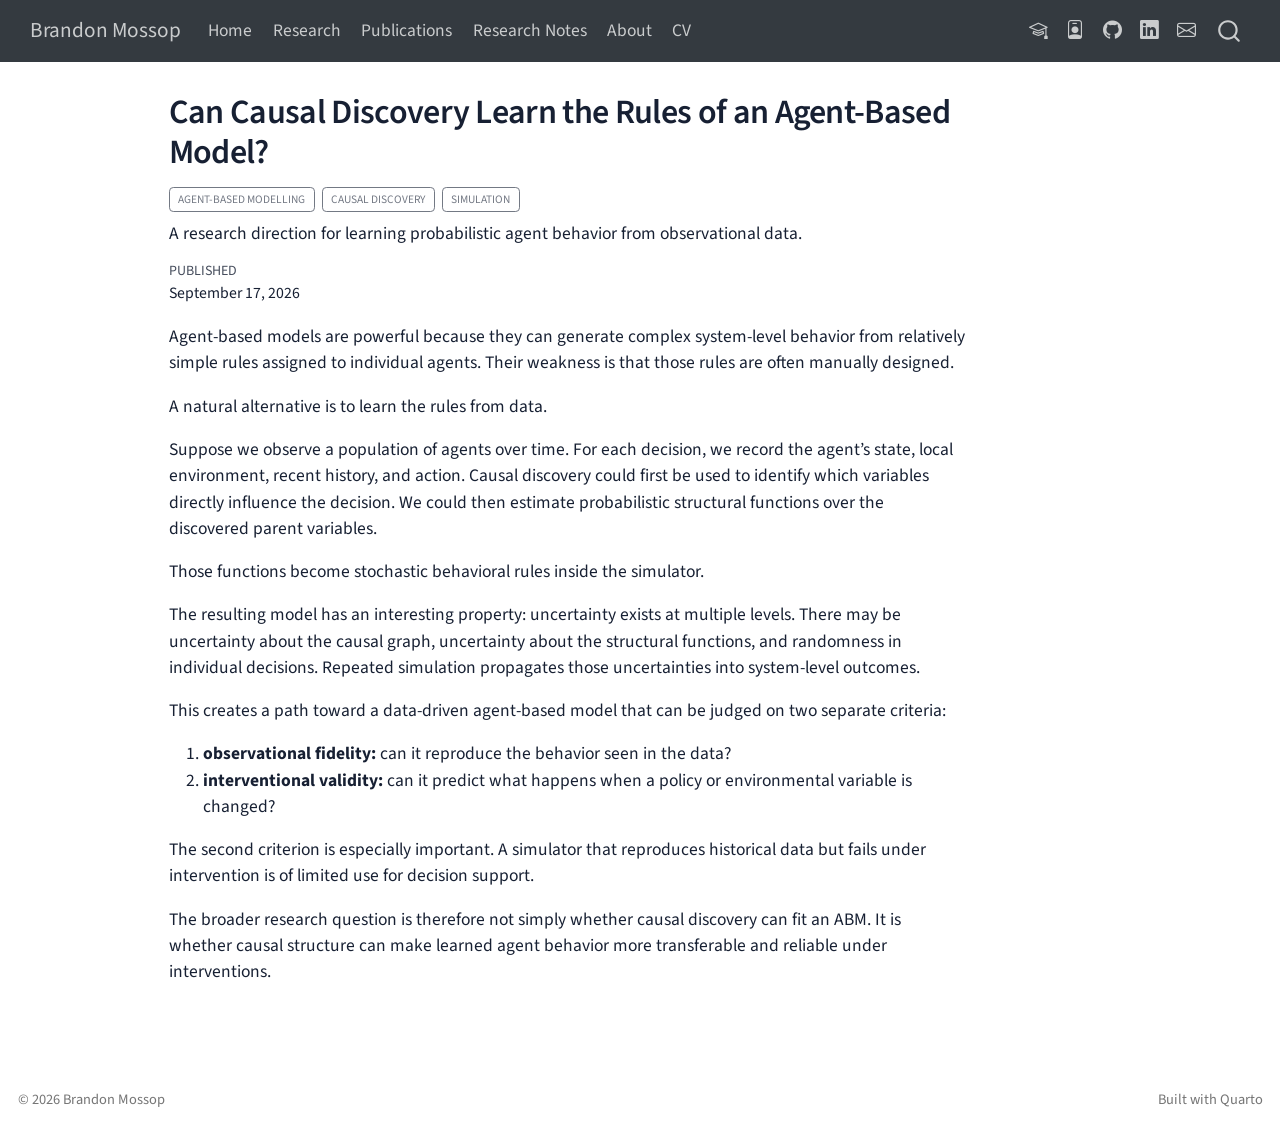
<file: posts/causal-abm/index.html>
<!DOCTYPE html>
<html xmlns="http://www.w3.org/1999/xhtml" lang="en" xml:lang="en"><head>

<meta charset="utf-8">
<meta name="generator" content="quarto-1.10.18">

<meta name="viewport" content="width=device-width, initial-scale=1.0, user-scalable=yes">

<meta name="dcterms.date" content="2026-09-17">
<meta name="description" content="A research direction for learning probabilistic agent behavior from observational data.">

<title>Can Causal Discovery Learn the Rules of an Agent-Based Model? – Brandon Mossop</title>
<style>
/* Default styles provided by pandoc.
** See https://pandoc.org/MANUAL.html#variables-for-html for config info.
*/
span.smallcaps{font-variant: small-caps;}
div.columns{display: flex; gap: 1.5em;}
div.column{flex: auto;}
@media screen {
div.columns{gap: min(4vw, 1.5em);}
div.column{overflow-x: auto;}
}
div.hanging-indent{margin-left: 1.5em; text-indent: -1.5em;}
ul.task-list{list-style: none;}
ul.task-list li input[type="checkbox"] {
  width: 0.8em;
  margin: 0 0.8em 0.2em -1em; /* quarto-specific, see https://github.com/quarto-dev/quarto-cli/issues/4556 */ 
  vertical-align: middle;
}
</style>


<script src="../../site_libs/quarto-nav/quarto-nav.js"></script>
<script src="../../site_libs/quarto-nav/headroom.min.js"></script>
<script src="../../site_libs/clipboard/clipboard.min.js"></script>
<script src="../../site_libs/quarto-search/autocomplete.umd.js"></script>
<script src="../../site_libs/quarto-search/fuse.min.js"></script>
<script src="../../site_libs/quarto-search/quarto-search.js"></script>
<meta name="quarto:offset" content="../../">
<link href="../../assets/personal-website-favicon.svg" rel="icon" type="image/svg+xml">
<script src="../../site_libs/quarto-html/quarto.js" type="module"></script>
<script src="../../site_libs/quarto-html/tabsets/tabsets.js" type="module"></script>
<script src="../../site_libs/quarto-html/popper.min.js"></script>
<script src="../../site_libs/quarto-html/tippy.umd.min.js"></script>
<script src="../../site_libs/quarto-html/anchor.min.js"></script>
<link href="../../site_libs/quarto-html/tippy.css" rel="stylesheet">
<link href="../../site_libs/quarto-html/quarto-syntax-highlighting-64a204ab8560d761af7679ceaba22944.css" rel="stylesheet" id="quarto-text-highlighting-styles">
<script src="../../site_libs/bootstrap/bootstrap.min.js"></script>
<link href="../../site_libs/bootstrap/bootstrap-icons.css" rel="stylesheet">
<link href="../../site_libs/bootstrap/bootstrap-1f8d4a1018e3d80cd5e6419dd02652f1.min.css" rel="stylesheet" append-hash="true" id="quarto-bootstrap" data-mode="light">
<script id="quarto-search-options" type="application/json">{
  "location": "navbar",
  "copy-button": false,
  "collapse-after": 3,
  "panel-placement": "end",
  "type": "overlay",
  "limit": 50,
  "keyboard-shortcut": [
    "f",
    "/",
    "s"
  ],
  "show-item-context": false,
  "language": {
    "search-no-results-text": "No results",
    "search-matching-documents-text": "matching documents",
    "search-copy-link-title": "Copy link to search",
    "search-hide-matches-text": "Hide additional matches",
    "search-more-match-text": "more match in this document",
    "search-more-matches-text": "more matches in this document",
    "search-clear-button-title": "Clear",
    "search-text-placeholder": "",
    "search-detached-cancel-button-title": "Cancel",
    "search-submit-button-title": "Submit",
    "search-label": "Search"
  }
}</script>
<style>html{ scroll-behavior: smooth; }</style>


<link rel="stylesheet" href="../../styles.css">
</head>

<body class="nav-fixed quarto-light">

<div id="quarto-search-results"></div>
  <header id="quarto-header" class="headroom fixed-top">
    <nav class="navbar navbar-expand-lg " data-bs-theme="dark">
      <div class="navbar-container container-fluid">
      <div class="navbar-brand-container mx-auto">
    <a class="navbar-brand" href="../../index.html">
    <span class="navbar-title">Brandon Mossop</span>
    </a>
  </div>
            <div id="quarto-search" class="" title="Search"></div>
          <button class="navbar-toggler" type="button" data-bs-toggle="collapse" data-bs-target="#navbarCollapse" aria-controls="navbarCollapse" role="menu" aria-expanded="false" aria-label="Toggle navigation" onclick="if (window.quartoToggleHeadroom) { window.quartoToggleHeadroom(); }">
  <span class="navbar-toggler-icon"></span>
</button>
          <div class="collapse navbar-collapse" id="navbarCollapse">
            <ul class="navbar-nav navbar-nav-scroll me-auto">
  <li class="nav-item">
    <a class="nav-link" href="../../index.html"> 
<span class="menu-text">Home</span></a>
  </li>  
  <li class="nav-item">
    <a class="nav-link" href="../../research.html"> 
<span class="menu-text">Research</span></a>
  </li>  
  <li class="nav-item">
    <a class="nav-link" href="../../publications.html"> 
<span class="menu-text">Publications</span></a>
  </li>  
  <li class="nav-item">
    <a class="nav-link" href="../../posts/index.html"> 
<span class="menu-text">Research Notes</span></a>
  </li>  
  <li class="nav-item">
    <a class="nav-link" href="../../about.html"> 
<span class="menu-text">About</span></a>
  </li>  
  <li class="nav-item">
    <a class="nav-link" href="../../cv.html"> 
<span class="menu-text">CV</span></a>
  </li>  
</ul>
            <ul class="navbar-nav navbar-nav-scroll ms-auto">
  <li class="nav-item compact">
    <a class="nav-link" href="https://scholar.google.com/citations?user=MAJ99A8AAAAJ&amp;hl=en&amp;oi=ao" target="_blank"> <i class="bi bi-mortarboard" role="img" aria-label="Google Scholar">
</i> 
<span class="menu-text"></span></a>
  </li>  
  <li class="nav-item compact">
    <a class="nav-link" href="https://orcid.org/0009-0000-6017-8079" target="_blank"> <i class="bi bi-person-badge" role="img" aria-label="ORCID">
</i> 
<span class="menu-text"></span></a>
  </li>  
  <li class="nav-item compact">
    <a class="nav-link" href="https://github.com/bdmossop" target="_blank"> <i class="bi bi-github" role="img" aria-label="GitHub">
</i> 
<span class="menu-text"></span></a>
  </li>  
  <li class="nav-item compact">
    <a class="nav-link" href="https://www.linkedin.com/in/brandon-mossop-1a27b799/" target="_blank"> <i class="bi bi-linkedin" role="img" aria-label="LinkedIn">
</i> 
<span class="menu-text"></span></a>
  </li>  
  <li class="nav-item compact">
    <a class="nav-link" href="mailto:brandon.mossop@queensu.ca"> <i class="bi bi-envelope" role="img" aria-label="Email Brandon Mossop">
</i> 
<span class="menu-text"></span></a>
  </li>  
</ul>
          </div> <!-- /navcollapse -->
            <div class="quarto-navbar-tools">
</div>
      </div> <!-- /container-fluid -->
    </nav>
</header>
<!-- content -->
<div id="quarto-content" class="quarto-container page-columns page-rows-contents page-layout-article page-navbar">
<!-- sidebar -->
<!-- margin-sidebar -->
    <div id="quarto-margin-sidebar" class="sidebar margin-sidebar zindex-bottom">
        
    </div>
<!-- main -->
<main class="content" id="quarto-document-content">

<header id="title-block-header" class="quarto-title-block default">
<div class="quarto-title">
<h1 class="title">Can Causal Discovery Learn the Rules of an Agent-Based Model?</h1>
  <div class="quarto-categories">
    <div class="quarto-category">Agent-Based Modelling</div>
    <div class="quarto-category">Causal Discovery</div>
    <div class="quarto-category">Simulation</div>
  </div>
  </div>

<div>
  <div class="description">
    A research direction for learning probabilistic agent behavior from observational data.
  </div>
</div>


<div class="quarto-title-meta">

    
    <div>
    <div class="quarto-title-meta-heading">Published</div>
    <div class="quarto-title-meta-contents">
      <p class="date">September 17, 2026</p>
    </div>
  </div>
  
    
  </div>
  


</header>


<p>Agent-based models are powerful because they can generate complex system-level behavior from relatively simple rules assigned to individual agents. Their weakness is that those rules are often manually designed.</p>
<p>A natural alternative is to learn the rules from data.</p>
<p>Suppose we observe a population of agents over time. For each decision, we record the agent’s state, local environment, recent history, and action. Causal discovery could first be used to identify which variables directly influence the decision. We could then estimate probabilistic structural functions over the discovered parent variables.</p>
<p>Those functions become stochastic behavioral rules inside the simulator.</p>
<p>The resulting model has an interesting property: uncertainty exists at multiple levels. There may be uncertainty about the causal graph, uncertainty about the structural functions, and randomness in individual decisions. Repeated simulation propagates those uncertainties into system-level outcomes.</p>
<p>This creates a path toward a data-driven agent-based model that can be judged on two separate criteria:</p>
<ol type="1">
<li><strong>observational fidelity:</strong> can it reproduce the behavior seen in the data?</li>
<li><strong>interventional validity:</strong> can it predict what happens when a policy or environmental variable is changed?</li>
</ol>
<p>The second criterion is especially important. A simulator that reproduces historical data but fails under intervention is of limited use for decision support.</p>
<p>The broader research question is therefore not simply whether causal discovery can fit an ABM. It is whether causal structure can make learned agent behavior more transferable and reliable under interventions.</p>



<a onclick="window.scrollTo(0, 0); return false;" role="button" id="quarto-back-to-top"><i class="bi bi-arrow-up"></i> Back to top</a></main> <!-- /main -->
<script id="quarto-html-after-body" type="application/javascript">
  window.document.addEventListener("DOMContentLoaded", function (event) {
    const icon = "";
    const anchorJS = new window.AnchorJS();
    anchorJS.options = {
      placement: 'right',
      icon: icon
    };
    anchorJS.add('.anchored');
    const isCodeAnnotation = (el) => {
      for (const clz of el.classList) {
        if (clz.startsWith('code-annotation-')) {                     
          return true;
        }
      }
      return false;
    }
    const onCopySuccess = function(e) {
      // button target
      const button = e.trigger;
      // don't keep focus
      button.blur();
      // flash "checked"
      button.classList.add('code-copy-button-checked');
      var currentTitle = button.getAttribute("title");
      button.setAttribute("title", "Copied!");
      let tooltip;
      if (window.bootstrap) {
        button.setAttribute("data-bs-toggle", "tooltip");
        button.setAttribute("data-bs-placement", "left");
        button.setAttribute("data-bs-title", "Copied!");
        tooltip = new bootstrap.Tooltip(button, 
          { trigger: "manual", 
            customClass: "code-copy-button-tooltip",
            offset: [0, -8]});
        tooltip.show();    
      }
      setTimeout(function() {
        if (tooltip) {
          tooltip.hide();
          button.removeAttribute("data-bs-title");
          button.removeAttribute("data-bs-toggle");
          button.removeAttribute("data-bs-placement");
        }
        button.setAttribute("title", currentTitle);
        button.classList.remove('code-copy-button-checked');
      }, 1000);
      // clear code selection
      e.clearSelection();
    }
    const getTextToCopy = function(trigger) {
      const outerScaffold = trigger.parentElement.cloneNode(true);
      const codeEl = outerScaffold.querySelector('code');
      for (const childEl of codeEl.children) {
        if (isCodeAnnotation(childEl)) {
          childEl.remove();
        }
      }
      return codeEl.innerText;
    }
    const clipboard = new window.ClipboardJS('.code-copy-button:not([data-in-quarto-modal])', {
      text: getTextToCopy
    });
    clipboard.on('success', onCopySuccess);
    if (window.document.getElementById('quarto-embedded-source-code-modal')) {
      const clipboardModal = new window.ClipboardJS('.code-copy-button[data-in-quarto-modal]', {
        text: getTextToCopy,
        container: window.document.getElementById('quarto-embedded-source-code-modal')
      });
      clipboardModal.on('success', onCopySuccess);
    }
      var localhostRegex = new RegExp(/^(?:http|https):\/\/localhost\:?[0-9]*\//);
      var mailtoRegex = new RegExp(/^mailto:/);
        var filterRegex = new RegExp("https:\/\/brandonmossop\.com");
      var isInternal = (href) => {
          return filterRegex.test(href) || localhostRegex.test(href) || mailtoRegex.test(href);
      }
      // Inspect non-navigation links and adorn them if external
     var links = window.document.querySelectorAll('a[href]:not(.nav-link):not(.navbar-brand):not(.toc-action):not(.sidebar-link):not(.sidebar-item-toggle):not(.pagination-link):not(.no-external):not([aria-hidden]):not(.dropdown-item):not(.quarto-navigation-tool):not(.about-link)');
      for (var i=0; i<links.length; i++) {
        const link = links[i];
        if (!isInternal(link.href)) {
          // undo the damage that might have been done by quarto-nav.js in the case of
          // links that we want to consider external
          if (link.dataset.originalHref !== undefined) {
            link.href = link.dataset.originalHref;
          }
            // target, if specified
            link.setAttribute("target", "_blank");
            if (link.getAttribute("rel") === null) {
              link.setAttribute("rel", "noopener");
            }
        }
      }
    function tippyHover(el, contentFn, onTriggerFn, onUntriggerFn) {
      const config = {
        allowHTML: true,
        maxWidth: 500,
        delay: 100,
        arrow: false,
        appendTo: function(el) {
            return el.parentElement;
        },
        interactive: true,
        interactiveBorder: 10,
        theme: 'quarto',
        placement: 'bottom-start',
      };
      if (contentFn) {
        config.content = contentFn;
      }
      if (onTriggerFn) {
        config.onTrigger = onTriggerFn;
      }
      if (onUntriggerFn) {
        config.onUntrigger = onUntriggerFn;
      }
      window.tippy(el, config); 
    }
    const noterefs = window.document.querySelectorAll('a[role="doc-noteref"]');
    for (var i=0; i<noterefs.length; i++) {
      const ref = noterefs[i];
      tippyHover(ref, function() {
        // use id or data attribute instead here
        let href = ref.getAttribute('data-footnote-href') || ref.getAttribute('href');
        try { href = new URL(href).hash; } catch {}
        const id = href.replace(/^#\/?/, "");
        const note = window.document.getElementById(id);
        if (note) {
          return note.innerHTML;
        } else {
          return "";
        }
      });
    }
    const xrefs = window.document.querySelectorAll('a.quarto-xref');
    const processXRef = (id, note) => {
      // Strip column container classes
      const stripColumnClz = (el) => {
        el.classList.remove("page-full", "page-columns");
        if (el.children) {
          for (const child of el.children) {
            stripColumnClz(child);
          }
        }
      }
      stripColumnClz(note)
      if (id === null || id.startsWith('sec-')) {
        // Special case sections, only their first couple elements
        const container = document.createElement("div");
        if (note.children && note.children.length > 2) {
          container.appendChild(note.children[0].cloneNode(true));
          for (let i = 1; i < note.children.length; i++) {
            const child = note.children[i];
            if (child.tagName === "P" && child.innerText === "") {
              continue;
            } else {
              container.appendChild(child.cloneNode(true));
              break;
            }
          }
          if (window.Quarto?.typesetMath) {
            window.Quarto.typesetMath(container);
          }
          return container.innerHTML
        } else {
          if (window.Quarto?.typesetMath) {
            window.Quarto.typesetMath(note);
          }
          return note.innerHTML;
        }
      } else {
        // Remove any anchor links if they are present
        const anchorLink = note.querySelector('a.anchorjs-link');
        if (anchorLink) {
          anchorLink.remove();
        }
        if (window.Quarto?.typesetMath) {
          window.Quarto.typesetMath(note);
        }
        if (note.classList.contains("callout")) {
          return note.outerHTML;
        } else {
          return note.innerHTML;
        }
      }
    }
    for (var i=0; i<xrefs.length; i++) {
      const xref = xrefs[i];
      tippyHover(xref, undefined, function(instance) {
        instance.disable();
        let url = xref.getAttribute('href');
        let hash = undefined; 
        if (url.startsWith('#')) {
          hash = url;
        } else {
          try { hash = new URL(url).hash; } catch {}
        }
        if (hash) {
          const id = hash.replace(/^#\/?/, "");
          const note = window.document.getElementById(id);
          if (note !== null) {
            try {
              const html = processXRef(id, note.cloneNode(true));
              instance.setContent(html);
            } finally {
              instance.enable();
              instance.show();
            }
          } else {
            // See if we can fetch this
            fetch(url.split('#')[0])
            .then(res => res.text())
            .then(html => {
              const parser = new DOMParser();
              const htmlDoc = parser.parseFromString(html, "text/html");
              const note = htmlDoc.getElementById(id);
              if (note !== null) {
                const html = processXRef(id, note);
                instance.setContent(html);
              } 
            }).finally(() => {
              instance.enable();
              instance.show();
            });
          }
        } else {
          // See if we can fetch a full url (with no hash to target)
          // This is a special case and we should probably do some content thinning / targeting
          fetch(url)
          .then(res => res.text())
          .then(html => {
            const parser = new DOMParser();
            const htmlDoc = parser.parseFromString(html, "text/html");
            const note = htmlDoc.querySelector('main.content');
            if (note !== null) {
              // This should only happen for chapter cross references
              // (since there is no id in the URL)
              // remove the first header
              if (note.children.length > 0 && note.children[0].tagName === "HEADER") {
                note.children[0].remove();
              }
              const html = processXRef(null, note);
              instance.setContent(html);
            } 
          }).finally(() => {
            instance.enable();
            instance.show();
          });
        }
      }, function(instance) {
      });
    }
        let selectedAnnoteEl;
        const selectorForAnnotation = ( cell, annotation) => {
          let cellAttr = 'data-code-cell="' + cell + '"';
          let lineAttr = 'data-code-annotation="' +  annotation + '"';
          const selector = 'span[' + cellAttr + '][' + lineAttr + ']';
          return selector;
        }
        const selectCodeLines = (annoteEl) => {
          const doc = window.document;
          const targetCell = annoteEl.getAttribute("data-target-cell");
          const targetAnnotation = annoteEl.getAttribute("data-target-annotation");
          const annoteSpan = window.document.querySelector(selectorForAnnotation(targetCell, targetAnnotation));
          const lines = annoteSpan.getAttribute("data-code-lines").split(",");
          const lineIds = lines.map((line) => {
            return targetCell + "-" + line;
          })
          let top = null;
          let height = null;
          let parent = null;
          if (lineIds.length > 0) {
              //compute the position of the single el (top and bottom and make a div)
              const el = window.document.getElementById(lineIds[0]);
              top = el.offsetTop;
              height = el.offsetHeight;
              parent = el.parentElement.parentElement;
            if (lineIds.length > 1) {
              const lastEl = window.document.getElementById(lineIds[lineIds.length - 1]);
              const bottom = lastEl.offsetTop + lastEl.offsetHeight;
              height = bottom - top;
            }
            if (top !== null && height !== null && parent !== null) {
              // cook up a div (if necessary) and position it 
              let div = window.document.getElementById("code-annotation-line-highlight");
              if (div === null) {
                div = window.document.createElement("div");
                div.setAttribute("id", "code-annotation-line-highlight");
                div.style.position = 'absolute';
                parent.appendChild(div);
              }
              div.style.top = top - 2 + "px";
              div.style.height = height + 4 + "px";
              div.style.left = 0;
              let gutterDiv = window.document.getElementById("code-annotation-line-highlight-gutter");
              if (gutterDiv === null) {
                gutterDiv = window.document.createElement("div");
                gutterDiv.setAttribute("id", "code-annotation-line-highlight-gutter");
                gutterDiv.style.position = 'absolute';
                const codeCell = window.document.getElementById(targetCell);
                const gutter = codeCell.querySelector('.code-annotation-gutter');
                gutter.appendChild(gutterDiv);
              }
              gutterDiv.style.top = top - 2 + "px";
              gutterDiv.style.height = height + 4 + "px";
            }
            selectedAnnoteEl = annoteEl;
          }
        };
        const unselectCodeLines = () => {
          const elementsIds = ["code-annotation-line-highlight", "code-annotation-line-highlight-gutter"];
          elementsIds.forEach((elId) => {
            const div = window.document.getElementById(elId);
            if (div) {
              div.remove();
            }
          });
          selectedAnnoteEl = undefined;
        };
          // Handle positioning of the toggle
      window.addEventListener(
        "resize",
        throttle(() => {
          elRect = undefined;
          if (selectedAnnoteEl) {
            selectCodeLines(selectedAnnoteEl);
          }
        }, 10)
      );
      function throttle(fn, ms) {
      let throttle = false;
      let timer;
        return (...args) => {
          if(!throttle) { // first call gets through
              fn.apply(this, args);
              throttle = true;
          } else { // all the others get throttled
              if(timer) clearTimeout(timer); // cancel #2
              timer = setTimeout(() => {
                fn.apply(this, args);
                timer = throttle = false;
              }, ms);
          }
        };
      }
        // Attach click handler to the DT
        const annoteDls = window.document.querySelectorAll('dt[data-target-cell]');
        for (const annoteDlNode of annoteDls) {
          annoteDlNode.addEventListener('click', (event) => {
            const clickedEl = event.target;
            if (clickedEl !== selectedAnnoteEl) {
              unselectCodeLines();
              const activeEl = window.document.querySelector('dt[data-target-cell].code-annotation-active');
              if (activeEl) {
                activeEl.classList.remove('code-annotation-active');
              }
              selectCodeLines(clickedEl);
              clickedEl.classList.add('code-annotation-active');
            } else {
              // Unselect the line
              unselectCodeLines();
              clickedEl.classList.remove('code-annotation-active');
            }
          });
        }
    const findCites = (el) => {
      const parentEl = el.parentElement;
      if (parentEl) {
        const cites = parentEl.dataset.cites;
        if (cites) {
          return {
            el,
            cites: cites.split(' ')
          };
        } else {
          return findCites(el.parentElement)
        }
      } else {
        return undefined;
      }
    };
    var bibliorefs = window.document.querySelectorAll('a[role="doc-biblioref"]');
    for (var i=0; i<bibliorefs.length; i++) {
      const ref = bibliorefs[i];
      const citeInfo = findCites(ref);
      if (citeInfo) {
        tippyHover(citeInfo.el, function() {
          var popup = window.document.createElement('div');
          citeInfo.cites.forEach(function(cite) {
            var citeDiv = window.document.createElement('div');
            citeDiv.classList.add('hanging-indent');
            citeDiv.classList.add('csl-entry');
            var biblioDiv = window.document.getElementById('ref-' + cite);
            if (biblioDiv) {
              citeDiv.innerHTML = biblioDiv.innerHTML;
            }
            popup.appendChild(citeDiv);
          });
          return popup.innerHTML;
        });
      }
    }
  });
  </script>
</div> <!-- /content -->
<footer class="footer">
  <div class="nav-footer">
    <div class="nav-footer-left">
<p>© 2026 Brandon Mossop</p>
</div>   
    <div class="nav-footer-center">
      &nbsp;
    </div>
    <div class="nav-footer-right">
<p>Built with Quarto</p>
</div>
  </div>
</footer>




<script src="../../site_libs/quarto-html/zenscroll-min.js"></script>
</body></html>
</file>
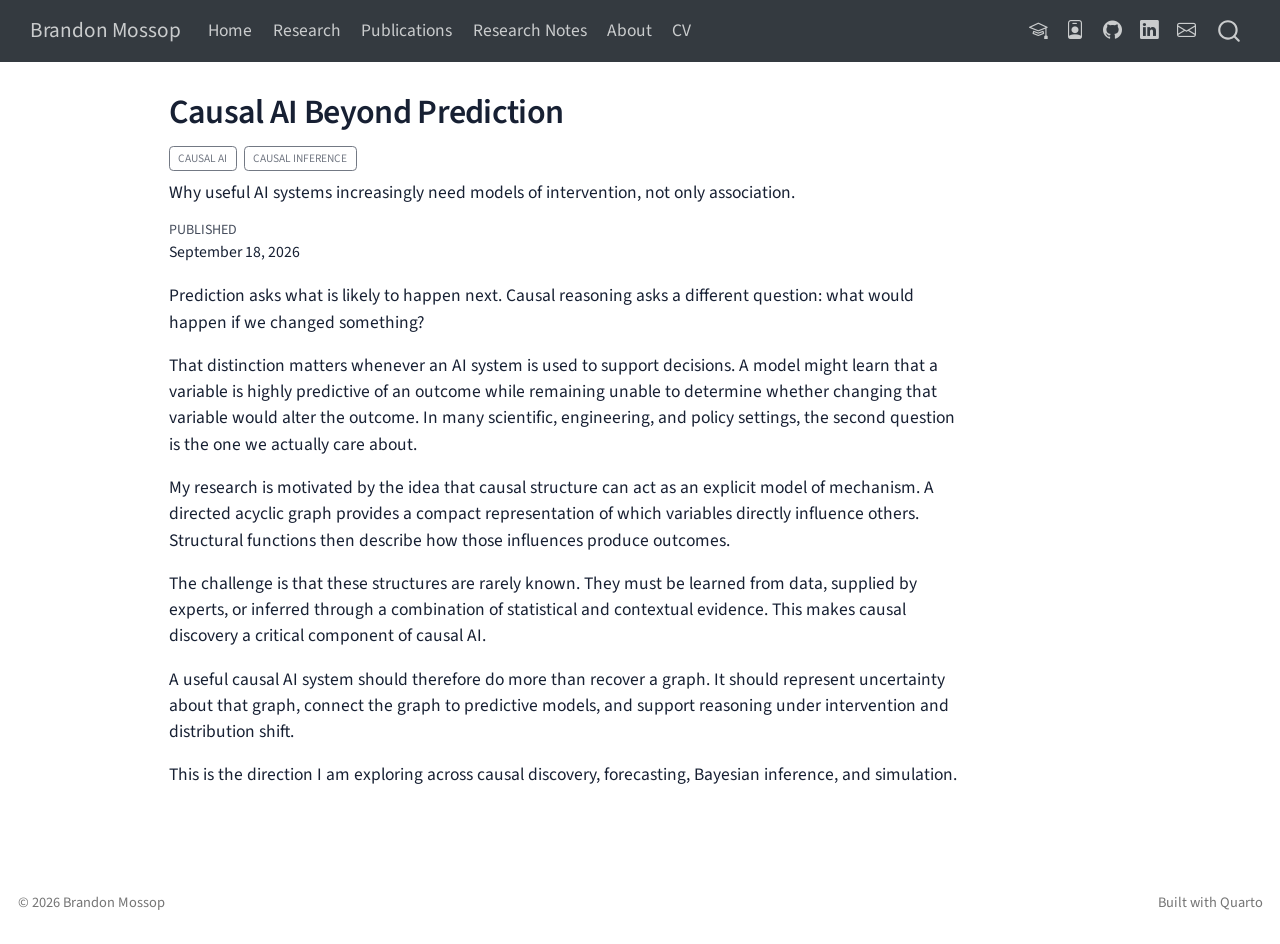
<file: posts/causal-ai-beyond-prediction/index.html>
<!DOCTYPE html>
<html xmlns="http://www.w3.org/1999/xhtml" lang="en" xml:lang="en"><head>

<meta charset="utf-8">
<meta name="generator" content="quarto-1.10.18">

<meta name="viewport" content="width=device-width, initial-scale=1.0, user-scalable=yes">

<meta name="dcterms.date" content="2026-09-18">
<meta name="description" content="Why useful AI systems increasingly need models of intervention, not only association.">

<title>Causal AI Beyond Prediction – Brandon Mossop</title>
<style>
/* Default styles provided by pandoc.
** See https://pandoc.org/MANUAL.html#variables-for-html for config info.
*/
span.smallcaps{font-variant: small-caps;}
div.columns{display: flex; gap: 1.5em;}
div.column{flex: auto;}
@media screen {
div.columns{gap: min(4vw, 1.5em);}
div.column{overflow-x: auto;}
}
div.hanging-indent{margin-left: 1.5em; text-indent: -1.5em;}
ul.task-list{list-style: none;}
ul.task-list li input[type="checkbox"] {
  width: 0.8em;
  margin: 0 0.8em 0.2em -1em; /* quarto-specific, see https://github.com/quarto-dev/quarto-cli/issues/4556 */ 
  vertical-align: middle;
}
</style>


<script src="../../site_libs/quarto-nav/quarto-nav.js"></script>
<script src="../../site_libs/quarto-nav/headroom.min.js"></script>
<script src="../../site_libs/clipboard/clipboard.min.js"></script>
<script src="../../site_libs/quarto-search/autocomplete.umd.js"></script>
<script src="../../site_libs/quarto-search/fuse.min.js"></script>
<script src="../../site_libs/quarto-search/quarto-search.js"></script>
<meta name="quarto:offset" content="../../">
<link href="../../assets/personal-website-favicon.svg" rel="icon" type="image/svg+xml">
<script src="../../site_libs/quarto-html/quarto.js" type="module"></script>
<script src="../../site_libs/quarto-html/tabsets/tabsets.js" type="module"></script>
<script src="../../site_libs/quarto-html/popper.min.js"></script>
<script src="../../site_libs/quarto-html/tippy.umd.min.js"></script>
<script src="../../site_libs/quarto-html/anchor.min.js"></script>
<link href="../../site_libs/quarto-html/tippy.css" rel="stylesheet">
<link href="../../site_libs/quarto-html/quarto-syntax-highlighting-64a204ab8560d761af7679ceaba22944.css" rel="stylesheet" id="quarto-text-highlighting-styles">
<script src="../../site_libs/bootstrap/bootstrap.min.js"></script>
<link href="../../site_libs/bootstrap/bootstrap-icons.css" rel="stylesheet">
<link href="../../site_libs/bootstrap/bootstrap-1f8d4a1018e3d80cd5e6419dd02652f1.min.css" rel="stylesheet" append-hash="true" id="quarto-bootstrap" data-mode="light">
<script id="quarto-search-options" type="application/json">{
  "location": "navbar",
  "copy-button": false,
  "collapse-after": 3,
  "panel-placement": "end",
  "type": "overlay",
  "limit": 50,
  "keyboard-shortcut": [
    "f",
    "/",
    "s"
  ],
  "show-item-context": false,
  "language": {
    "search-no-results-text": "No results",
    "search-matching-documents-text": "matching documents",
    "search-copy-link-title": "Copy link to search",
    "search-hide-matches-text": "Hide additional matches",
    "search-more-match-text": "more match in this document",
    "search-more-matches-text": "more matches in this document",
    "search-clear-button-title": "Clear",
    "search-text-placeholder": "",
    "search-detached-cancel-button-title": "Cancel",
    "search-submit-button-title": "Submit",
    "search-label": "Search"
  }
}</script>
<style>html{ scroll-behavior: smooth; }</style>


<link rel="stylesheet" href="../../styles.css">
</head>

<body class="nav-fixed quarto-light">

<div id="quarto-search-results"></div>
  <header id="quarto-header" class="headroom fixed-top">
    <nav class="navbar navbar-expand-lg " data-bs-theme="dark">
      <div class="navbar-container container-fluid">
      <div class="navbar-brand-container mx-auto">
    <a class="navbar-brand" href="../../index.html">
    <span class="navbar-title">Brandon Mossop</span>
    </a>
  </div>
            <div id="quarto-search" class="" title="Search"></div>
          <button class="navbar-toggler" type="button" data-bs-toggle="collapse" data-bs-target="#navbarCollapse" aria-controls="navbarCollapse" role="menu" aria-expanded="false" aria-label="Toggle navigation" onclick="if (window.quartoToggleHeadroom) { window.quartoToggleHeadroom(); }">
  <span class="navbar-toggler-icon"></span>
</button>
          <div class="collapse navbar-collapse" id="navbarCollapse">
            <ul class="navbar-nav navbar-nav-scroll me-auto">
  <li class="nav-item">
    <a class="nav-link" href="../../index.html"> 
<span class="menu-text">Home</span></a>
  </li>  
  <li class="nav-item">
    <a class="nav-link" href="../../research.html"> 
<span class="menu-text">Research</span></a>
  </li>  
  <li class="nav-item">
    <a class="nav-link" href="../../publications.html"> 
<span class="menu-text">Publications</span></a>
  </li>  
  <li class="nav-item">
    <a class="nav-link" href="../../posts/index.html"> 
<span class="menu-text">Research Notes</span></a>
  </li>  
  <li class="nav-item">
    <a class="nav-link" href="../../about.html"> 
<span class="menu-text">About</span></a>
  </li>  
  <li class="nav-item">
    <a class="nav-link" href="../../cv.html"> 
<span class="menu-text">CV</span></a>
  </li>  
</ul>
            <ul class="navbar-nav navbar-nav-scroll ms-auto">
  <li class="nav-item compact">
    <a class="nav-link" href="https://scholar.google.com/citations?user=MAJ99A8AAAAJ&amp;hl=en&amp;oi=ao" target="_blank"> <i class="bi bi-mortarboard" role="img" aria-label="Google Scholar">
</i> 
<span class="menu-text"></span></a>
  </li>  
  <li class="nav-item compact">
    <a class="nav-link" href="https://orcid.org/0009-0000-6017-8079" target="_blank"> <i class="bi bi-person-badge" role="img" aria-label="ORCID">
</i> 
<span class="menu-text"></span></a>
  </li>  
  <li class="nav-item compact">
    <a class="nav-link" href="https://github.com/bdmossop" target="_blank"> <i class="bi bi-github" role="img" aria-label="GitHub">
</i> 
<span class="menu-text"></span></a>
  </li>  
  <li class="nav-item compact">
    <a class="nav-link" href="https://www.linkedin.com/in/brandon-mossop-1a27b799/" target="_blank"> <i class="bi bi-linkedin" role="img" aria-label="LinkedIn">
</i> 
<span class="menu-text"></span></a>
  </li>  
  <li class="nav-item compact">
    <a class="nav-link" href="mailto:brandon.mossop@queensu.ca"> <i class="bi bi-envelope" role="img" aria-label="Email Brandon Mossop">
</i> 
<span class="menu-text"></span></a>
  </li>  
</ul>
          </div> <!-- /navcollapse -->
            <div class="quarto-navbar-tools">
</div>
      </div> <!-- /container-fluid -->
    </nav>
</header>
<!-- content -->
<div id="quarto-content" class="quarto-container page-columns page-rows-contents page-layout-article page-navbar">
<!-- sidebar -->
<!-- margin-sidebar -->
    <div id="quarto-margin-sidebar" class="sidebar margin-sidebar zindex-bottom">
        
    </div>
<!-- main -->
<main class="content" id="quarto-document-content">

<header id="title-block-header" class="quarto-title-block default">
<div class="quarto-title">
<h1 class="title">Causal AI Beyond Prediction</h1>
  <div class="quarto-categories">
    <div class="quarto-category">Causal AI</div>
    <div class="quarto-category">Causal Inference</div>
  </div>
  </div>

<div>
  <div class="description">
    Why useful AI systems increasingly need models of intervention, not only association.
  </div>
</div>


<div class="quarto-title-meta">

    
    <div>
    <div class="quarto-title-meta-heading">Published</div>
    <div class="quarto-title-meta-contents">
      <p class="date">September 18, 2026</p>
    </div>
  </div>
  
    
  </div>
  


</header>


<p>Prediction asks what is likely to happen next. Causal reasoning asks a different question: what would happen if we changed something?</p>
<p>That distinction matters whenever an AI system is used to support decisions. A model might learn that a variable is highly predictive of an outcome while remaining unable to determine whether changing that variable would alter the outcome. In many scientific, engineering, and policy settings, the second question is the one we actually care about.</p>
<p>My research is motivated by the idea that causal structure can act as an explicit model of mechanism. A directed acyclic graph provides a compact representation of which variables directly influence others. Structural functions then describe how those influences produce outcomes.</p>
<p>The challenge is that these structures are rarely known. They must be learned from data, supplied by experts, or inferred through a combination of statistical and contextual evidence. This makes causal discovery a critical component of causal AI.</p>
<p>A useful causal AI system should therefore do more than recover a graph. It should represent uncertainty about that graph, connect the graph to predictive models, and support reasoning under intervention and distribution shift.</p>
<p>This is the direction I am exploring across causal discovery, forecasting, Bayesian inference, and simulation.</p>



<a onclick="window.scrollTo(0, 0); return false;" role="button" id="quarto-back-to-top"><i class="bi bi-arrow-up"></i> Back to top</a></main> <!-- /main -->
<script id="quarto-html-after-body" type="application/javascript">
  window.document.addEventListener("DOMContentLoaded", function (event) {
    const icon = "";
    const anchorJS = new window.AnchorJS();
    anchorJS.options = {
      placement: 'right',
      icon: icon
    };
    anchorJS.add('.anchored');
    const isCodeAnnotation = (el) => {
      for (const clz of el.classList) {
        if (clz.startsWith('code-annotation-')) {                     
          return true;
        }
      }
      return false;
    }
    const onCopySuccess = function(e) {
      // button target
      const button = e.trigger;
      // don't keep focus
      button.blur();
      // flash "checked"
      button.classList.add('code-copy-button-checked');
      var currentTitle = button.getAttribute("title");
      button.setAttribute("title", "Copied!");
      let tooltip;
      if (window.bootstrap) {
        button.setAttribute("data-bs-toggle", "tooltip");
        button.setAttribute("data-bs-placement", "left");
        button.setAttribute("data-bs-title", "Copied!");
        tooltip = new bootstrap.Tooltip(button, 
          { trigger: "manual", 
            customClass: "code-copy-button-tooltip",
            offset: [0, -8]});
        tooltip.show();    
      }
      setTimeout(function() {
        if (tooltip) {
          tooltip.hide();
          button.removeAttribute("data-bs-title");
          button.removeAttribute("data-bs-toggle");
          button.removeAttribute("data-bs-placement");
        }
        button.setAttribute("title", currentTitle);
        button.classList.remove('code-copy-button-checked');
      }, 1000);
      // clear code selection
      e.clearSelection();
    }
    const getTextToCopy = function(trigger) {
      const outerScaffold = trigger.parentElement.cloneNode(true);
      const codeEl = outerScaffold.querySelector('code');
      for (const childEl of codeEl.children) {
        if (isCodeAnnotation(childEl)) {
          childEl.remove();
        }
      }
      return codeEl.innerText;
    }
    const clipboard = new window.ClipboardJS('.code-copy-button:not([data-in-quarto-modal])', {
      text: getTextToCopy
    });
    clipboard.on('success', onCopySuccess);
    if (window.document.getElementById('quarto-embedded-source-code-modal')) {
      const clipboardModal = new window.ClipboardJS('.code-copy-button[data-in-quarto-modal]', {
        text: getTextToCopy,
        container: window.document.getElementById('quarto-embedded-source-code-modal')
      });
      clipboardModal.on('success', onCopySuccess);
    }
      var localhostRegex = new RegExp(/^(?:http|https):\/\/localhost\:?[0-9]*\//);
      var mailtoRegex = new RegExp(/^mailto:/);
        var filterRegex = new RegExp("https:\/\/brandonmossop\.com");
      var isInternal = (href) => {
          return filterRegex.test(href) || localhostRegex.test(href) || mailtoRegex.test(href);
      }
      // Inspect non-navigation links and adorn them if external
     var links = window.document.querySelectorAll('a[href]:not(.nav-link):not(.navbar-brand):not(.toc-action):not(.sidebar-link):not(.sidebar-item-toggle):not(.pagination-link):not(.no-external):not([aria-hidden]):not(.dropdown-item):not(.quarto-navigation-tool):not(.about-link)');
      for (var i=0; i<links.length; i++) {
        const link = links[i];
        if (!isInternal(link.href)) {
          // undo the damage that might have been done by quarto-nav.js in the case of
          // links that we want to consider external
          if (link.dataset.originalHref !== undefined) {
            link.href = link.dataset.originalHref;
          }
            // target, if specified
            link.setAttribute("target", "_blank");
            if (link.getAttribute("rel") === null) {
              link.setAttribute("rel", "noopener");
            }
        }
      }
    function tippyHover(el, contentFn, onTriggerFn, onUntriggerFn) {
      const config = {
        allowHTML: true,
        maxWidth: 500,
        delay: 100,
        arrow: false,
        appendTo: function(el) {
            return el.parentElement;
        },
        interactive: true,
        interactiveBorder: 10,
        theme: 'quarto',
        placement: 'bottom-start',
      };
      if (contentFn) {
        config.content = contentFn;
      }
      if (onTriggerFn) {
        config.onTrigger = onTriggerFn;
      }
      if (onUntriggerFn) {
        config.onUntrigger = onUntriggerFn;
      }
      window.tippy(el, config); 
    }
    const noterefs = window.document.querySelectorAll('a[role="doc-noteref"]');
    for (var i=0; i<noterefs.length; i++) {
      const ref = noterefs[i];
      tippyHover(ref, function() {
        // use id or data attribute instead here
        let href = ref.getAttribute('data-footnote-href') || ref.getAttribute('href');
        try { href = new URL(href).hash; } catch {}
        const id = href.replace(/^#\/?/, "");
        const note = window.document.getElementById(id);
        if (note) {
          return note.innerHTML;
        } else {
          return "";
        }
      });
    }
    const xrefs = window.document.querySelectorAll('a.quarto-xref');
    const processXRef = (id, note) => {
      // Strip column container classes
      const stripColumnClz = (el) => {
        el.classList.remove("page-full", "page-columns");
        if (el.children) {
          for (const child of el.children) {
            stripColumnClz(child);
          }
        }
      }
      stripColumnClz(note)
      if (id === null || id.startsWith('sec-')) {
        // Special case sections, only their first couple elements
        const container = document.createElement("div");
        if (note.children && note.children.length > 2) {
          container.appendChild(note.children[0].cloneNode(true));
          for (let i = 1; i < note.children.length; i++) {
            const child = note.children[i];
            if (child.tagName === "P" && child.innerText === "") {
              continue;
            } else {
              container.appendChild(child.cloneNode(true));
              break;
            }
          }
          if (window.Quarto?.typesetMath) {
            window.Quarto.typesetMath(container);
          }
          return container.innerHTML
        } else {
          if (window.Quarto?.typesetMath) {
            window.Quarto.typesetMath(note);
          }
          return note.innerHTML;
        }
      } else {
        // Remove any anchor links if they are present
        const anchorLink = note.querySelector('a.anchorjs-link');
        if (anchorLink) {
          anchorLink.remove();
        }
        if (window.Quarto?.typesetMath) {
          window.Quarto.typesetMath(note);
        }
        if (note.classList.contains("callout")) {
          return note.outerHTML;
        } else {
          return note.innerHTML;
        }
      }
    }
    for (var i=0; i<xrefs.length; i++) {
      const xref = xrefs[i];
      tippyHover(xref, undefined, function(instance) {
        instance.disable();
        let url = xref.getAttribute('href');
        let hash = undefined; 
        if (url.startsWith('#')) {
          hash = url;
        } else {
          try { hash = new URL(url).hash; } catch {}
        }
        if (hash) {
          const id = hash.replace(/^#\/?/, "");
          const note = window.document.getElementById(id);
          if (note !== null) {
            try {
              const html = processXRef(id, note.cloneNode(true));
              instance.setContent(html);
            } finally {
              instance.enable();
              instance.show();
            }
          } else {
            // See if we can fetch this
            fetch(url.split('#')[0])
            .then(res => res.text())
            .then(html => {
              const parser = new DOMParser();
              const htmlDoc = parser.parseFromString(html, "text/html");
              const note = htmlDoc.getElementById(id);
              if (note !== null) {
                const html = processXRef(id, note);
                instance.setContent(html);
              } 
            }).finally(() => {
              instance.enable();
              instance.show();
            });
          }
        } else {
          // See if we can fetch a full url (with no hash to target)
          // This is a special case and we should probably do some content thinning / targeting
          fetch(url)
          .then(res => res.text())
          .then(html => {
            const parser = new DOMParser();
            const htmlDoc = parser.parseFromString(html, "text/html");
            const note = htmlDoc.querySelector('main.content');
            if (note !== null) {
              // This should only happen for chapter cross references
              // (since there is no id in the URL)
              // remove the first header
              if (note.children.length > 0 && note.children[0].tagName === "HEADER") {
                note.children[0].remove();
              }
              const html = processXRef(null, note);
              instance.setContent(html);
            } 
          }).finally(() => {
            instance.enable();
            instance.show();
          });
        }
      }, function(instance) {
      });
    }
        let selectedAnnoteEl;
        const selectorForAnnotation = ( cell, annotation) => {
          let cellAttr = 'data-code-cell="' + cell + '"';
          let lineAttr = 'data-code-annotation="' +  annotation + '"';
          const selector = 'span[' + cellAttr + '][' + lineAttr + ']';
          return selector;
        }
        const selectCodeLines = (annoteEl) => {
          const doc = window.document;
          const targetCell = annoteEl.getAttribute("data-target-cell");
          const targetAnnotation = annoteEl.getAttribute("data-target-annotation");
          const annoteSpan = window.document.querySelector(selectorForAnnotation(targetCell, targetAnnotation));
          const lines = annoteSpan.getAttribute("data-code-lines").split(",");
          const lineIds = lines.map((line) => {
            return targetCell + "-" + line;
          })
          let top = null;
          let height = null;
          let parent = null;
          if (lineIds.length > 0) {
              //compute the position of the single el (top and bottom and make a div)
              const el = window.document.getElementById(lineIds[0]);
              top = el.offsetTop;
              height = el.offsetHeight;
              parent = el.parentElement.parentElement;
            if (lineIds.length > 1) {
              const lastEl = window.document.getElementById(lineIds[lineIds.length - 1]);
              const bottom = lastEl.offsetTop + lastEl.offsetHeight;
              height = bottom - top;
            }
            if (top !== null && height !== null && parent !== null) {
              // cook up a div (if necessary) and position it 
              let div = window.document.getElementById("code-annotation-line-highlight");
              if (div === null) {
                div = window.document.createElement("div");
                div.setAttribute("id", "code-annotation-line-highlight");
                div.style.position = 'absolute';
                parent.appendChild(div);
              }
              div.style.top = top - 2 + "px";
              div.style.height = height + 4 + "px";
              div.style.left = 0;
              let gutterDiv = window.document.getElementById("code-annotation-line-highlight-gutter");
              if (gutterDiv === null) {
                gutterDiv = window.document.createElement("div");
                gutterDiv.setAttribute("id", "code-annotation-line-highlight-gutter");
                gutterDiv.style.position = 'absolute';
                const codeCell = window.document.getElementById(targetCell);
                const gutter = codeCell.querySelector('.code-annotation-gutter');
                gutter.appendChild(gutterDiv);
              }
              gutterDiv.style.top = top - 2 + "px";
              gutterDiv.style.height = height + 4 + "px";
            }
            selectedAnnoteEl = annoteEl;
          }
        };
        const unselectCodeLines = () => {
          const elementsIds = ["code-annotation-line-highlight", "code-annotation-line-highlight-gutter"];
          elementsIds.forEach((elId) => {
            const div = window.document.getElementById(elId);
            if (div) {
              div.remove();
            }
          });
          selectedAnnoteEl = undefined;
        };
          // Handle positioning of the toggle
      window.addEventListener(
        "resize",
        throttle(() => {
          elRect = undefined;
          if (selectedAnnoteEl) {
            selectCodeLines(selectedAnnoteEl);
          }
        }, 10)
      );
      function throttle(fn, ms) {
      let throttle = false;
      let timer;
        return (...args) => {
          if(!throttle) { // first call gets through
              fn.apply(this, args);
              throttle = true;
          } else { // all the others get throttled
              if(timer) clearTimeout(timer); // cancel #2
              timer = setTimeout(() => {
                fn.apply(this, args);
                timer = throttle = false;
              }, ms);
          }
        };
      }
        // Attach click handler to the DT
        const annoteDls = window.document.querySelectorAll('dt[data-target-cell]');
        for (const annoteDlNode of annoteDls) {
          annoteDlNode.addEventListener('click', (event) => {
            const clickedEl = event.target;
            if (clickedEl !== selectedAnnoteEl) {
              unselectCodeLines();
              const activeEl = window.document.querySelector('dt[data-target-cell].code-annotation-active');
              if (activeEl) {
                activeEl.classList.remove('code-annotation-active');
              }
              selectCodeLines(clickedEl);
              clickedEl.classList.add('code-annotation-active');
            } else {
              // Unselect the line
              unselectCodeLines();
              clickedEl.classList.remove('code-annotation-active');
            }
          });
        }
    const findCites = (el) => {
      const parentEl = el.parentElement;
      if (parentEl) {
        const cites = parentEl.dataset.cites;
        if (cites) {
          return {
            el,
            cites: cites.split(' ')
          };
        } else {
          return findCites(el.parentElement)
        }
      } else {
        return undefined;
      }
    };
    var bibliorefs = window.document.querySelectorAll('a[role="doc-biblioref"]');
    for (var i=0; i<bibliorefs.length; i++) {
      const ref = bibliorefs[i];
      const citeInfo = findCites(ref);
      if (citeInfo) {
        tippyHover(citeInfo.el, function() {
          var popup = window.document.createElement('div');
          citeInfo.cites.forEach(function(cite) {
            var citeDiv = window.document.createElement('div');
            citeDiv.classList.add('hanging-indent');
            citeDiv.classList.add('csl-entry');
            var biblioDiv = window.document.getElementById('ref-' + cite);
            if (biblioDiv) {
              citeDiv.innerHTML = biblioDiv.innerHTML;
            }
            popup.appendChild(citeDiv);
          });
          return popup.innerHTML;
        });
      }
    }
  });
  </script>
</div> <!-- /content -->
<footer class="footer">
  <div class="nav-footer">
    <div class="nav-footer-left">
<p>© 2026 Brandon Mossop</p>
</div>   
    <div class="nav-footer-center">
      &nbsp;
    </div>
    <div class="nav-footer-right">
<p>Built with Quarto</p>
</div>
  </div>
</footer>




<script src="../../site_libs/quarto-html/zenscroll-min.js"></script>
</body></html>
</file>
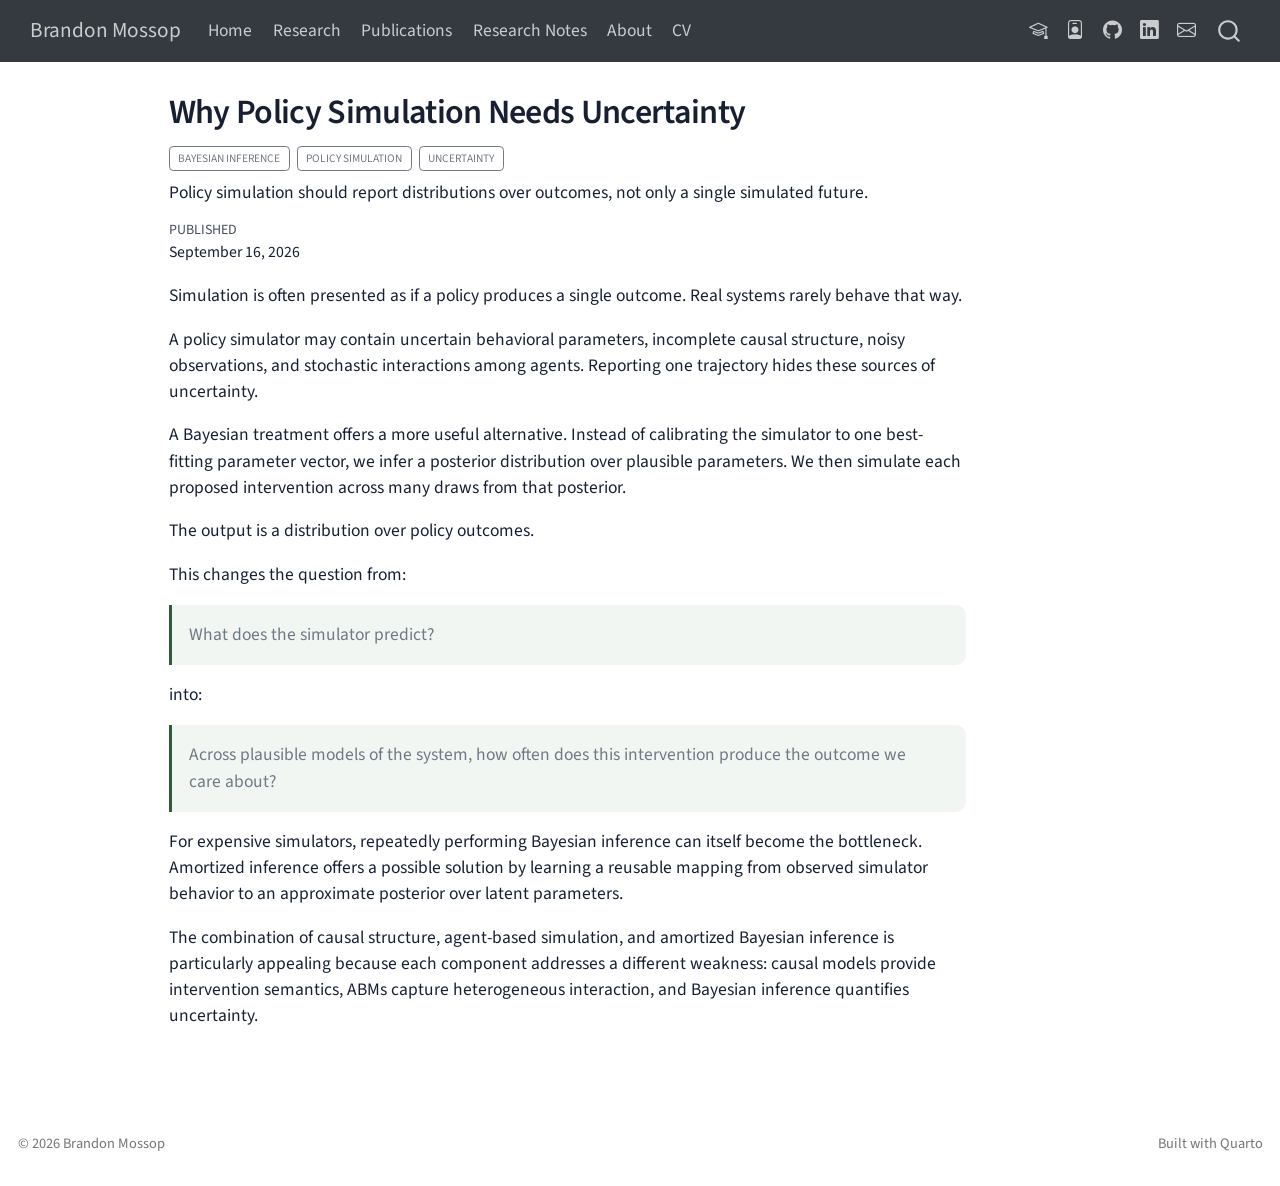
<file: posts/uncertainty-policy-simulation/index.html>
<!DOCTYPE html>
<html xmlns="http://www.w3.org/1999/xhtml" lang="en" xml:lang="en"><head>

<meta charset="utf-8">
<meta name="generator" content="quarto-1.10.18">

<meta name="viewport" content="width=device-width, initial-scale=1.0, user-scalable=yes">

<meta name="dcterms.date" content="2026-09-16">
<meta name="description" content="Policy simulation should report distributions over outcomes, not only a single simulated future.">

<title>Why Policy Simulation Needs Uncertainty – Brandon Mossop</title>
<style>
/* Default styles provided by pandoc.
** See https://pandoc.org/MANUAL.html#variables-for-html for config info.
*/
span.smallcaps{font-variant: small-caps;}
div.columns{display: flex; gap: 1.5em;}
div.column{flex: auto;}
@media screen {
div.columns{gap: min(4vw, 1.5em);}
div.column{overflow-x: auto;}
}
div.hanging-indent{margin-left: 1.5em; text-indent: -1.5em;}
ul.task-list{list-style: none;}
ul.task-list li input[type="checkbox"] {
  width: 0.8em;
  margin: 0 0.8em 0.2em -1em; /* quarto-specific, see https://github.com/quarto-dev/quarto-cli/issues/4556 */ 
  vertical-align: middle;
}
</style>


<script src="../../site_libs/quarto-nav/quarto-nav.js"></script>
<script src="../../site_libs/quarto-nav/headroom.min.js"></script>
<script src="../../site_libs/clipboard/clipboard.min.js"></script>
<script src="../../site_libs/quarto-search/autocomplete.umd.js"></script>
<script src="../../site_libs/quarto-search/fuse.min.js"></script>
<script src="../../site_libs/quarto-search/quarto-search.js"></script>
<meta name="quarto:offset" content="../../">
<link href="../../assets/personal-website-favicon.svg" rel="icon" type="image/svg+xml">
<script src="../../site_libs/quarto-html/quarto.js" type="module"></script>
<script src="../../site_libs/quarto-html/tabsets/tabsets.js" type="module"></script>
<script src="../../site_libs/quarto-html/popper.min.js"></script>
<script src="../../site_libs/quarto-html/tippy.umd.min.js"></script>
<script src="../../site_libs/quarto-html/anchor.min.js"></script>
<link href="../../site_libs/quarto-html/tippy.css" rel="stylesheet">
<link href="../../site_libs/quarto-html/quarto-syntax-highlighting-64a204ab8560d761af7679ceaba22944.css" rel="stylesheet" id="quarto-text-highlighting-styles">
<script src="../../site_libs/bootstrap/bootstrap.min.js"></script>
<link href="../../site_libs/bootstrap/bootstrap-icons.css" rel="stylesheet">
<link href="../../site_libs/bootstrap/bootstrap-1f8d4a1018e3d80cd5e6419dd02652f1.min.css" rel="stylesheet" append-hash="true" id="quarto-bootstrap" data-mode="light">
<script id="quarto-search-options" type="application/json">{
  "location": "navbar",
  "copy-button": false,
  "collapse-after": 3,
  "panel-placement": "end",
  "type": "overlay",
  "limit": 50,
  "keyboard-shortcut": [
    "f",
    "/",
    "s"
  ],
  "show-item-context": false,
  "language": {
    "search-no-results-text": "No results",
    "search-matching-documents-text": "matching documents",
    "search-copy-link-title": "Copy link to search",
    "search-hide-matches-text": "Hide additional matches",
    "search-more-match-text": "more match in this document",
    "search-more-matches-text": "more matches in this document",
    "search-clear-button-title": "Clear",
    "search-text-placeholder": "",
    "search-detached-cancel-button-title": "Cancel",
    "search-submit-button-title": "Submit",
    "search-label": "Search"
  }
}</script>
<style>html{ scroll-behavior: smooth; }</style>


<link rel="stylesheet" href="../../styles.css">
</head>

<body class="nav-fixed quarto-light">

<div id="quarto-search-results"></div>
  <header id="quarto-header" class="headroom fixed-top">
    <nav class="navbar navbar-expand-lg " data-bs-theme="dark">
      <div class="navbar-container container-fluid">
      <div class="navbar-brand-container mx-auto">
    <a class="navbar-brand" href="../../index.html">
    <span class="navbar-title">Brandon Mossop</span>
    </a>
  </div>
            <div id="quarto-search" class="" title="Search"></div>
          <button class="navbar-toggler" type="button" data-bs-toggle="collapse" data-bs-target="#navbarCollapse" aria-controls="navbarCollapse" role="menu" aria-expanded="false" aria-label="Toggle navigation" onclick="if (window.quartoToggleHeadroom) { window.quartoToggleHeadroom(); }">
  <span class="navbar-toggler-icon"></span>
</button>
          <div class="collapse navbar-collapse" id="navbarCollapse">
            <ul class="navbar-nav navbar-nav-scroll me-auto">
  <li class="nav-item">
    <a class="nav-link" href="../../index.html"> 
<span class="menu-text">Home</span></a>
  </li>  
  <li class="nav-item">
    <a class="nav-link" href="../../research.html"> 
<span class="menu-text">Research</span></a>
  </li>  
  <li class="nav-item">
    <a class="nav-link" href="../../publications.html"> 
<span class="menu-text">Publications</span></a>
  </li>  
  <li class="nav-item">
    <a class="nav-link" href="../../posts/index.html"> 
<span class="menu-text">Research Notes</span></a>
  </li>  
  <li class="nav-item">
    <a class="nav-link" href="../../about.html"> 
<span class="menu-text">About</span></a>
  </li>  
  <li class="nav-item">
    <a class="nav-link" href="../../cv.html"> 
<span class="menu-text">CV</span></a>
  </li>  
</ul>
            <ul class="navbar-nav navbar-nav-scroll ms-auto">
  <li class="nav-item compact">
    <a class="nav-link" href="https://scholar.google.com/citations?user=MAJ99A8AAAAJ&amp;hl=en&amp;oi=ao" target="_blank"> <i class="bi bi-mortarboard" role="img" aria-label="Google Scholar">
</i> 
<span class="menu-text"></span></a>
  </li>  
  <li class="nav-item compact">
    <a class="nav-link" href="https://orcid.org/0009-0000-6017-8079" target="_blank"> <i class="bi bi-person-badge" role="img" aria-label="ORCID">
</i> 
<span class="menu-text"></span></a>
  </li>  
  <li class="nav-item compact">
    <a class="nav-link" href="https://github.com/bdmossop" target="_blank"> <i class="bi bi-github" role="img" aria-label="GitHub">
</i> 
<span class="menu-text"></span></a>
  </li>  
  <li class="nav-item compact">
    <a class="nav-link" href="https://www.linkedin.com/in/brandon-mossop-1a27b799/" target="_blank"> <i class="bi bi-linkedin" role="img" aria-label="LinkedIn">
</i> 
<span class="menu-text"></span></a>
  </li>  
  <li class="nav-item compact">
    <a class="nav-link" href="mailto:brandon.mossop@queensu.ca"> <i class="bi bi-envelope" role="img" aria-label="Email Brandon Mossop">
</i> 
<span class="menu-text"></span></a>
  </li>  
</ul>
          </div> <!-- /navcollapse -->
            <div class="quarto-navbar-tools">
</div>
      </div> <!-- /container-fluid -->
    </nav>
</header>
<!-- content -->
<div id="quarto-content" class="quarto-container page-columns page-rows-contents page-layout-article page-navbar">
<!-- sidebar -->
<!-- margin-sidebar -->
    <div id="quarto-margin-sidebar" class="sidebar margin-sidebar zindex-bottom">
        
    </div>
<!-- main -->
<main class="content" id="quarto-document-content">

<header id="title-block-header" class="quarto-title-block default">
<div class="quarto-title">
<h1 class="title">Why Policy Simulation Needs Uncertainty</h1>
  <div class="quarto-categories">
    <div class="quarto-category">Bayesian Inference</div>
    <div class="quarto-category">Policy Simulation</div>
    <div class="quarto-category">Uncertainty</div>
  </div>
  </div>

<div>
  <div class="description">
    Policy simulation should report distributions over outcomes, not only a single simulated future.
  </div>
</div>


<div class="quarto-title-meta">

    
    <div>
    <div class="quarto-title-meta-heading">Published</div>
    <div class="quarto-title-meta-contents">
      <p class="date">September 16, 2026</p>
    </div>
  </div>
  
    
  </div>
  


</header>


<p>Simulation is often presented as if a policy produces a single outcome. Real systems rarely behave that way.</p>
<p>A policy simulator may contain uncertain behavioral parameters, incomplete causal structure, noisy observations, and stochastic interactions among agents. Reporting one trajectory hides these sources of uncertainty.</p>
<p>A Bayesian treatment offers a more useful alternative. Instead of calibrating the simulator to one best-fitting parameter vector, we infer a posterior distribution over plausible parameters. We then simulate each proposed intervention across many draws from that posterior.</p>
<p>The output is a distribution over policy outcomes.</p>
<p>This changes the question from:</p>
<blockquote class="blockquote">
<p>What does the simulator predict?</p>
</blockquote>
<p>into:</p>
<blockquote class="blockquote">
<p>Across plausible models of the system, how often does this intervention produce the outcome we care about?</p>
</blockquote>
<p>For expensive simulators, repeatedly performing Bayesian inference can itself become the bottleneck. Amortized inference offers a possible solution by learning a reusable mapping from observed simulator behavior to an approximate posterior over latent parameters.</p>
<p>The combination of causal structure, agent-based simulation, and amortized Bayesian inference is particularly appealing because each component addresses a different weakness: causal models provide intervention semantics, ABMs capture heterogeneous interaction, and Bayesian inference quantifies uncertainty.</p>



<a onclick="window.scrollTo(0, 0); return false;" role="button" id="quarto-back-to-top"><i class="bi bi-arrow-up"></i> Back to top</a></main> <!-- /main -->
<script id="quarto-html-after-body" type="application/javascript">
  window.document.addEventListener("DOMContentLoaded", function (event) {
    const icon = "";
    const anchorJS = new window.AnchorJS();
    anchorJS.options = {
      placement: 'right',
      icon: icon
    };
    anchorJS.add('.anchored');
    const isCodeAnnotation = (el) => {
      for (const clz of el.classList) {
        if (clz.startsWith('code-annotation-')) {                     
          return true;
        }
      }
      return false;
    }
    const onCopySuccess = function(e) {
      // button target
      const button = e.trigger;
      // don't keep focus
      button.blur();
      // flash "checked"
      button.classList.add('code-copy-button-checked');
      var currentTitle = button.getAttribute("title");
      button.setAttribute("title", "Copied!");
      let tooltip;
      if (window.bootstrap) {
        button.setAttribute("data-bs-toggle", "tooltip");
        button.setAttribute("data-bs-placement", "left");
        button.setAttribute("data-bs-title", "Copied!");
        tooltip = new bootstrap.Tooltip(button, 
          { trigger: "manual", 
            customClass: "code-copy-button-tooltip",
            offset: [0, -8]});
        tooltip.show();    
      }
      setTimeout(function() {
        if (tooltip) {
          tooltip.hide();
          button.removeAttribute("data-bs-title");
          button.removeAttribute("data-bs-toggle");
          button.removeAttribute("data-bs-placement");
        }
        button.setAttribute("title", currentTitle);
        button.classList.remove('code-copy-button-checked');
      }, 1000);
      // clear code selection
      e.clearSelection();
    }
    const getTextToCopy = function(trigger) {
      const outerScaffold = trigger.parentElement.cloneNode(true);
      const codeEl = outerScaffold.querySelector('code');
      for (const childEl of codeEl.children) {
        if (isCodeAnnotation(childEl)) {
          childEl.remove();
        }
      }
      return codeEl.innerText;
    }
    const clipboard = new window.ClipboardJS('.code-copy-button:not([data-in-quarto-modal])', {
      text: getTextToCopy
    });
    clipboard.on('success', onCopySuccess);
    if (window.document.getElementById('quarto-embedded-source-code-modal')) {
      const clipboardModal = new window.ClipboardJS('.code-copy-button[data-in-quarto-modal]', {
        text: getTextToCopy,
        container: window.document.getElementById('quarto-embedded-source-code-modal')
      });
      clipboardModal.on('success', onCopySuccess);
    }
      var localhostRegex = new RegExp(/^(?:http|https):\/\/localhost\:?[0-9]*\//);
      var mailtoRegex = new RegExp(/^mailto:/);
        var filterRegex = new RegExp("https:\/\/brandonmossop\.com");
      var isInternal = (href) => {
          return filterRegex.test(href) || localhostRegex.test(href) || mailtoRegex.test(href);
      }
      // Inspect non-navigation links and adorn them if external
     var links = window.document.querySelectorAll('a[href]:not(.nav-link):not(.navbar-brand):not(.toc-action):not(.sidebar-link):not(.sidebar-item-toggle):not(.pagination-link):not(.no-external):not([aria-hidden]):not(.dropdown-item):not(.quarto-navigation-tool):not(.about-link)');
      for (var i=0; i<links.length; i++) {
        const link = links[i];
        if (!isInternal(link.href)) {
          // undo the damage that might have been done by quarto-nav.js in the case of
          // links that we want to consider external
          if (link.dataset.originalHref !== undefined) {
            link.href = link.dataset.originalHref;
          }
            // target, if specified
            link.setAttribute("target", "_blank");
            if (link.getAttribute("rel") === null) {
              link.setAttribute("rel", "noopener");
            }
        }
      }
    function tippyHover(el, contentFn, onTriggerFn, onUntriggerFn) {
      const config = {
        allowHTML: true,
        maxWidth: 500,
        delay: 100,
        arrow: false,
        appendTo: function(el) {
            return el.parentElement;
        },
        interactive: true,
        interactiveBorder: 10,
        theme: 'quarto',
        placement: 'bottom-start',
      };
      if (contentFn) {
        config.content = contentFn;
      }
      if (onTriggerFn) {
        config.onTrigger = onTriggerFn;
      }
      if (onUntriggerFn) {
        config.onUntrigger = onUntriggerFn;
      }
      window.tippy(el, config); 
    }
    const noterefs = window.document.querySelectorAll('a[role="doc-noteref"]');
    for (var i=0; i<noterefs.length; i++) {
      const ref = noterefs[i];
      tippyHover(ref, function() {
        // use id or data attribute instead here
        let href = ref.getAttribute('data-footnote-href') || ref.getAttribute('href');
        try { href = new URL(href).hash; } catch {}
        const id = href.replace(/^#\/?/, "");
        const note = window.document.getElementById(id);
        if (note) {
          return note.innerHTML;
        } else {
          return "";
        }
      });
    }
    const xrefs = window.document.querySelectorAll('a.quarto-xref');
    const processXRef = (id, note) => {
      // Strip column container classes
      const stripColumnClz = (el) => {
        el.classList.remove("page-full", "page-columns");
        if (el.children) {
          for (const child of el.children) {
            stripColumnClz(child);
          }
        }
      }
      stripColumnClz(note)
      if (id === null || id.startsWith('sec-')) {
        // Special case sections, only their first couple elements
        const container = document.createElement("div");
        if (note.children && note.children.length > 2) {
          container.appendChild(note.children[0].cloneNode(true));
          for (let i = 1; i < note.children.length; i++) {
            const child = note.children[i];
            if (child.tagName === "P" && child.innerText === "") {
              continue;
            } else {
              container.appendChild(child.cloneNode(true));
              break;
            }
          }
          if (window.Quarto?.typesetMath) {
            window.Quarto.typesetMath(container);
          }
          return container.innerHTML
        } else {
          if (window.Quarto?.typesetMath) {
            window.Quarto.typesetMath(note);
          }
          return note.innerHTML;
        }
      } else {
        // Remove any anchor links if they are present
        const anchorLink = note.querySelector('a.anchorjs-link');
        if (anchorLink) {
          anchorLink.remove();
        }
        if (window.Quarto?.typesetMath) {
          window.Quarto.typesetMath(note);
        }
        if (note.classList.contains("callout")) {
          return note.outerHTML;
        } else {
          return note.innerHTML;
        }
      }
    }
    for (var i=0; i<xrefs.length; i++) {
      const xref = xrefs[i];
      tippyHover(xref, undefined, function(instance) {
        instance.disable();
        let url = xref.getAttribute('href');
        let hash = undefined; 
        if (url.startsWith('#')) {
          hash = url;
        } else {
          try { hash = new URL(url).hash; } catch {}
        }
        if (hash) {
          const id = hash.replace(/^#\/?/, "");
          const note = window.document.getElementById(id);
          if (note !== null) {
            try {
              const html = processXRef(id, note.cloneNode(true));
              instance.setContent(html);
            } finally {
              instance.enable();
              instance.show();
            }
          } else {
            // See if we can fetch this
            fetch(url.split('#')[0])
            .then(res => res.text())
            .then(html => {
              const parser = new DOMParser();
              const htmlDoc = parser.parseFromString(html, "text/html");
              const note = htmlDoc.getElementById(id);
              if (note !== null) {
                const html = processXRef(id, note);
                instance.setContent(html);
              } 
            }).finally(() => {
              instance.enable();
              instance.show();
            });
          }
        } else {
          // See if we can fetch a full url (with no hash to target)
          // This is a special case and we should probably do some content thinning / targeting
          fetch(url)
          .then(res => res.text())
          .then(html => {
            const parser = new DOMParser();
            const htmlDoc = parser.parseFromString(html, "text/html");
            const note = htmlDoc.querySelector('main.content');
            if (note !== null) {
              // This should only happen for chapter cross references
              // (since there is no id in the URL)
              // remove the first header
              if (note.children.length > 0 && note.children[0].tagName === "HEADER") {
                note.children[0].remove();
              }
              const html = processXRef(null, note);
              instance.setContent(html);
            } 
          }).finally(() => {
            instance.enable();
            instance.show();
          });
        }
      }, function(instance) {
      });
    }
        let selectedAnnoteEl;
        const selectorForAnnotation = ( cell, annotation) => {
          let cellAttr = 'data-code-cell="' + cell + '"';
          let lineAttr = 'data-code-annotation="' +  annotation + '"';
          const selector = 'span[' + cellAttr + '][' + lineAttr + ']';
          return selector;
        }
        const selectCodeLines = (annoteEl) => {
          const doc = window.document;
          const targetCell = annoteEl.getAttribute("data-target-cell");
          const targetAnnotation = annoteEl.getAttribute("data-target-annotation");
          const annoteSpan = window.document.querySelector(selectorForAnnotation(targetCell, targetAnnotation));
          const lines = annoteSpan.getAttribute("data-code-lines").split(",");
          const lineIds = lines.map((line) => {
            return targetCell + "-" + line;
          })
          let top = null;
          let height = null;
          let parent = null;
          if (lineIds.length > 0) {
              //compute the position of the single el (top and bottom and make a div)
              const el = window.document.getElementById(lineIds[0]);
              top = el.offsetTop;
              height = el.offsetHeight;
              parent = el.parentElement.parentElement;
            if (lineIds.length > 1) {
              const lastEl = window.document.getElementById(lineIds[lineIds.length - 1]);
              const bottom = lastEl.offsetTop + lastEl.offsetHeight;
              height = bottom - top;
            }
            if (top !== null && height !== null && parent !== null) {
              // cook up a div (if necessary) and position it 
              let div = window.document.getElementById("code-annotation-line-highlight");
              if (div === null) {
                div = window.document.createElement("div");
                div.setAttribute("id", "code-annotation-line-highlight");
                div.style.position = 'absolute';
                parent.appendChild(div);
              }
              div.style.top = top - 2 + "px";
              div.style.height = height + 4 + "px";
              div.style.left = 0;
              let gutterDiv = window.document.getElementById("code-annotation-line-highlight-gutter");
              if (gutterDiv === null) {
                gutterDiv = window.document.createElement("div");
                gutterDiv.setAttribute("id", "code-annotation-line-highlight-gutter");
                gutterDiv.style.position = 'absolute';
                const codeCell = window.document.getElementById(targetCell);
                const gutter = codeCell.querySelector('.code-annotation-gutter');
                gutter.appendChild(gutterDiv);
              }
              gutterDiv.style.top = top - 2 + "px";
              gutterDiv.style.height = height + 4 + "px";
            }
            selectedAnnoteEl = annoteEl;
          }
        };
        const unselectCodeLines = () => {
          const elementsIds = ["code-annotation-line-highlight", "code-annotation-line-highlight-gutter"];
          elementsIds.forEach((elId) => {
            const div = window.document.getElementById(elId);
            if (div) {
              div.remove();
            }
          });
          selectedAnnoteEl = undefined;
        };
          // Handle positioning of the toggle
      window.addEventListener(
        "resize",
        throttle(() => {
          elRect = undefined;
          if (selectedAnnoteEl) {
            selectCodeLines(selectedAnnoteEl);
          }
        }, 10)
      );
      function throttle(fn, ms) {
      let throttle = false;
      let timer;
        return (...args) => {
          if(!throttle) { // first call gets through
              fn.apply(this, args);
              throttle = true;
          } else { // all the others get throttled
              if(timer) clearTimeout(timer); // cancel #2
              timer = setTimeout(() => {
                fn.apply(this, args);
                timer = throttle = false;
              }, ms);
          }
        };
      }
        // Attach click handler to the DT
        const annoteDls = window.document.querySelectorAll('dt[data-target-cell]');
        for (const annoteDlNode of annoteDls) {
          annoteDlNode.addEventListener('click', (event) => {
            const clickedEl = event.target;
            if (clickedEl !== selectedAnnoteEl) {
              unselectCodeLines();
              const activeEl = window.document.querySelector('dt[data-target-cell].code-annotation-active');
              if (activeEl) {
                activeEl.classList.remove('code-annotation-active');
              }
              selectCodeLines(clickedEl);
              clickedEl.classList.add('code-annotation-active');
            } else {
              // Unselect the line
              unselectCodeLines();
              clickedEl.classList.remove('code-annotation-active');
            }
          });
        }
    const findCites = (el) => {
      const parentEl = el.parentElement;
      if (parentEl) {
        const cites = parentEl.dataset.cites;
        if (cites) {
          return {
            el,
            cites: cites.split(' ')
          };
        } else {
          return findCites(el.parentElement)
        }
      } else {
        return undefined;
      }
    };
    var bibliorefs = window.document.querySelectorAll('a[role="doc-biblioref"]');
    for (var i=0; i<bibliorefs.length; i++) {
      const ref = bibliorefs[i];
      const citeInfo = findCites(ref);
      if (citeInfo) {
        tippyHover(citeInfo.el, function() {
          var popup = window.document.createElement('div');
          citeInfo.cites.forEach(function(cite) {
            var citeDiv = window.document.createElement('div');
            citeDiv.classList.add('hanging-indent');
            citeDiv.classList.add('csl-entry');
            var biblioDiv = window.document.getElementById('ref-' + cite);
            if (biblioDiv) {
              citeDiv.innerHTML = biblioDiv.innerHTML;
            }
            popup.appendChild(citeDiv);
          });
          return popup.innerHTML;
        });
      }
    }
  });
  </script>
</div> <!-- /content -->
<footer class="footer">
  <div class="nav-footer">
    <div class="nav-footer-left">
<p>© 2026 Brandon Mossop</p>
</div>   
    <div class="nav-footer-center">
      &nbsp;
    </div>
    <div class="nav-footer-right">
<p>Built with Quarto</p>
</div>
  </div>
</footer>




<script src="../../site_libs/quarto-html/zenscroll-min.js"></script>
</body></html>
</file>
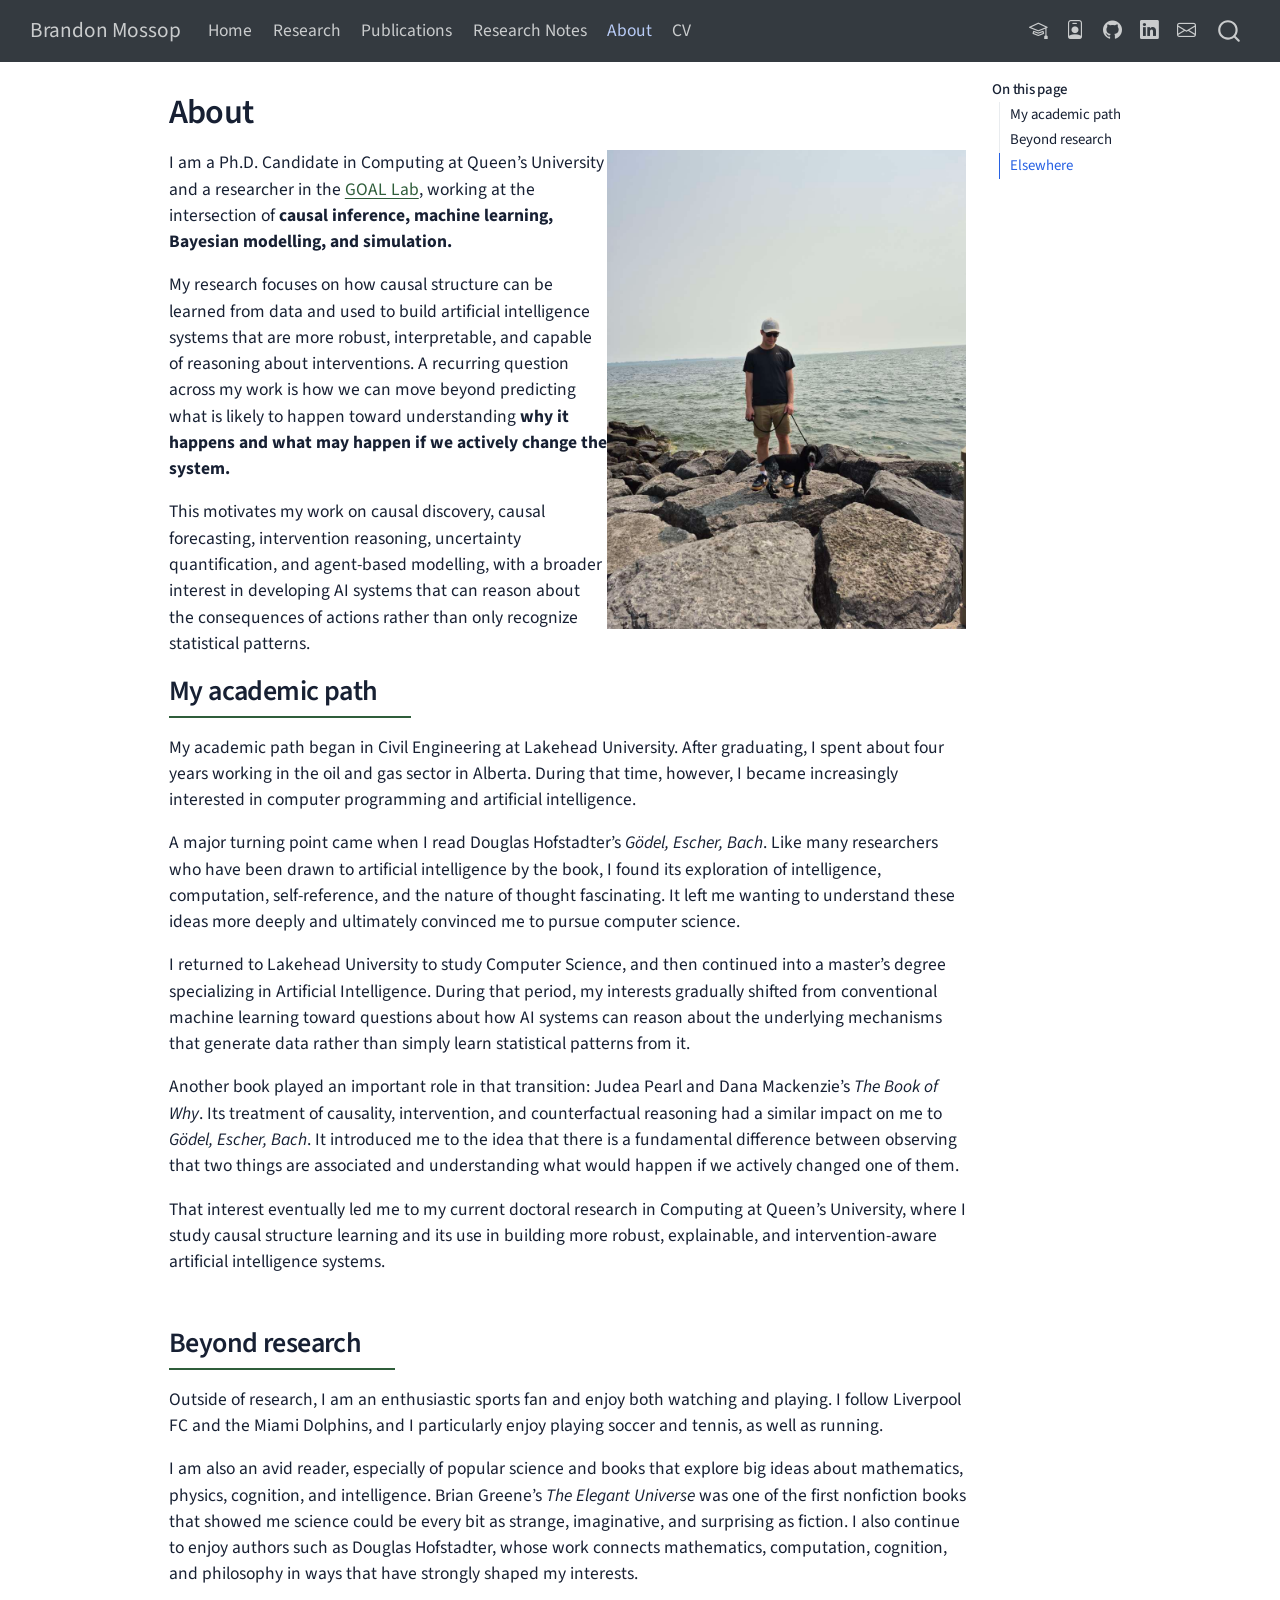
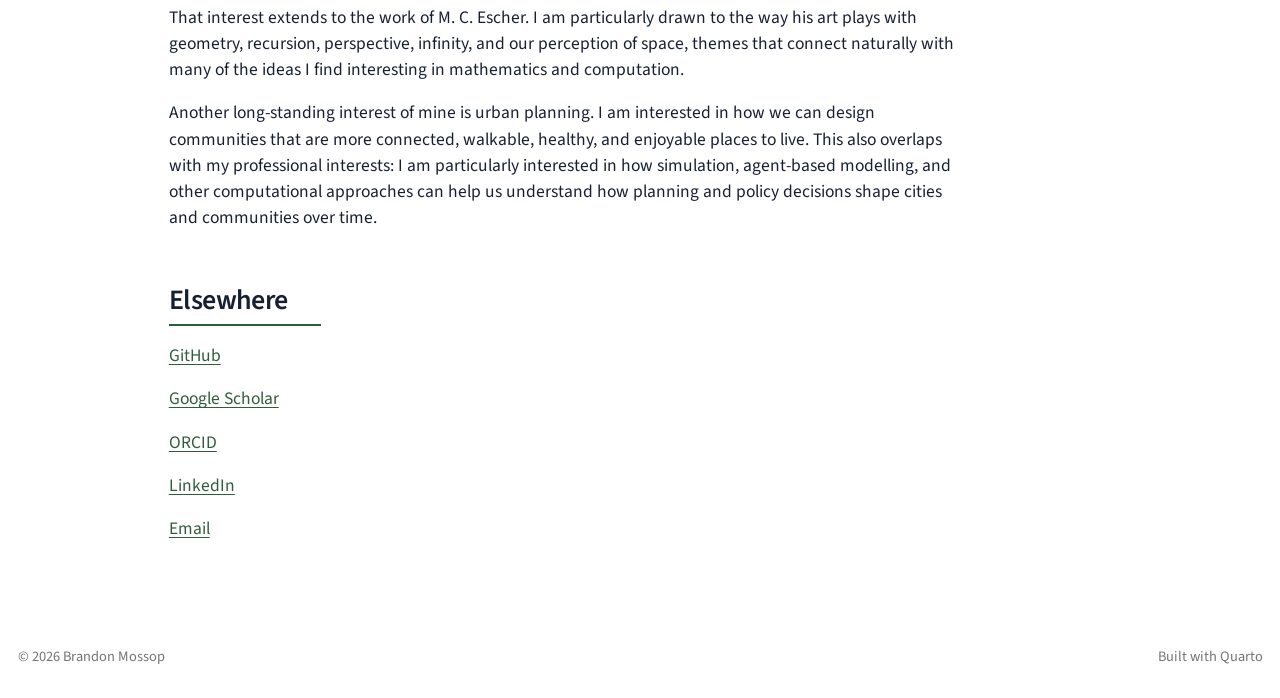
<file: about.html>
<!DOCTYPE html>
<html xmlns="http://www.w3.org/1999/xhtml" lang="en" xml:lang="en"><head>

<meta charset="utf-8">
<meta name="generator" content="quarto-1.10.18">

<meta name="viewport" content="width=device-width, initial-scale=1.0, user-scalable=yes">


<title>About – Brandon Mossop</title>
<style>
/* Default styles provided by pandoc.
** See https://pandoc.org/MANUAL.html#variables-for-html for config info.
*/
span.smallcaps{font-variant: small-caps;}
div.columns{display: flex; gap: 1.5em;}
div.column{flex: auto;}
@media screen {
div.columns{gap: min(4vw, 1.5em);}
div.column{overflow-x: auto;}
}
div.hanging-indent{margin-left: 1.5em; text-indent: -1.5em;}
ul.task-list{list-style: none;}
ul.task-list li input[type="checkbox"] {
  width: 0.8em;
  margin: 0 0.8em 0.2em -1em; /* quarto-specific, see https://github.com/quarto-dev/quarto-cli/issues/4556 */ 
  vertical-align: middle;
}
</style>


<script src="site_libs/quarto-nav/quarto-nav.js"></script>
<script src="site_libs/quarto-nav/headroom.min.js"></script>
<script src="site_libs/clipboard/clipboard.min.js"></script>
<script src="site_libs/quarto-search/autocomplete.umd.js"></script>
<script src="site_libs/quarto-search/fuse.min.js"></script>
<script src="site_libs/quarto-search/quarto-search.js"></script>
<meta name="quarto:offset" content="./">
<link href="./assets/personal-website-favicon.svg" rel="icon" type="image/svg+xml">
<script src="site_libs/quarto-html/quarto.js" type="module"></script>
<script src="site_libs/quarto-html/tabsets/tabsets.js" type="module"></script>
<script src="site_libs/quarto-html/popper.min.js"></script>
<script src="site_libs/quarto-html/tippy.umd.min.js"></script>
<script src="site_libs/quarto-html/anchor.min.js"></script>
<link href="site_libs/quarto-html/tippy.css" rel="stylesheet">
<link href="site_libs/quarto-html/quarto-syntax-highlighting-64a204ab8560d761af7679ceaba22944.css" rel="stylesheet" id="quarto-text-highlighting-styles">
<script src="site_libs/bootstrap/bootstrap.min.js"></script>
<link href="site_libs/bootstrap/bootstrap-icons.css" rel="stylesheet">
<link href="site_libs/bootstrap/bootstrap-1f8d4a1018e3d80cd5e6419dd02652f1.min.css" rel="stylesheet" append-hash="true" id="quarto-bootstrap" data-mode="light">
<script id="quarto-search-options" type="application/json">{
  "location": "navbar",
  "copy-button": false,
  "collapse-after": 3,
  "panel-placement": "end",
  "type": "overlay",
  "limit": 50,
  "keyboard-shortcut": [
    "f",
    "/",
    "s"
  ],
  "show-item-context": false,
  "language": {
    "search-no-results-text": "No results",
    "search-matching-documents-text": "matching documents",
    "search-copy-link-title": "Copy link to search",
    "search-hide-matches-text": "Hide additional matches",
    "search-more-match-text": "more match in this document",
    "search-more-matches-text": "more matches in this document",
    "search-clear-button-title": "Clear",
    "search-text-placeholder": "",
    "search-detached-cancel-button-title": "Cancel",
    "search-submit-button-title": "Submit",
    "search-label": "Search"
  }
}</script>
<style>html{ scroll-behavior: smooth; }</style>


<link rel="stylesheet" href="styles.css">
</head>

<body class="nav-fixed quarto-light">

<div id="quarto-search-results"></div>
  <header id="quarto-header" class="headroom fixed-top">
    <nav class="navbar navbar-expand-lg " data-bs-theme="dark">
      <div class="navbar-container container-fluid">
      <div class="navbar-brand-container mx-auto">
    <a class="navbar-brand" href="./index.html">
    <span class="navbar-title">Brandon Mossop</span>
    </a>
  </div>
            <div id="quarto-search" class="" title="Search"></div>
          <button class="navbar-toggler" type="button" data-bs-toggle="collapse" data-bs-target="#navbarCollapse" aria-controls="navbarCollapse" role="menu" aria-expanded="false" aria-label="Toggle navigation" onclick="if (window.quartoToggleHeadroom) { window.quartoToggleHeadroom(); }">
  <span class="navbar-toggler-icon"></span>
</button>
          <div class="collapse navbar-collapse" id="navbarCollapse">
            <ul class="navbar-nav navbar-nav-scroll me-auto">
  <li class="nav-item">
    <a class="nav-link" href="./index.html"> 
<span class="menu-text">Home</span></a>
  </li>  
  <li class="nav-item">
    <a class="nav-link" href="./research.html"> 
<span class="menu-text">Research</span></a>
  </li>  
  <li class="nav-item">
    <a class="nav-link" href="./publications.html"> 
<span class="menu-text">Publications</span></a>
  </li>  
  <li class="nav-item">
    <a class="nav-link" href="./posts/index.html"> 
<span class="menu-text">Research Notes</span></a>
  </li>  
  <li class="nav-item">
    <a class="nav-link active" href="./about.html" aria-current="page"> 
<span class="menu-text">About</span></a>
  </li>  
  <li class="nav-item">
    <a class="nav-link" href="./cv.html"> 
<span class="menu-text">CV</span></a>
  </li>  
</ul>
            <ul class="navbar-nav navbar-nav-scroll ms-auto">
  <li class="nav-item compact">
    <a class="nav-link" href="https://scholar.google.com/citations?user=MAJ99A8AAAAJ&amp;hl=en&amp;oi=ao" target="_blank"> <i class="bi bi-mortarboard" role="img" aria-label="Google Scholar">
</i> 
<span class="menu-text"></span></a>
  </li>  
  <li class="nav-item compact">
    <a class="nav-link" href="https://orcid.org/0009-0000-6017-8079" target="_blank"> <i class="bi bi-person-badge" role="img" aria-label="ORCID">
</i> 
<span class="menu-text"></span></a>
  </li>  
  <li class="nav-item compact">
    <a class="nav-link" href="https://github.com/bdmossop" target="_blank"> <i class="bi bi-github" role="img" aria-label="GitHub">
</i> 
<span class="menu-text"></span></a>
  </li>  
  <li class="nav-item compact">
    <a class="nav-link" href="https://www.linkedin.com/in/brandon-mossop-1a27b799/" target="_blank"> <i class="bi bi-linkedin" role="img" aria-label="LinkedIn">
</i> 
<span class="menu-text"></span></a>
  </li>  
  <li class="nav-item compact">
    <a class="nav-link" href="mailto:brandon.mossop@queensu.ca"> <i class="bi bi-envelope" role="img" aria-label="Email Brandon Mossop">
</i> 
<span class="menu-text"></span></a>
  </li>  
</ul>
          </div> <!-- /navcollapse -->
            <div class="quarto-navbar-tools">
</div>
      </div> <!-- /container-fluid -->
    </nav>
</header>
<!-- content -->
<div id="quarto-content" class="quarto-container page-columns page-rows-contents page-layout-article page-navbar">
<!-- sidebar -->
<!-- margin-sidebar -->
    <div id="quarto-margin-sidebar" class="sidebar margin-sidebar">
        <nav id="TOC" role="doc-toc" class="toc-active">
    <h2 id="toc-title">On this page</h2>
   
  <ul>
  <li><a href="#my-academic-path" id="toc-my-academic-path" class="nav-link active" data-scroll-target="#my-academic-path">My academic path</a></li>
  <li><a href="#beyond-research" id="toc-beyond-research" class="nav-link" data-scroll-target="#beyond-research">Beyond research</a></li>
  <li><a href="#elsewhere" id="toc-elsewhere" class="nav-link" data-scroll-target="#elsewhere">Elsewhere</a></li>
  </ul>
</nav>
    </div>
<!-- main -->
<main class="content" id="quarto-document-content">

<header id="title-block-header" class="quarto-title-block default">
<div class="quarto-title">
<h1 class="title">About</h1>
</div>



<div class="quarto-title-meta">

    
  
    
  </div>
  


</header>


<div class="columns">
<div class="column" style="width:55%;">
<p>I am a Ph.D.&nbsp;Candidate in Computing at Queen’s University and a researcher in the <a href="https://goal-soc-queensu.github.io/">GOAL Lab</a>, working at the intersection of <strong>causal inference, machine learning, Bayesian modelling, and simulation.</strong></p>
<p>My research focuses on how causal structure can be learned from data and used to build artificial intelligence systems that are more robust, interpretable, and capable of reasoning about interventions. A recurring question across my work is how we can move beyond predicting what is likely to happen toward understanding <strong>why it happens and what may happen if we actively change the system.</strong></p>
<p>This motivates my work on causal discovery, causal forecasting, intervention reasoning, uncertainty quantification, and agent-based modelling, with a broader interest in developing AI systems that can reason about the consequences of actions rather than only recognize statistical patterns.</p>
</div><div class="column" style="width:45%;">
<p><img src="assets/profile.jpg" class="img-fluid" style="width:100.0%" alt="Brandon Mossop"></p>
</div>
</div>
<section id="my-academic-path" class="level2">
<h2 class="anchored" data-anchor-id="my-academic-path">My academic path</h2>
<p>My academic path began in Civil Engineering at Lakehead University. After graduating, I spent about four years working in the oil and gas sector in Alberta. During that time, however, I became increasingly interested in computer programming and artificial intelligence.</p>
<p>A major turning point came when I read Douglas Hofstadter’s <em>Gödel, Escher, Bach</em>. Like many researchers who have been drawn to artificial intelligence by the book, I found its exploration of intelligence, computation, self-reference, and the nature of thought fascinating. It left me wanting to understand these ideas more deeply and ultimately convinced me to pursue computer science.</p>
<p>I returned to Lakehead University to study Computer Science, and then continued into a master’s degree specializing in Artificial Intelligence. During that period, my interests gradually shifted from conventional machine learning toward questions about how AI systems can reason about the underlying mechanisms that generate data rather than simply learn statistical patterns from it.</p>
<p>Another book played an important role in that transition: Judea Pearl and Dana Mackenzie’s <em>The Book of Why</em>. Its treatment of causality, intervention, and counterfactual reasoning had a similar impact on me to <em>Gödel, Escher, Bach</em>. It introduced me to the idea that there is a fundamental difference between observing that two things are associated and understanding what would happen if we actively changed one of them.</p>
<p>That interest eventually led me to my current doctoral research in Computing at Queen’s University, where I study causal structure learning and its use in building more robust, explainable, and intervention-aware artificial intelligence systems.</p>
</section>
<section id="beyond-research" class="level2">
<h2 class="anchored" data-anchor-id="beyond-research">Beyond research</h2>
<p>Outside of research, I am an enthusiastic sports fan and enjoy both watching and playing. I follow Liverpool FC and the Miami Dolphins, and I particularly enjoy playing soccer and tennis, as well as running.</p>
<p>I am also an avid reader, especially of popular science and books that explore big ideas about mathematics, physics, cognition, and intelligence. Brian Greene’s <em>The Elegant Universe</em> was one of the first nonfiction books that showed me science could be every bit as strange, imaginative, and surprising as fiction. I also continue to enjoy authors such as Douglas Hofstadter, whose work connects mathematics, computation, cognition, and philosophy in ways that have strongly shaped my interests.</p>
<p>That interest extends to the work of M. C. Escher. I am particularly drawn to the way his art plays with geometry, recursion, perspective, infinity, and our perception of space, themes that connect naturally with many of the ideas I find interesting in mathematics and computation.</p>
<p>Another long-standing interest of mine is urban planning. I am interested in how we can design communities that are more connected, walkable, healthy, and enjoyable places to live. This also overlaps with my professional interests: I am particularly interested in how simulation, agent-based modelling, and other computational approaches can help us understand how planning and policy decisions shape cities and communities over time.</p>
</section>
<section id="elsewhere" class="level2">
<h2 class="anchored" data-anchor-id="elsewhere">Elsewhere</h2>
<p><a href="https://github.com/bdmossop" target="_blank">GitHub</a></p>
<p><a href="https://scholar.google.com/citations?user=MAJ99A8AAAAJ&amp;hl=en&amp;oi=ao" target="_blank">Google Scholar</a></p>
<p><a href="https://orcid.org/0009-0000-6017-8079" target="_blank">ORCID</a></p>
<p><a href="https://www.linkedin.com/in/brandon-mossop-1a27b799/" target="_blank">LinkedIn</a></p>
<p><a href="mailto:brandon.mossop@queensu.ca">Email</a></p>


</section>

<a onclick="window.scrollTo(0, 0); return false;" role="button" id="quarto-back-to-top"><i class="bi bi-arrow-up"></i> Back to top</a></main> <!-- /main -->
<script id="quarto-html-after-body" type="application/javascript">
  window.document.addEventListener("DOMContentLoaded", function (event) {
    const icon = "";
    const anchorJS = new window.AnchorJS();
    anchorJS.options = {
      placement: 'right',
      icon: icon
    };
    anchorJS.add('.anchored');
    const isCodeAnnotation = (el) => {
      for (const clz of el.classList) {
        if (clz.startsWith('code-annotation-')) {                     
          return true;
        }
      }
      return false;
    }
    const onCopySuccess = function(e) {
      // button target
      const button = e.trigger;
      // don't keep focus
      button.blur();
      // flash "checked"
      button.classList.add('code-copy-button-checked');
      var currentTitle = button.getAttribute("title");
      button.setAttribute("title", "Copied!");
      let tooltip;
      if (window.bootstrap) {
        button.setAttribute("data-bs-toggle", "tooltip");
        button.setAttribute("data-bs-placement", "left");
        button.setAttribute("data-bs-title", "Copied!");
        tooltip = new bootstrap.Tooltip(button, 
          { trigger: "manual", 
            customClass: "code-copy-button-tooltip",
            offset: [0, -8]});
        tooltip.show();    
      }
      setTimeout(function() {
        if (tooltip) {
          tooltip.hide();
          button.removeAttribute("data-bs-title");
          button.removeAttribute("data-bs-toggle");
          button.removeAttribute("data-bs-placement");
        }
        button.setAttribute("title", currentTitle);
        button.classList.remove('code-copy-button-checked');
      }, 1000);
      // clear code selection
      e.clearSelection();
    }
    const getTextToCopy = function(trigger) {
      const outerScaffold = trigger.parentElement.cloneNode(true);
      const codeEl = outerScaffold.querySelector('code');
      for (const childEl of codeEl.children) {
        if (isCodeAnnotation(childEl)) {
          childEl.remove();
        }
      }
      return codeEl.innerText;
    }
    const clipboard = new window.ClipboardJS('.code-copy-button:not([data-in-quarto-modal])', {
      text: getTextToCopy
    });
    clipboard.on('success', onCopySuccess);
    if (window.document.getElementById('quarto-embedded-source-code-modal')) {
      const clipboardModal = new window.ClipboardJS('.code-copy-button[data-in-quarto-modal]', {
        text: getTextToCopy,
        container: window.document.getElementById('quarto-embedded-source-code-modal')
      });
      clipboardModal.on('success', onCopySuccess);
    }
      var localhostRegex = new RegExp(/^(?:http|https):\/\/localhost\:?[0-9]*\//);
      var mailtoRegex = new RegExp(/^mailto:/);
        var filterRegex = new RegExp("https:\/\/brandonmossop\.com");
      var isInternal = (href) => {
          return filterRegex.test(href) || localhostRegex.test(href) || mailtoRegex.test(href);
      }
      // Inspect non-navigation links and adorn them if external
     var links = window.document.querySelectorAll('a[href]:not(.nav-link):not(.navbar-brand):not(.toc-action):not(.sidebar-link):not(.sidebar-item-toggle):not(.pagination-link):not(.no-external):not([aria-hidden]):not(.dropdown-item):not(.quarto-navigation-tool):not(.about-link)');
      for (var i=0; i<links.length; i++) {
        const link = links[i];
        if (!isInternal(link.href)) {
          // undo the damage that might have been done by quarto-nav.js in the case of
          // links that we want to consider external
          if (link.dataset.originalHref !== undefined) {
            link.href = link.dataset.originalHref;
          }
            // target, if specified
            link.setAttribute("target", "_blank");
            if (link.getAttribute("rel") === null) {
              link.setAttribute("rel", "noopener");
            }
        }
      }
    function tippyHover(el, contentFn, onTriggerFn, onUntriggerFn) {
      const config = {
        allowHTML: true,
        maxWidth: 500,
        delay: 100,
        arrow: false,
        appendTo: function(el) {
            return el.parentElement;
        },
        interactive: true,
        interactiveBorder: 10,
        theme: 'quarto',
        placement: 'bottom-start',
      };
      if (contentFn) {
        config.content = contentFn;
      }
      if (onTriggerFn) {
        config.onTrigger = onTriggerFn;
      }
      if (onUntriggerFn) {
        config.onUntrigger = onUntriggerFn;
      }
      window.tippy(el, config); 
    }
    const noterefs = window.document.querySelectorAll('a[role="doc-noteref"]');
    for (var i=0; i<noterefs.length; i++) {
      const ref = noterefs[i];
      tippyHover(ref, function() {
        // use id or data attribute instead here
        let href = ref.getAttribute('data-footnote-href') || ref.getAttribute('href');
        try { href = new URL(href).hash; } catch {}
        const id = href.replace(/^#\/?/, "");
        const note = window.document.getElementById(id);
        if (note) {
          return note.innerHTML;
        } else {
          return "";
        }
      });
    }
    const xrefs = window.document.querySelectorAll('a.quarto-xref');
    const processXRef = (id, note) => {
      // Strip column container classes
      const stripColumnClz = (el) => {
        el.classList.remove("page-full", "page-columns");
        if (el.children) {
          for (const child of el.children) {
            stripColumnClz(child);
          }
        }
      }
      stripColumnClz(note)
      if (id === null || id.startsWith('sec-')) {
        // Special case sections, only their first couple elements
        const container = document.createElement("div");
        if (note.children && note.children.length > 2) {
          container.appendChild(note.children[0].cloneNode(true));
          for (let i = 1; i < note.children.length; i++) {
            const child = note.children[i];
            if (child.tagName === "P" && child.innerText === "") {
              continue;
            } else {
              container.appendChild(child.cloneNode(true));
              break;
            }
          }
          if (window.Quarto?.typesetMath) {
            window.Quarto.typesetMath(container);
          }
          return container.innerHTML
        } else {
          if (window.Quarto?.typesetMath) {
            window.Quarto.typesetMath(note);
          }
          return note.innerHTML;
        }
      } else {
        // Remove any anchor links if they are present
        const anchorLink = note.querySelector('a.anchorjs-link');
        if (anchorLink) {
          anchorLink.remove();
        }
        if (window.Quarto?.typesetMath) {
          window.Quarto.typesetMath(note);
        }
        if (note.classList.contains("callout")) {
          return note.outerHTML;
        } else {
          return note.innerHTML;
        }
      }
    }
    for (var i=0; i<xrefs.length; i++) {
      const xref = xrefs[i];
      tippyHover(xref, undefined, function(instance) {
        instance.disable();
        let url = xref.getAttribute('href');
        let hash = undefined; 
        if (url.startsWith('#')) {
          hash = url;
        } else {
          try { hash = new URL(url).hash; } catch {}
        }
        if (hash) {
          const id = hash.replace(/^#\/?/, "");
          const note = window.document.getElementById(id);
          if (note !== null) {
            try {
              const html = processXRef(id, note.cloneNode(true));
              instance.setContent(html);
            } finally {
              instance.enable();
              instance.show();
            }
          } else {
            // See if we can fetch this
            fetch(url.split('#')[0])
            .then(res => res.text())
            .then(html => {
              const parser = new DOMParser();
              const htmlDoc = parser.parseFromString(html, "text/html");
              const note = htmlDoc.getElementById(id);
              if (note !== null) {
                const html = processXRef(id, note);
                instance.setContent(html);
              } 
            }).finally(() => {
              instance.enable();
              instance.show();
            });
          }
        } else {
          // See if we can fetch a full url (with no hash to target)
          // This is a special case and we should probably do some content thinning / targeting
          fetch(url)
          .then(res => res.text())
          .then(html => {
            const parser = new DOMParser();
            const htmlDoc = parser.parseFromString(html, "text/html");
            const note = htmlDoc.querySelector('main.content');
            if (note !== null) {
              // This should only happen for chapter cross references
              // (since there is no id in the URL)
              // remove the first header
              if (note.children.length > 0 && note.children[0].tagName === "HEADER") {
                note.children[0].remove();
              }
              const html = processXRef(null, note);
              instance.setContent(html);
            } 
          }).finally(() => {
            instance.enable();
            instance.show();
          });
        }
      }, function(instance) {
      });
    }
        let selectedAnnoteEl;
        const selectorForAnnotation = ( cell, annotation) => {
          let cellAttr = 'data-code-cell="' + cell + '"';
          let lineAttr = 'data-code-annotation="' +  annotation + '"';
          const selector = 'span[' + cellAttr + '][' + lineAttr + ']';
          return selector;
        }
        const selectCodeLines = (annoteEl) => {
          const doc = window.document;
          const targetCell = annoteEl.getAttribute("data-target-cell");
          const targetAnnotation = annoteEl.getAttribute("data-target-annotation");
          const annoteSpan = window.document.querySelector(selectorForAnnotation(targetCell, targetAnnotation));
          const lines = annoteSpan.getAttribute("data-code-lines").split(",");
          const lineIds = lines.map((line) => {
            return targetCell + "-" + line;
          })
          let top = null;
          let height = null;
          let parent = null;
          if (lineIds.length > 0) {
              //compute the position of the single el (top and bottom and make a div)
              const el = window.document.getElementById(lineIds[0]);
              top = el.offsetTop;
              height = el.offsetHeight;
              parent = el.parentElement.parentElement;
            if (lineIds.length > 1) {
              const lastEl = window.document.getElementById(lineIds[lineIds.length - 1]);
              const bottom = lastEl.offsetTop + lastEl.offsetHeight;
              height = bottom - top;
            }
            if (top !== null && height !== null && parent !== null) {
              // cook up a div (if necessary) and position it 
              let div = window.document.getElementById("code-annotation-line-highlight");
              if (div === null) {
                div = window.document.createElement("div");
                div.setAttribute("id", "code-annotation-line-highlight");
                div.style.position = 'absolute';
                parent.appendChild(div);
              }
              div.style.top = top - 2 + "px";
              div.style.height = height + 4 + "px";
              div.style.left = 0;
              let gutterDiv = window.document.getElementById("code-annotation-line-highlight-gutter");
              if (gutterDiv === null) {
                gutterDiv = window.document.createElement("div");
                gutterDiv.setAttribute("id", "code-annotation-line-highlight-gutter");
                gutterDiv.style.position = 'absolute';
                const codeCell = window.document.getElementById(targetCell);
                const gutter = codeCell.querySelector('.code-annotation-gutter');
                gutter.appendChild(gutterDiv);
              }
              gutterDiv.style.top = top - 2 + "px";
              gutterDiv.style.height = height + 4 + "px";
            }
            selectedAnnoteEl = annoteEl;
          }
        };
        const unselectCodeLines = () => {
          const elementsIds = ["code-annotation-line-highlight", "code-annotation-line-highlight-gutter"];
          elementsIds.forEach((elId) => {
            const div = window.document.getElementById(elId);
            if (div) {
              div.remove();
            }
          });
          selectedAnnoteEl = undefined;
        };
          // Handle positioning of the toggle
      window.addEventListener(
        "resize",
        throttle(() => {
          elRect = undefined;
          if (selectedAnnoteEl) {
            selectCodeLines(selectedAnnoteEl);
          }
        }, 10)
      );
      function throttle(fn, ms) {
      let throttle = false;
      let timer;
        return (...args) => {
          if(!throttle) { // first call gets through
              fn.apply(this, args);
              throttle = true;
          } else { // all the others get throttled
              if(timer) clearTimeout(timer); // cancel #2
              timer = setTimeout(() => {
                fn.apply(this, args);
                timer = throttle = false;
              }, ms);
          }
        };
      }
        // Attach click handler to the DT
        const annoteDls = window.document.querySelectorAll('dt[data-target-cell]');
        for (const annoteDlNode of annoteDls) {
          annoteDlNode.addEventListener('click', (event) => {
            const clickedEl = event.target;
            if (clickedEl !== selectedAnnoteEl) {
              unselectCodeLines();
              const activeEl = window.document.querySelector('dt[data-target-cell].code-annotation-active');
              if (activeEl) {
                activeEl.classList.remove('code-annotation-active');
              }
              selectCodeLines(clickedEl);
              clickedEl.classList.add('code-annotation-active');
            } else {
              // Unselect the line
              unselectCodeLines();
              clickedEl.classList.remove('code-annotation-active');
            }
          });
        }
    const findCites = (el) => {
      const parentEl = el.parentElement;
      if (parentEl) {
        const cites = parentEl.dataset.cites;
        if (cites) {
          return {
            el,
            cites: cites.split(' ')
          };
        } else {
          return findCites(el.parentElement)
        }
      } else {
        return undefined;
      }
    };
    var bibliorefs = window.document.querySelectorAll('a[role="doc-biblioref"]');
    for (var i=0; i<bibliorefs.length; i++) {
      const ref = bibliorefs[i];
      const citeInfo = findCites(ref);
      if (citeInfo) {
        tippyHover(citeInfo.el, function() {
          var popup = window.document.createElement('div');
          citeInfo.cites.forEach(function(cite) {
            var citeDiv = window.document.createElement('div');
            citeDiv.classList.add('hanging-indent');
            citeDiv.classList.add('csl-entry');
            var biblioDiv = window.document.getElementById('ref-' + cite);
            if (biblioDiv) {
              citeDiv.innerHTML = biblioDiv.innerHTML;
            }
            popup.appendChild(citeDiv);
          });
          return popup.innerHTML;
        });
      }
    }
  });
  </script>
</div> <!-- /content -->
<footer class="footer">
  <div class="nav-footer">
    <div class="nav-footer-left">
<p>© 2026 Brandon Mossop</p>
</div>   
    <div class="nav-footer-center">
      &nbsp;
    </div>
    <div class="nav-footer-right">
<p>Built with Quarto</p>
</div>
  </div>
</footer>




<script src="site_libs/quarto-html/zenscroll-min.js"></script>
</body></html>
</file>
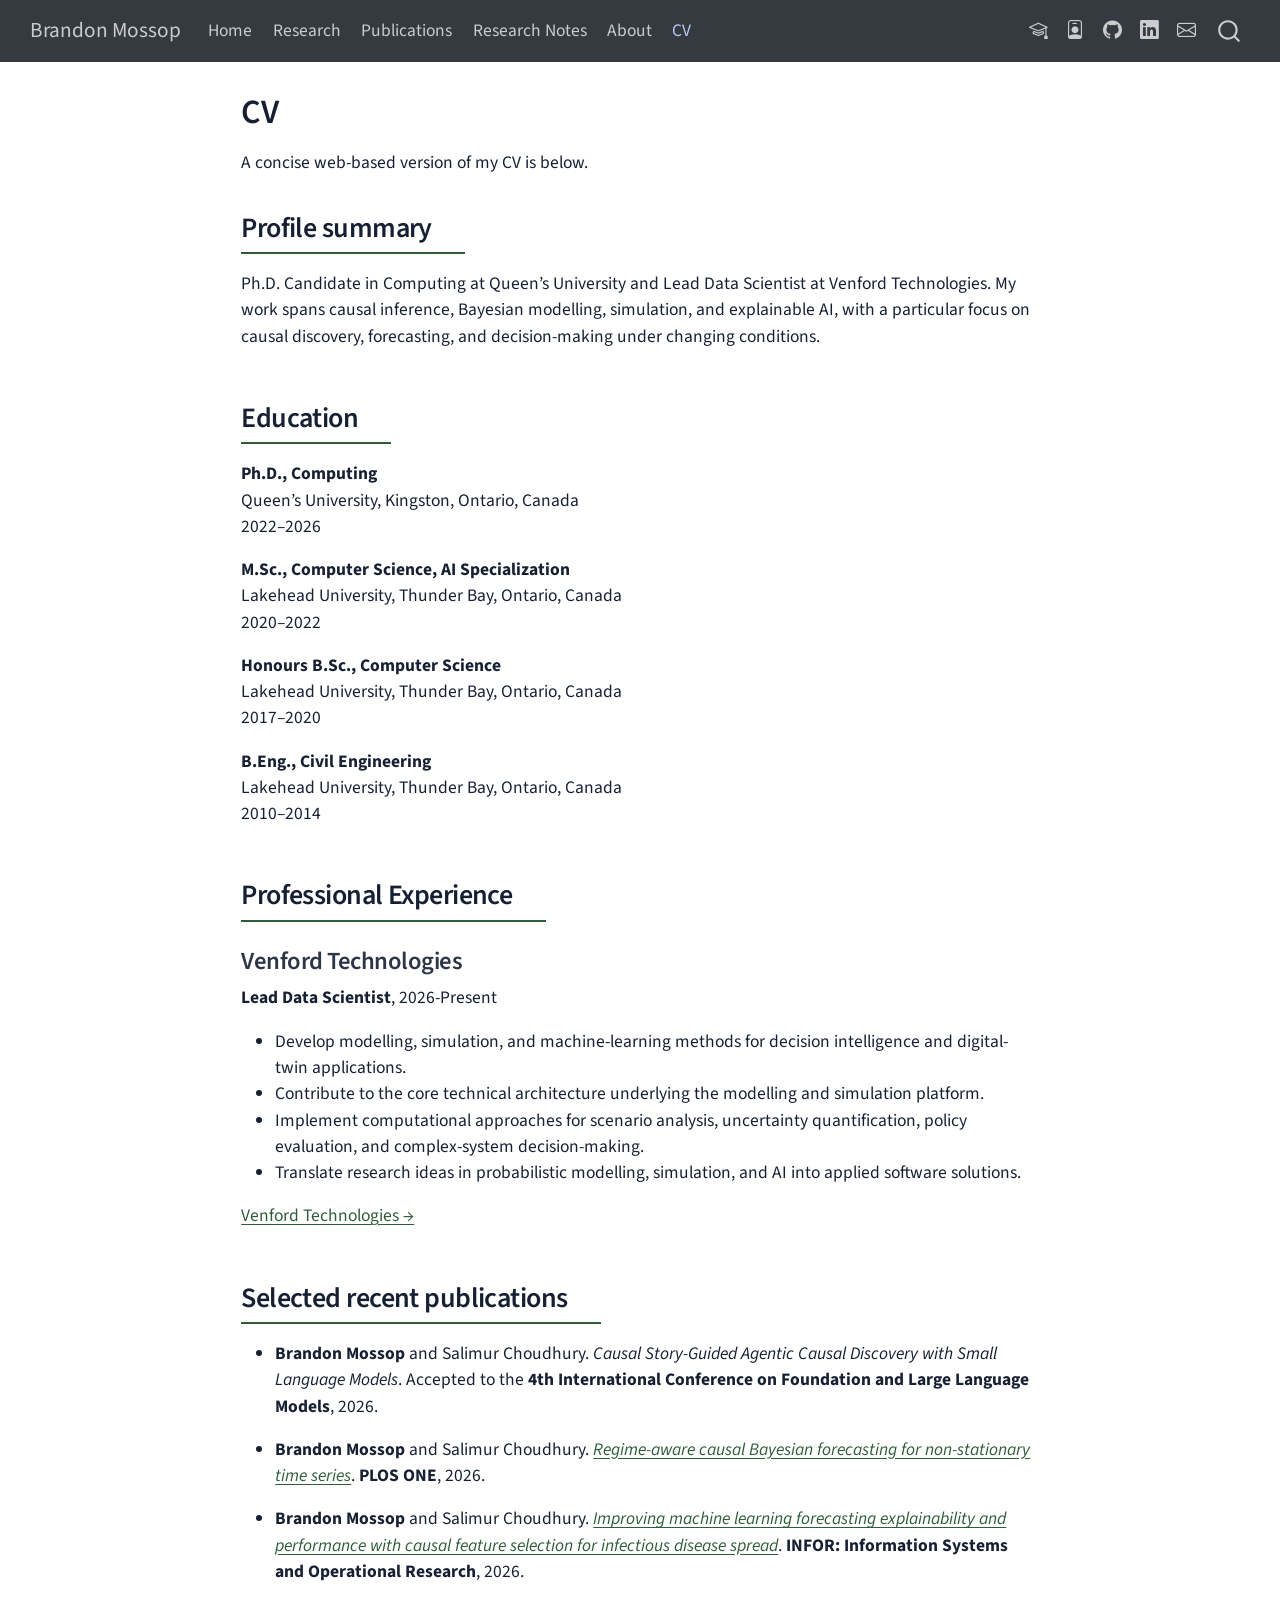
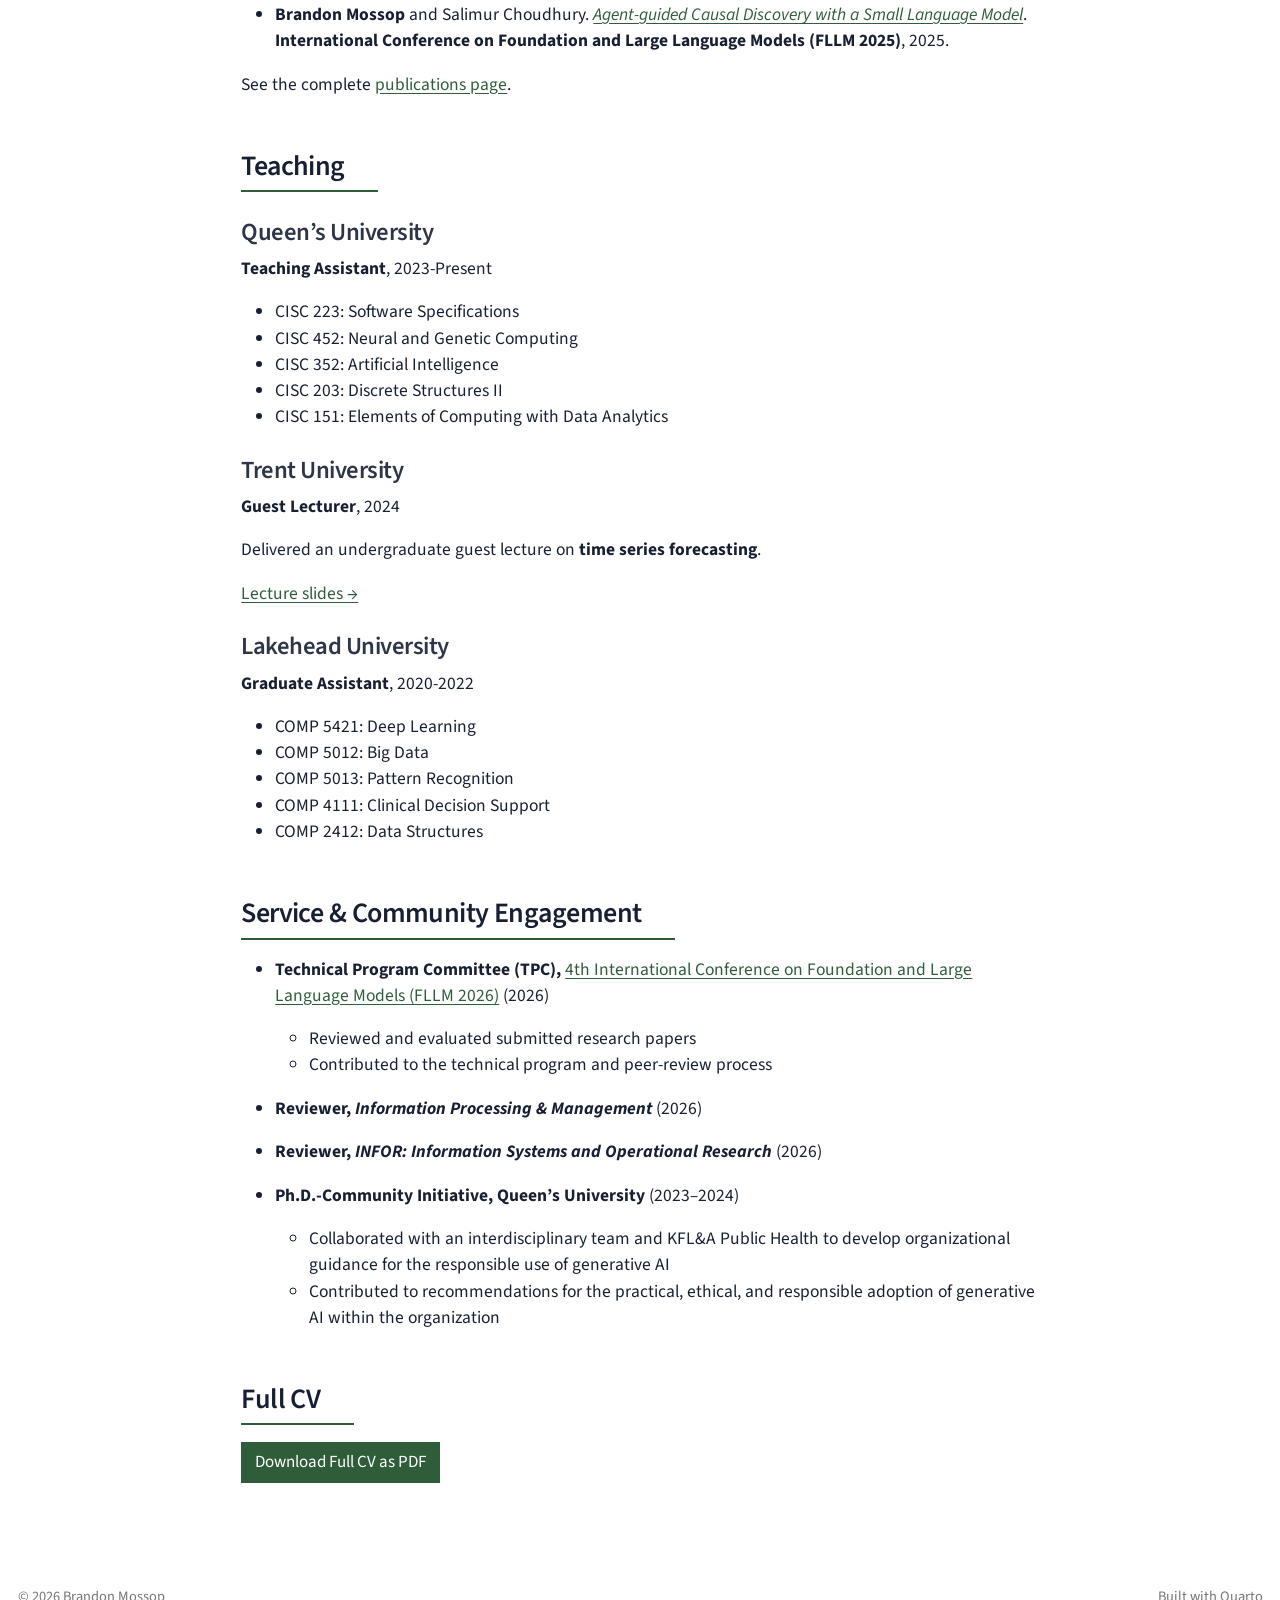
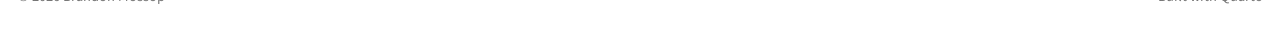
<file: cv.html>
<!DOCTYPE html>
<html xmlns="http://www.w3.org/1999/xhtml" lang="en" xml:lang="en"><head>

<meta charset="utf-8">
<meta name="generator" content="quarto-1.10.18">

<meta name="viewport" content="width=device-width, initial-scale=1.0, user-scalable=yes">


<title>CV – Brandon Mossop</title>
<style>
/* Default styles provided by pandoc.
** See https://pandoc.org/MANUAL.html#variables-for-html for config info.
*/
span.smallcaps{font-variant: small-caps;}
div.columns{display: flex; gap: 1.5em;}
div.column{flex: auto;}
@media screen {
div.columns{gap: min(4vw, 1.5em);}
div.column{overflow-x: auto;}
}
div.hanging-indent{margin-left: 1.5em; text-indent: -1.5em;}
ul.task-list{list-style: none;}
ul.task-list li input[type="checkbox"] {
  width: 0.8em;
  margin: 0 0.8em 0.2em -1em; /* quarto-specific, see https://github.com/quarto-dev/quarto-cli/issues/4556 */ 
  vertical-align: middle;
}
</style>


<script src="site_libs/quarto-nav/quarto-nav.js"></script>
<script src="site_libs/quarto-nav/headroom.min.js"></script>
<script src="site_libs/clipboard/clipboard.min.js"></script>
<script src="site_libs/quarto-search/autocomplete.umd.js"></script>
<script src="site_libs/quarto-search/fuse.min.js"></script>
<script src="site_libs/quarto-search/quarto-search.js"></script>
<meta name="quarto:offset" content="./">
<link href="./assets/personal-website-favicon.svg" rel="icon" type="image/svg+xml">
<script src="site_libs/quarto-html/quarto.js" type="module"></script>
<script src="site_libs/quarto-html/tabsets/tabsets.js" type="module"></script>
<script src="site_libs/quarto-html/popper.min.js"></script>
<script src="site_libs/quarto-html/tippy.umd.min.js"></script>
<script src="site_libs/quarto-html/anchor.min.js"></script>
<link href="site_libs/quarto-html/tippy.css" rel="stylesheet">
<link href="site_libs/quarto-html/quarto-syntax-highlighting-64a204ab8560d761af7679ceaba22944.css" rel="stylesheet" id="quarto-text-highlighting-styles">
<script src="site_libs/bootstrap/bootstrap.min.js"></script>
<link href="site_libs/bootstrap/bootstrap-icons.css" rel="stylesheet">
<link href="site_libs/bootstrap/bootstrap-1f8d4a1018e3d80cd5e6419dd02652f1.min.css" rel="stylesheet" append-hash="true" id="quarto-bootstrap" data-mode="light">
<script id="quarto-search-options" type="application/json">{
  "location": "navbar",
  "copy-button": false,
  "collapse-after": 3,
  "panel-placement": "end",
  "type": "overlay",
  "limit": 50,
  "keyboard-shortcut": [
    "f",
    "/",
    "s"
  ],
  "show-item-context": false,
  "language": {
    "search-no-results-text": "No results",
    "search-matching-documents-text": "matching documents",
    "search-copy-link-title": "Copy link to search",
    "search-hide-matches-text": "Hide additional matches",
    "search-more-match-text": "more match in this document",
    "search-more-matches-text": "more matches in this document",
    "search-clear-button-title": "Clear",
    "search-text-placeholder": "",
    "search-detached-cancel-button-title": "Cancel",
    "search-submit-button-title": "Submit",
    "search-label": "Search"
  }
}</script>
<style>html{ scroll-behavior: smooth; }</style>


<link rel="stylesheet" href="styles.css">
</head>

<body class="nav-fixed fullcontent quarto-light">

<div id="quarto-search-results"></div>
  <header id="quarto-header" class="headroom fixed-top">
    <nav class="navbar navbar-expand-lg " data-bs-theme="dark">
      <div class="navbar-container container-fluid">
      <div class="navbar-brand-container mx-auto">
    <a class="navbar-brand" href="./index.html">
    <span class="navbar-title">Brandon Mossop</span>
    </a>
  </div>
            <div id="quarto-search" class="" title="Search"></div>
          <button class="navbar-toggler" type="button" data-bs-toggle="collapse" data-bs-target="#navbarCollapse" aria-controls="navbarCollapse" role="menu" aria-expanded="false" aria-label="Toggle navigation" onclick="if (window.quartoToggleHeadroom) { window.quartoToggleHeadroom(); }">
  <span class="navbar-toggler-icon"></span>
</button>
          <div class="collapse navbar-collapse" id="navbarCollapse">
            <ul class="navbar-nav navbar-nav-scroll me-auto">
  <li class="nav-item">
    <a class="nav-link" href="./index.html"> 
<span class="menu-text">Home</span></a>
  </li>  
  <li class="nav-item">
    <a class="nav-link" href="./research.html"> 
<span class="menu-text">Research</span></a>
  </li>  
  <li class="nav-item">
    <a class="nav-link" href="./publications.html"> 
<span class="menu-text">Publications</span></a>
  </li>  
  <li class="nav-item">
    <a class="nav-link" href="./posts/index.html"> 
<span class="menu-text">Research Notes</span></a>
  </li>  
  <li class="nav-item">
    <a class="nav-link" href="./about.html"> 
<span class="menu-text">About</span></a>
  </li>  
  <li class="nav-item">
    <a class="nav-link active" href="./cv.html" aria-current="page"> 
<span class="menu-text">CV</span></a>
  </li>  
</ul>
            <ul class="navbar-nav navbar-nav-scroll ms-auto">
  <li class="nav-item compact">
    <a class="nav-link" href="https://scholar.google.com/citations?user=MAJ99A8AAAAJ&amp;hl=en&amp;oi=ao" target="_blank"> <i class="bi bi-mortarboard" role="img" aria-label="Google Scholar">
</i> 
<span class="menu-text"></span></a>
  </li>  
  <li class="nav-item compact">
    <a class="nav-link" href="https://orcid.org/0009-0000-6017-8079" target="_blank"> <i class="bi bi-person-badge" role="img" aria-label="ORCID">
</i> 
<span class="menu-text"></span></a>
  </li>  
  <li class="nav-item compact">
    <a class="nav-link" href="https://github.com/bdmossop" target="_blank"> <i class="bi bi-github" role="img" aria-label="GitHub">
</i> 
<span class="menu-text"></span></a>
  </li>  
  <li class="nav-item compact">
    <a class="nav-link" href="https://www.linkedin.com/in/brandon-mossop-1a27b799/" target="_blank"> <i class="bi bi-linkedin" role="img" aria-label="LinkedIn">
</i> 
<span class="menu-text"></span></a>
  </li>  
  <li class="nav-item compact">
    <a class="nav-link" href="mailto:brandon.mossop@queensu.ca"> <i class="bi bi-envelope" role="img" aria-label="Email Brandon Mossop">
</i> 
<span class="menu-text"></span></a>
  </li>  
</ul>
          </div> <!-- /navcollapse -->
            <div class="quarto-navbar-tools">
</div>
      </div> <!-- /container-fluid -->
    </nav>
</header>
<!-- content -->
<div id="quarto-content" class="quarto-container page-columns page-rows-contents page-layout-article page-navbar">
<!-- sidebar -->
<!-- margin-sidebar -->
    
<!-- main -->
<main class="content" id="quarto-document-content">

<header id="title-block-header" class="quarto-title-block default">
<div class="quarto-title">
<h1 class="title">CV</h1>
</div>



<div class="quarto-title-meta">

    
  
    
  </div>
  


</header>


<p>A concise web-based version of my CV is below.</p>
<section id="profile-summary" class="level2">
<h2 class="anchored" data-anchor-id="profile-summary">Profile summary</h2>
<p>Ph.D.&nbsp;Candidate in Computing at Queen’s University and Lead Data Scientist at Venford Technologies. My work spans causal inference, Bayesian modelling, simulation, and explainable AI, with a particular focus on causal discovery, forecasting, and decision-making under changing conditions.</p>
</section>
<section id="education" class="level2">
<h2 class="anchored" data-anchor-id="education">Education</h2>
<p><strong>Ph.D., Computing</strong><br>
Queen’s University, Kingston, Ontario, Canada<br>
2022–2026</p>
<p><strong>M.Sc., Computer Science, AI Specialization</strong><br>
Lakehead University, Thunder Bay, Ontario, Canada<br>
2020–2022</p>
<p><strong>Honours B.Sc., Computer Science</strong><br>
Lakehead University, Thunder Bay, Ontario, Canada<br>
2017–2020</p>
<p><strong>B.Eng., Civil Engineering</strong><br>
Lakehead University, Thunder Bay, Ontario, Canada<br>
2010–2014</p>
</section>
<section id="professional-experience" class="level2">
<h2 class="anchored" data-anchor-id="professional-experience">Professional Experience</h2>
<section id="venford-technologies" class="level3">
<h3 class="anchored" data-anchor-id="venford-technologies">Venford Technologies</h3>
<p><strong>Lead Data Scientist</strong>, 2026-Present</p>
<ul>
<li>Develop modelling, simulation, and machine-learning methods for decision intelligence and digital-twin applications.</li>
<li>Contribute to the core technical architecture underlying the modelling and simulation platform.</li>
<li>Implement computational approaches for scenario analysis, uncertainty quantification, policy evaluation, and complex-system decision-making.</li>
<li>Translate research ideas in probabilistic modelling, simulation, and AI into applied software solutions.</li>
</ul>
<p><a href="https://venford.com/" target="_blank">Venford Technologies →</a></p>
</section>
</section>
<section id="selected-recent-publications" class="level2">
<h2 class="anchored" data-anchor-id="selected-recent-publications">Selected recent publications</h2>
<ul>
<li><p><strong>Brandon Mossop</strong> and Salimur Choudhury. <em>Causal Story-Guided Agentic Causal Discovery with Small Language Models</em>. Accepted to the <strong>4th International Conference on Foundation and Large Language Models</strong>, 2026.</p></li>
<li><p><strong>Brandon Mossop</strong> and Salimur Choudhury. <a href="https://journals.plos.org/plosone/article?id=10.1371/journal.pone.0356474" target="_blank"><em>Regime-aware causal Bayesian forecasting for non-stationary time series</em></a>. <strong>PLOS ONE</strong>, 2026.</p></li>
<li><p><strong>Brandon Mossop</strong> and Salimur Choudhury. <a href="https://www.tandfonline.com/doi/full/10.1080/03155986.2026.2719323" target="_blank"><em>Improving machine learning forecasting explainability and performance with causal feature selection for infectious disease spread</em></a>. <strong>INFOR: Information Systems and Operational Research</strong>, 2026.</p></li>
<li><p><strong>Brandon Mossop</strong> and Salimur Choudhury. <a href="https://ieeexplore.ieee.org/abstract/document/11391103" target="_blank"><em>Agent-guided Causal Discovery with a Small Language Model</em></a>. <strong>International Conference on Foundation and Large Language Models (FLLM 2025)</strong>, 2025.</p></li>
</ul>
<p>See the complete <a href="./publications.html">publications page</a>.</p>
</section>
<section id="teaching" class="level2">
<h2 class="anchored" data-anchor-id="teaching">Teaching</h2>
<section id="queens-university" class="level3">
<h3 class="anchored" data-anchor-id="queens-university">Queen’s University</h3>
<p><strong>Teaching Assistant</strong>, 2023-Present</p>
<ul>
<li>CISC 223: Software Specifications</li>
<li>CISC 452: Neural and Genetic Computing</li>
<li>CISC 352: Artificial Intelligence</li>
<li>CISC 203: Discrete Structures II</li>
<li>CISC 151: Elements of Computing with Data Analytics</li>
</ul>
</section>
<section id="trent-university" class="level3">
<h3 class="anchored" data-anchor-id="trent-university">Trent University</h3>
<p><strong>Guest Lecturer</strong>, 2024</p>
<p>Delivered an undergraduate guest lecture on <strong>time series forecasting</strong>.</p>
<p><a href="assets/time-series-forecasting-lecture.pdf" target="_blank">Lecture slides →</a></p>
</section>
<section id="lakehead-university" class="level3">
<h3 class="anchored" data-anchor-id="lakehead-university">Lakehead University</h3>
<p><strong>Graduate Assistant</strong>, 2020-2022</p>
<ul>
<li>COMP 5421: Deep Learning</li>
<li>COMP 5012: Big Data</li>
<li>COMP 5013: Pattern Recognition</li>
<li>COMP 4111: Clinical Decision Support</li>
<li>COMP 2412: Data Structures</li>
</ul>
</section>
</section>
<section id="service-community-engagement" class="level2">
<h2 class="anchored" data-anchor-id="service-community-engagement">Service &amp; Community Engagement</h2>
<ul>
<li><p><strong>Technical Program Committee (TPC), <a href="https://fllm-conference.org/2026/index.php" target="_blank">4th International Conference on Foundation and Large Language Models (FLLM 2026)</a></strong> (2026)</p>
<ul>
<li>Reviewed and evaluated submitted research papers</li>
<li>Contributed to the technical program and peer-review process</li>
</ul></li>
<li><p><strong>Reviewer, <em>Information Processing &amp; Management</em></strong> (2026)</p></li>
<li><p><strong>Reviewer, <em>INFOR: Information Systems and Operational Research</em></strong> (2026)</p></li>
<li><p><strong>Ph.D.-Community Initiative, Queen’s University</strong> (2023–2024)</p>
<ul>
<li>Collaborated with an interdisciplinary team and KFL&amp;A Public Health to develop organizational guidance for the responsible use of generative AI</li>
<li>Contributed to recommendations for the practical, ethical, and responsible adoption of generative AI within the organization</li>
</ul></li>
</ul>
</section>
<section id="full-cv" class="level2">
<h2 class="anchored" data-anchor-id="full-cv">Full CV</h2>
<p><a href="assets/Brandon_Mossop_CV.pdf" class="btn btn-primary" target="_blank">Download Full CV as PDF</a></p>


</section>

<a onclick="window.scrollTo(0, 0); return false;" role="button" id="quarto-back-to-top"><i class="bi bi-arrow-up"></i> Back to top</a></main> <!-- /main -->
<script id="quarto-html-after-body" type="application/javascript">
  window.document.addEventListener("DOMContentLoaded", function (event) {
    const icon = "";
    const anchorJS = new window.AnchorJS();
    anchorJS.options = {
      placement: 'right',
      icon: icon
    };
    anchorJS.add('.anchored');
    const isCodeAnnotation = (el) => {
      for (const clz of el.classList) {
        if (clz.startsWith('code-annotation-')) {                     
          return true;
        }
      }
      return false;
    }
    const onCopySuccess = function(e) {
      // button target
      const button = e.trigger;
      // don't keep focus
      button.blur();
      // flash "checked"
      button.classList.add('code-copy-button-checked');
      var currentTitle = button.getAttribute("title");
      button.setAttribute("title", "Copied!");
      let tooltip;
      if (window.bootstrap) {
        button.setAttribute("data-bs-toggle", "tooltip");
        button.setAttribute("data-bs-placement", "left");
        button.setAttribute("data-bs-title", "Copied!");
        tooltip = new bootstrap.Tooltip(button, 
          { trigger: "manual", 
            customClass: "code-copy-button-tooltip",
            offset: [0, -8]});
        tooltip.show();    
      }
      setTimeout(function() {
        if (tooltip) {
          tooltip.hide();
          button.removeAttribute("data-bs-title");
          button.removeAttribute("data-bs-toggle");
          button.removeAttribute("data-bs-placement");
        }
        button.setAttribute("title", currentTitle);
        button.classList.remove('code-copy-button-checked');
      }, 1000);
      // clear code selection
      e.clearSelection();
    }
    const getTextToCopy = function(trigger) {
      const outerScaffold = trigger.parentElement.cloneNode(true);
      const codeEl = outerScaffold.querySelector('code');
      for (const childEl of codeEl.children) {
        if (isCodeAnnotation(childEl)) {
          childEl.remove();
        }
      }
      return codeEl.innerText;
    }
    const clipboard = new window.ClipboardJS('.code-copy-button:not([data-in-quarto-modal])', {
      text: getTextToCopy
    });
    clipboard.on('success', onCopySuccess);
    if (window.document.getElementById('quarto-embedded-source-code-modal')) {
      const clipboardModal = new window.ClipboardJS('.code-copy-button[data-in-quarto-modal]', {
        text: getTextToCopy,
        container: window.document.getElementById('quarto-embedded-source-code-modal')
      });
      clipboardModal.on('success', onCopySuccess);
    }
      var localhostRegex = new RegExp(/^(?:http|https):\/\/localhost\:?[0-9]*\//);
      var mailtoRegex = new RegExp(/^mailto:/);
        var filterRegex = new RegExp("https:\/\/brandonmossop\.com");
      var isInternal = (href) => {
          return filterRegex.test(href) || localhostRegex.test(href) || mailtoRegex.test(href);
      }
      // Inspect non-navigation links and adorn them if external
     var links = window.document.querySelectorAll('a[href]:not(.nav-link):not(.navbar-brand):not(.toc-action):not(.sidebar-link):not(.sidebar-item-toggle):not(.pagination-link):not(.no-external):not([aria-hidden]):not(.dropdown-item):not(.quarto-navigation-tool):not(.about-link)');
      for (var i=0; i<links.length; i++) {
        const link = links[i];
        if (!isInternal(link.href)) {
          // undo the damage that might have been done by quarto-nav.js in the case of
          // links that we want to consider external
          if (link.dataset.originalHref !== undefined) {
            link.href = link.dataset.originalHref;
          }
            // target, if specified
            link.setAttribute("target", "_blank");
            if (link.getAttribute("rel") === null) {
              link.setAttribute("rel", "noopener");
            }
        }
      }
    function tippyHover(el, contentFn, onTriggerFn, onUntriggerFn) {
      const config = {
        allowHTML: true,
        maxWidth: 500,
        delay: 100,
        arrow: false,
        appendTo: function(el) {
            return el.parentElement;
        },
        interactive: true,
        interactiveBorder: 10,
        theme: 'quarto',
        placement: 'bottom-start',
      };
      if (contentFn) {
        config.content = contentFn;
      }
      if (onTriggerFn) {
        config.onTrigger = onTriggerFn;
      }
      if (onUntriggerFn) {
        config.onUntrigger = onUntriggerFn;
      }
      window.tippy(el, config); 
    }
    const noterefs = window.document.querySelectorAll('a[role="doc-noteref"]');
    for (var i=0; i<noterefs.length; i++) {
      const ref = noterefs[i];
      tippyHover(ref, function() {
        // use id or data attribute instead here
        let href = ref.getAttribute('data-footnote-href') || ref.getAttribute('href');
        try { href = new URL(href).hash; } catch {}
        const id = href.replace(/^#\/?/, "");
        const note = window.document.getElementById(id);
        if (note) {
          return note.innerHTML;
        } else {
          return "";
        }
      });
    }
    const xrefs = window.document.querySelectorAll('a.quarto-xref');
    const processXRef = (id, note) => {
      // Strip column container classes
      const stripColumnClz = (el) => {
        el.classList.remove("page-full", "page-columns");
        if (el.children) {
          for (const child of el.children) {
            stripColumnClz(child);
          }
        }
      }
      stripColumnClz(note)
      if (id === null || id.startsWith('sec-')) {
        // Special case sections, only their first couple elements
        const container = document.createElement("div");
        if (note.children && note.children.length > 2) {
          container.appendChild(note.children[0].cloneNode(true));
          for (let i = 1; i < note.children.length; i++) {
            const child = note.children[i];
            if (child.tagName === "P" && child.innerText === "") {
              continue;
            } else {
              container.appendChild(child.cloneNode(true));
              break;
            }
          }
          if (window.Quarto?.typesetMath) {
            window.Quarto.typesetMath(container);
          }
          return container.innerHTML
        } else {
          if (window.Quarto?.typesetMath) {
            window.Quarto.typesetMath(note);
          }
          return note.innerHTML;
        }
      } else {
        // Remove any anchor links if they are present
        const anchorLink = note.querySelector('a.anchorjs-link');
        if (anchorLink) {
          anchorLink.remove();
        }
        if (window.Quarto?.typesetMath) {
          window.Quarto.typesetMath(note);
        }
        if (note.classList.contains("callout")) {
          return note.outerHTML;
        } else {
          return note.innerHTML;
        }
      }
    }
    for (var i=0; i<xrefs.length; i++) {
      const xref = xrefs[i];
      tippyHover(xref, undefined, function(instance) {
        instance.disable();
        let url = xref.getAttribute('href');
        let hash = undefined; 
        if (url.startsWith('#')) {
          hash = url;
        } else {
          try { hash = new URL(url).hash; } catch {}
        }
        if (hash) {
          const id = hash.replace(/^#\/?/, "");
          const note = window.document.getElementById(id);
          if (note !== null) {
            try {
              const html = processXRef(id, note.cloneNode(true));
              instance.setContent(html);
            } finally {
              instance.enable();
              instance.show();
            }
          } else {
            // See if we can fetch this
            fetch(url.split('#')[0])
            .then(res => res.text())
            .then(html => {
              const parser = new DOMParser();
              const htmlDoc = parser.parseFromString(html, "text/html");
              const note = htmlDoc.getElementById(id);
              if (note !== null) {
                const html = processXRef(id, note);
                instance.setContent(html);
              } 
            }).finally(() => {
              instance.enable();
              instance.show();
            });
          }
        } else {
          // See if we can fetch a full url (with no hash to target)
          // This is a special case and we should probably do some content thinning / targeting
          fetch(url)
          .then(res => res.text())
          .then(html => {
            const parser = new DOMParser();
            const htmlDoc = parser.parseFromString(html, "text/html");
            const note = htmlDoc.querySelector('main.content');
            if (note !== null) {
              // This should only happen for chapter cross references
              // (since there is no id in the URL)
              // remove the first header
              if (note.children.length > 0 && note.children[0].tagName === "HEADER") {
                note.children[0].remove();
              }
              const html = processXRef(null, note);
              instance.setContent(html);
            } 
          }).finally(() => {
            instance.enable();
            instance.show();
          });
        }
      }, function(instance) {
      });
    }
        let selectedAnnoteEl;
        const selectorForAnnotation = ( cell, annotation) => {
          let cellAttr = 'data-code-cell="' + cell + '"';
          let lineAttr = 'data-code-annotation="' +  annotation + '"';
          const selector = 'span[' + cellAttr + '][' + lineAttr + ']';
          return selector;
        }
        const selectCodeLines = (annoteEl) => {
          const doc = window.document;
          const targetCell = annoteEl.getAttribute("data-target-cell");
          const targetAnnotation = annoteEl.getAttribute("data-target-annotation");
          const annoteSpan = window.document.querySelector(selectorForAnnotation(targetCell, targetAnnotation));
          const lines = annoteSpan.getAttribute("data-code-lines").split(",");
          const lineIds = lines.map((line) => {
            return targetCell + "-" + line;
          })
          let top = null;
          let height = null;
          let parent = null;
          if (lineIds.length > 0) {
              //compute the position of the single el (top and bottom and make a div)
              const el = window.document.getElementById(lineIds[0]);
              top = el.offsetTop;
              height = el.offsetHeight;
              parent = el.parentElement.parentElement;
            if (lineIds.length > 1) {
              const lastEl = window.document.getElementById(lineIds[lineIds.length - 1]);
              const bottom = lastEl.offsetTop + lastEl.offsetHeight;
              height = bottom - top;
            }
            if (top !== null && height !== null && parent !== null) {
              // cook up a div (if necessary) and position it 
              let div = window.document.getElementById("code-annotation-line-highlight");
              if (div === null) {
                div = window.document.createElement("div");
                div.setAttribute("id", "code-annotation-line-highlight");
                div.style.position = 'absolute';
                parent.appendChild(div);
              }
              div.style.top = top - 2 + "px";
              div.style.height = height + 4 + "px";
              div.style.left = 0;
              let gutterDiv = window.document.getElementById("code-annotation-line-highlight-gutter");
              if (gutterDiv === null) {
                gutterDiv = window.document.createElement("div");
                gutterDiv.setAttribute("id", "code-annotation-line-highlight-gutter");
                gutterDiv.style.position = 'absolute';
                const codeCell = window.document.getElementById(targetCell);
                const gutter = codeCell.querySelector('.code-annotation-gutter');
                gutter.appendChild(gutterDiv);
              }
              gutterDiv.style.top = top - 2 + "px";
              gutterDiv.style.height = height + 4 + "px";
            }
            selectedAnnoteEl = annoteEl;
          }
        };
        const unselectCodeLines = () => {
          const elementsIds = ["code-annotation-line-highlight", "code-annotation-line-highlight-gutter"];
          elementsIds.forEach((elId) => {
            const div = window.document.getElementById(elId);
            if (div) {
              div.remove();
            }
          });
          selectedAnnoteEl = undefined;
        };
          // Handle positioning of the toggle
      window.addEventListener(
        "resize",
        throttle(() => {
          elRect = undefined;
          if (selectedAnnoteEl) {
            selectCodeLines(selectedAnnoteEl);
          }
        }, 10)
      );
      function throttle(fn, ms) {
      let throttle = false;
      let timer;
        return (...args) => {
          if(!throttle) { // first call gets through
              fn.apply(this, args);
              throttle = true;
          } else { // all the others get throttled
              if(timer) clearTimeout(timer); // cancel #2
              timer = setTimeout(() => {
                fn.apply(this, args);
                timer = throttle = false;
              }, ms);
          }
        };
      }
        // Attach click handler to the DT
        const annoteDls = window.document.querySelectorAll('dt[data-target-cell]');
        for (const annoteDlNode of annoteDls) {
          annoteDlNode.addEventListener('click', (event) => {
            const clickedEl = event.target;
            if (clickedEl !== selectedAnnoteEl) {
              unselectCodeLines();
              const activeEl = window.document.querySelector('dt[data-target-cell].code-annotation-active');
              if (activeEl) {
                activeEl.classList.remove('code-annotation-active');
              }
              selectCodeLines(clickedEl);
              clickedEl.classList.add('code-annotation-active');
            } else {
              // Unselect the line
              unselectCodeLines();
              clickedEl.classList.remove('code-annotation-active');
            }
          });
        }
    const findCites = (el) => {
      const parentEl = el.parentElement;
      if (parentEl) {
        const cites = parentEl.dataset.cites;
        if (cites) {
          return {
            el,
            cites: cites.split(' ')
          };
        } else {
          return findCites(el.parentElement)
        }
      } else {
        return undefined;
      }
    };
    var bibliorefs = window.document.querySelectorAll('a[role="doc-biblioref"]');
    for (var i=0; i<bibliorefs.length; i++) {
      const ref = bibliorefs[i];
      const citeInfo = findCites(ref);
      if (citeInfo) {
        tippyHover(citeInfo.el, function() {
          var popup = window.document.createElement('div');
          citeInfo.cites.forEach(function(cite) {
            var citeDiv = window.document.createElement('div');
            citeDiv.classList.add('hanging-indent');
            citeDiv.classList.add('csl-entry');
            var biblioDiv = window.document.getElementById('ref-' + cite);
            if (biblioDiv) {
              citeDiv.innerHTML = biblioDiv.innerHTML;
            }
            popup.appendChild(citeDiv);
          });
          return popup.innerHTML;
        });
      }
    }
  });
  </script>
</div> <!-- /content -->
<footer class="footer">
  <div class="nav-footer">
    <div class="nav-footer-left">
<p>© 2026 Brandon Mossop</p>
</div>   
    <div class="nav-footer-center">
      &nbsp;
    </div>
    <div class="nav-footer-right">
<p>Built with Quarto</p>
</div>
  </div>
</footer>




<script src="site_libs/quarto-html/zenscroll-min.js"></script>
</body></html>
</file>
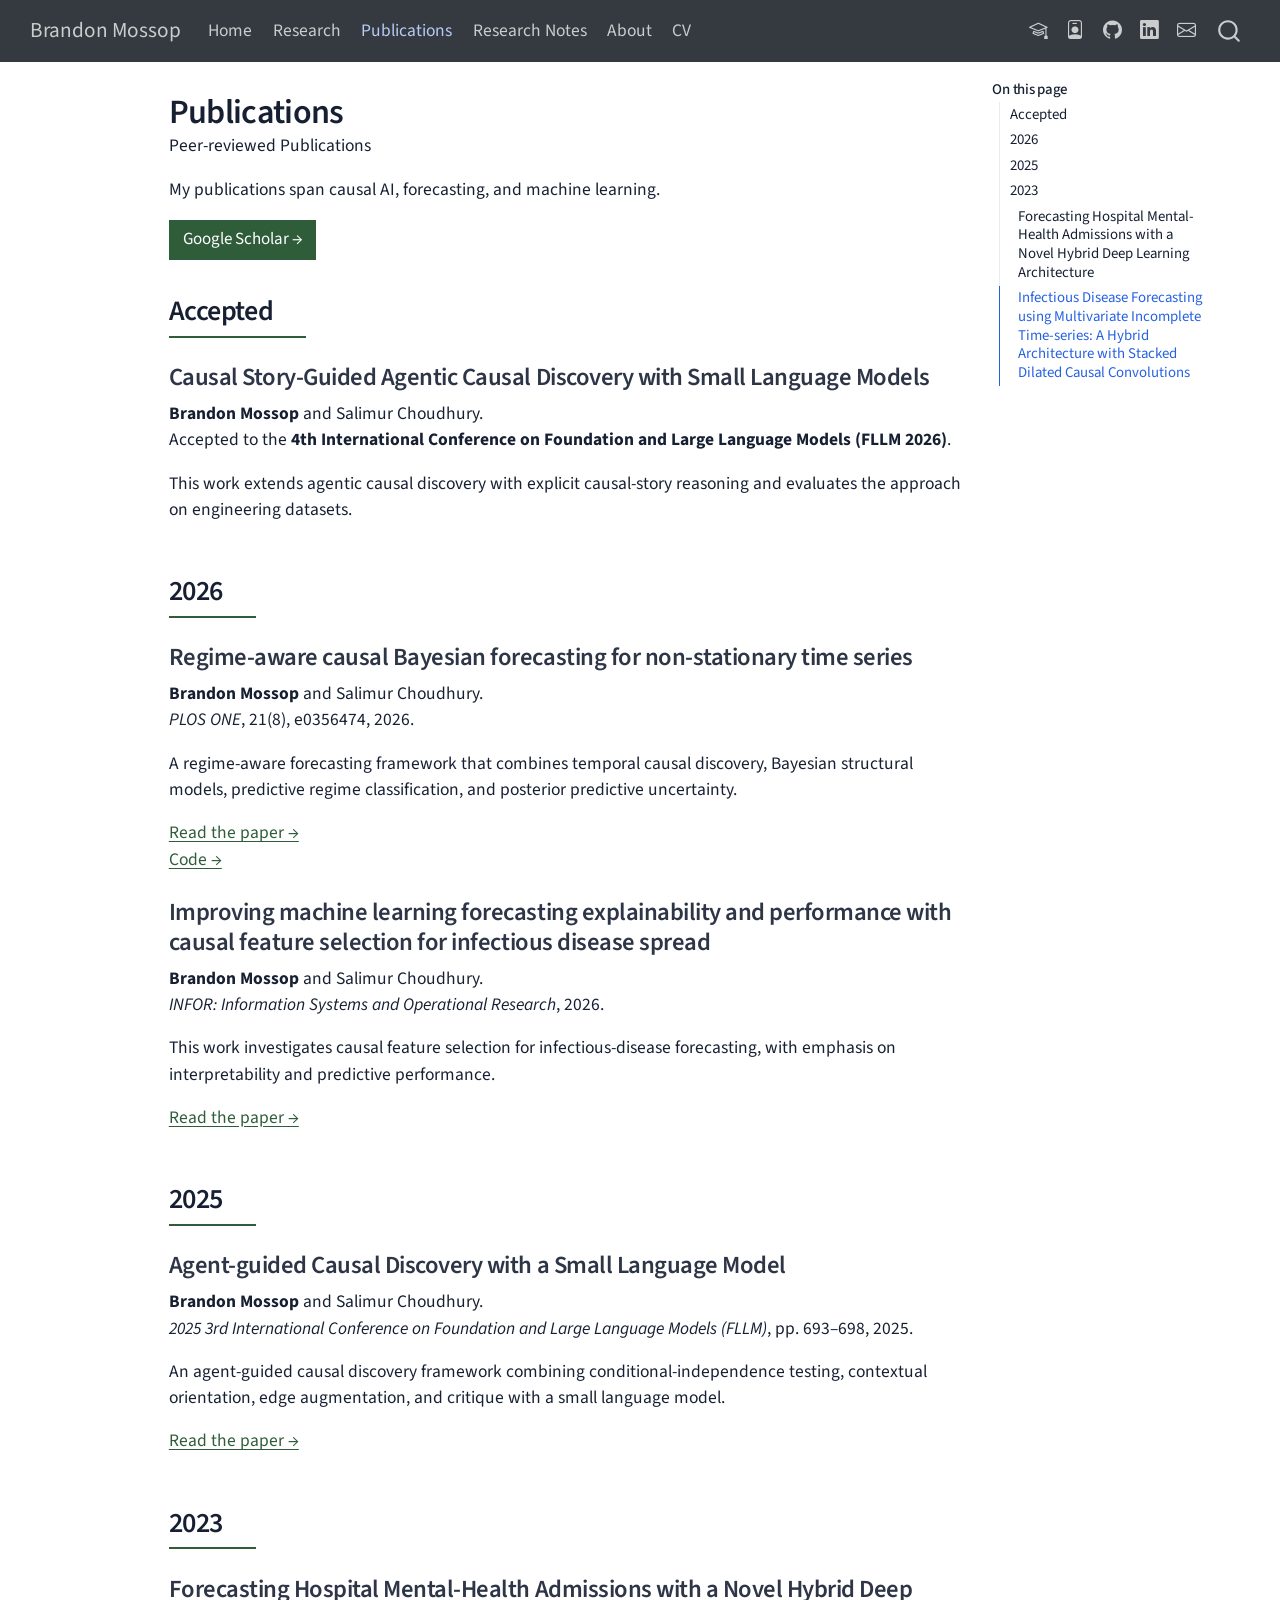
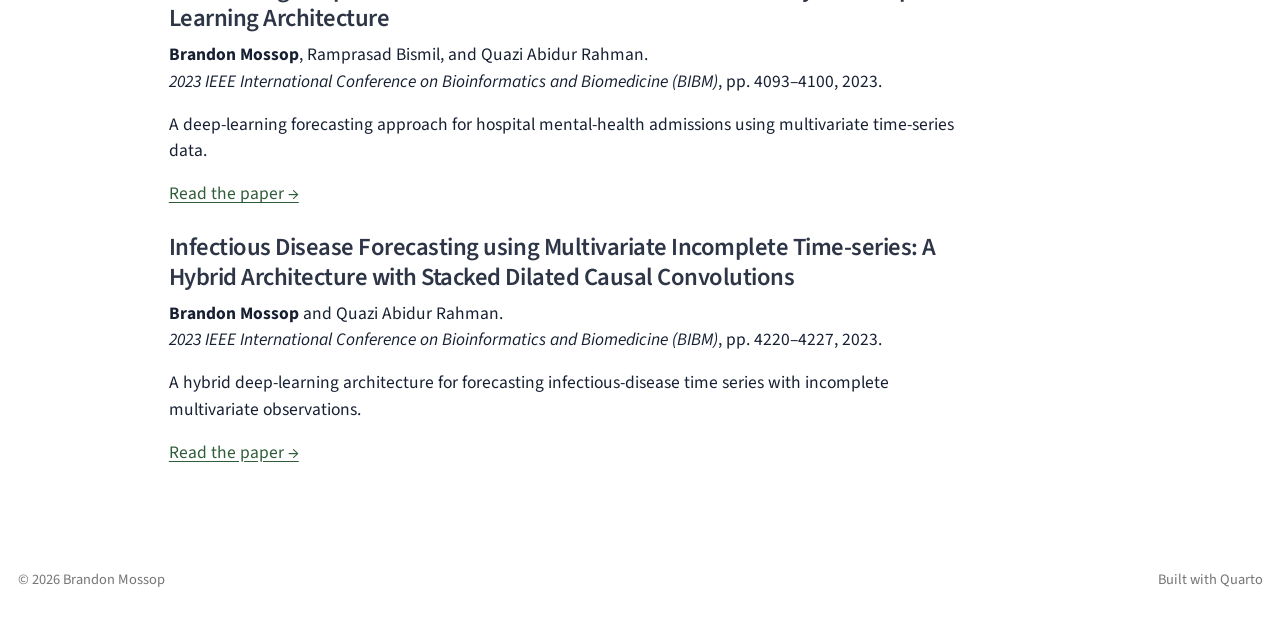
<file: publications.html>
<!DOCTYPE html>
<html xmlns="http://www.w3.org/1999/xhtml" lang="en" xml:lang="en"><head>

<meta charset="utf-8">
<meta name="generator" content="quarto-1.10.18">

<meta name="viewport" content="width=device-width, initial-scale=1.0, user-scalable=yes">

<meta name="description" content="Peer-reviewed Publications">

<title>Publications – Brandon Mossop</title>
<style>
/* Default styles provided by pandoc.
** See https://pandoc.org/MANUAL.html#variables-for-html for config info.
*/
span.smallcaps{font-variant: small-caps;}
div.columns{display: flex; gap: 1.5em;}
div.column{flex: auto;}
@media screen {
div.columns{gap: min(4vw, 1.5em);}
div.column{overflow-x: auto;}
}
div.hanging-indent{margin-left: 1.5em; text-indent: -1.5em;}
ul.task-list{list-style: none;}
ul.task-list li input[type="checkbox"] {
  width: 0.8em;
  margin: 0 0.8em 0.2em -1em; /* quarto-specific, see https://github.com/quarto-dev/quarto-cli/issues/4556 */ 
  vertical-align: middle;
}
</style>


<script src="site_libs/quarto-nav/quarto-nav.js"></script>
<script src="site_libs/quarto-nav/headroom.min.js"></script>
<script src="site_libs/clipboard/clipboard.min.js"></script>
<script src="site_libs/quarto-search/autocomplete.umd.js"></script>
<script src="site_libs/quarto-search/fuse.min.js"></script>
<script src="site_libs/quarto-search/quarto-search.js"></script>
<meta name="quarto:offset" content="./">
<link href="./assets/personal-website-favicon.svg" rel="icon" type="image/svg+xml">
<script src="site_libs/quarto-html/quarto.js" type="module"></script>
<script src="site_libs/quarto-html/tabsets/tabsets.js" type="module"></script>
<script src="site_libs/quarto-html/popper.min.js"></script>
<script src="site_libs/quarto-html/tippy.umd.min.js"></script>
<script src="site_libs/quarto-html/anchor.min.js"></script>
<link href="site_libs/quarto-html/tippy.css" rel="stylesheet">
<link href="site_libs/quarto-html/quarto-syntax-highlighting-64a204ab8560d761af7679ceaba22944.css" rel="stylesheet" id="quarto-text-highlighting-styles">
<script src="site_libs/bootstrap/bootstrap.min.js"></script>
<link href="site_libs/bootstrap/bootstrap-icons.css" rel="stylesheet">
<link href="site_libs/bootstrap/bootstrap-1f8d4a1018e3d80cd5e6419dd02652f1.min.css" rel="stylesheet" append-hash="true" id="quarto-bootstrap" data-mode="light">
<script id="quarto-search-options" type="application/json">{
  "location": "navbar",
  "copy-button": false,
  "collapse-after": 3,
  "panel-placement": "end",
  "type": "overlay",
  "limit": 50,
  "keyboard-shortcut": [
    "f",
    "/",
    "s"
  ],
  "show-item-context": false,
  "language": {
    "search-no-results-text": "No results",
    "search-matching-documents-text": "matching documents",
    "search-copy-link-title": "Copy link to search",
    "search-hide-matches-text": "Hide additional matches",
    "search-more-match-text": "more match in this document",
    "search-more-matches-text": "more matches in this document",
    "search-clear-button-title": "Clear",
    "search-text-placeholder": "",
    "search-detached-cancel-button-title": "Cancel",
    "search-submit-button-title": "Submit",
    "search-label": "Search"
  }
}</script>
<style>html{ scroll-behavior: smooth; }</style>


<link rel="stylesheet" href="styles.css">
</head>

<body class="nav-fixed quarto-light">

<div id="quarto-search-results"></div>
  <header id="quarto-header" class="headroom fixed-top">
    <nav class="navbar navbar-expand-lg " data-bs-theme="dark">
      <div class="navbar-container container-fluid">
      <div class="navbar-brand-container mx-auto">
    <a class="navbar-brand" href="./index.html">
    <span class="navbar-title">Brandon Mossop</span>
    </a>
  </div>
            <div id="quarto-search" class="" title="Search"></div>
          <button class="navbar-toggler" type="button" data-bs-toggle="collapse" data-bs-target="#navbarCollapse" aria-controls="navbarCollapse" role="menu" aria-expanded="false" aria-label="Toggle navigation" onclick="if (window.quartoToggleHeadroom) { window.quartoToggleHeadroom(); }">
  <span class="navbar-toggler-icon"></span>
</button>
          <div class="collapse navbar-collapse" id="navbarCollapse">
            <ul class="navbar-nav navbar-nav-scroll me-auto">
  <li class="nav-item">
    <a class="nav-link" href="./index.html"> 
<span class="menu-text">Home</span></a>
  </li>  
  <li class="nav-item">
    <a class="nav-link" href="./research.html"> 
<span class="menu-text">Research</span></a>
  </li>  
  <li class="nav-item">
    <a class="nav-link active" href="./publications.html" aria-current="page"> 
<span class="menu-text">Publications</span></a>
  </li>  
  <li class="nav-item">
    <a class="nav-link" href="./posts/index.html"> 
<span class="menu-text">Research Notes</span></a>
  </li>  
  <li class="nav-item">
    <a class="nav-link" href="./about.html"> 
<span class="menu-text">About</span></a>
  </li>  
  <li class="nav-item">
    <a class="nav-link" href="./cv.html"> 
<span class="menu-text">CV</span></a>
  </li>  
</ul>
            <ul class="navbar-nav navbar-nav-scroll ms-auto">
  <li class="nav-item compact">
    <a class="nav-link" href="https://scholar.google.com/citations?user=MAJ99A8AAAAJ&amp;hl=en&amp;oi=ao" target="_blank"> <i class="bi bi-mortarboard" role="img" aria-label="Google Scholar">
</i> 
<span class="menu-text"></span></a>
  </li>  
  <li class="nav-item compact">
    <a class="nav-link" href="https://orcid.org/0009-0000-6017-8079" target="_blank"> <i class="bi bi-person-badge" role="img" aria-label="ORCID">
</i> 
<span class="menu-text"></span></a>
  </li>  
  <li class="nav-item compact">
    <a class="nav-link" href="https://github.com/bdmossop" target="_blank"> <i class="bi bi-github" role="img" aria-label="GitHub">
</i> 
<span class="menu-text"></span></a>
  </li>  
  <li class="nav-item compact">
    <a class="nav-link" href="https://www.linkedin.com/in/brandon-mossop-1a27b799/" target="_blank"> <i class="bi bi-linkedin" role="img" aria-label="LinkedIn">
</i> 
<span class="menu-text"></span></a>
  </li>  
  <li class="nav-item compact">
    <a class="nav-link" href="mailto:brandon.mossop@queensu.ca"> <i class="bi bi-envelope" role="img" aria-label="Email Brandon Mossop">
</i> 
<span class="menu-text"></span></a>
  </li>  
</ul>
          </div> <!-- /navcollapse -->
            <div class="quarto-navbar-tools">
</div>
      </div> <!-- /container-fluid -->
    </nav>
</header>
<!-- content -->
<div id="quarto-content" class="quarto-container page-columns page-rows-contents page-layout-article page-navbar">
<!-- sidebar -->
<!-- margin-sidebar -->
    <div id="quarto-margin-sidebar" class="sidebar margin-sidebar">
        <nav id="TOC" role="doc-toc" class="toc-active">
    <h2 id="toc-title">On this page</h2>
   
  <ul>
  <li><a href="#accepted" id="toc-accepted" class="nav-link active" data-scroll-target="#accepted">Accepted</a>
  <ul class="collapse">
  <li><a href="#causal-story-guided-agentic-causal-discovery-with-small-language-models" id="toc-causal-story-guided-agentic-causal-discovery-with-small-language-models" class="nav-link" data-scroll-target="#causal-story-guided-agentic-causal-discovery-with-small-language-models">Causal Story-Guided Agentic Causal Discovery with Small Language Models</a></li>
  </ul></li>
  <li><a href="#section" id="toc-section" class="nav-link" data-scroll-target="#section">2026</a>
  <ul class="collapse">
  <li><a href="#regime-aware-causal-bayesian-forecasting-for-non-stationary-time-series" id="toc-regime-aware-causal-bayesian-forecasting-for-non-stationary-time-series" class="nav-link" data-scroll-target="#regime-aware-causal-bayesian-forecasting-for-non-stationary-time-series">Regime-aware causal Bayesian forecasting for non-stationary time series</a></li>
  <li><a href="#improving-machine-learning-forecasting-explainability-and-performance-with-causal-feature-selection-for-infectious-disease-spread" id="toc-improving-machine-learning-forecasting-explainability-and-performance-with-causal-feature-selection-for-infectious-disease-spread" class="nav-link" data-scroll-target="#improving-machine-learning-forecasting-explainability-and-performance-with-causal-feature-selection-for-infectious-disease-spread">Improving machine learning forecasting explainability and performance with causal feature selection for infectious disease spread</a></li>
  </ul></li>
  <li><a href="#section-1" id="toc-section-1" class="nav-link" data-scroll-target="#section-1">2025</a>
  <ul class="collapse">
  <li><a href="#agent-guided-causal-discovery-with-a-small-language-model" id="toc-agent-guided-causal-discovery-with-a-small-language-model" class="nav-link" data-scroll-target="#agent-guided-causal-discovery-with-a-small-language-model">Agent-guided Causal Discovery with a Small Language Model</a></li>
  </ul></li>
  <li><a href="#section-2" id="toc-section-2" class="nav-link" data-scroll-target="#section-2">2023</a>
  <ul class="collapse">
  <li><a href="#forecasting-hospital-mental-health-admissions-with-a-novel-hybrid-deep-learning-architecture" id="toc-forecasting-hospital-mental-health-admissions-with-a-novel-hybrid-deep-learning-architecture" class="nav-link" data-scroll-target="#forecasting-hospital-mental-health-admissions-with-a-novel-hybrid-deep-learning-architecture">Forecasting Hospital Mental-Health Admissions with a Novel Hybrid Deep Learning Architecture</a></li>
  <li><a href="#infectious-disease-forecasting-using-multivariate-incomplete-time-series-a-hybrid-architecture-with-stacked-dilated-causal-convolutions" id="toc-infectious-disease-forecasting-using-multivariate-incomplete-time-series-a-hybrid-architecture-with-stacked-dilated-causal-convolutions" class="nav-link" data-scroll-target="#infectious-disease-forecasting-using-multivariate-incomplete-time-series-a-hybrid-architecture-with-stacked-dilated-causal-convolutions">Infectious Disease Forecasting using Multivariate Incomplete Time-series: A Hybrid Architecture with Stacked Dilated Causal Convolutions</a></li>
  </ul></li>
  </ul>
</nav>
    </div>
<!-- main -->
<main class="content" id="quarto-document-content">

<header id="title-block-header" class="quarto-title-block default">
<div class="quarto-title">
<h1 class="title">Publications</h1>
</div>

<div>
  <div class="description">
    Peer-reviewed Publications
  </div>
</div>


<div class="quarto-title-meta">

    
  
    
  </div>
  


</header>


<p>My publications span causal AI, forecasting, and machine learning.</p>
<p><a href="https://scholar.google.com/citations?user=MAJ99A8AAAAJ&amp;hl=en&amp;oi=ao" class="btn btn-primary" target="_blank">Google Scholar →</a></p>
<section id="accepted" class="level2">
<h2 class="anchored" data-anchor-id="accepted">Accepted</h2>
<section id="causal-story-guided-agentic-causal-discovery-with-small-language-models" class="level3">
<h3 class="anchored" data-anchor-id="causal-story-guided-agentic-causal-discovery-with-small-language-models">Causal Story-Guided Agentic Causal Discovery with Small Language Models</h3>
<p><strong>Brandon Mossop</strong> and Salimur Choudhury.<br>
Accepted to the <strong>4th International Conference on Foundation and Large Language Models (FLLM 2026)</strong>.</p>
<p>This work extends agentic causal discovery with explicit causal-story reasoning and evaluates the approach on engineering datasets.</p>
</section>
</section>
<section id="section" class="level2">
<h2 class="anchored" data-anchor-id="section">2026</h2>
<section id="regime-aware-causal-bayesian-forecasting-for-non-stationary-time-series" class="level3">
<h3 class="anchored" data-anchor-id="regime-aware-causal-bayesian-forecasting-for-non-stationary-time-series">Regime-aware causal Bayesian forecasting for non-stationary time series</h3>
<p><strong>Brandon Mossop</strong> and Salimur Choudhury.<br>
<em>PLOS ONE</em>, 21(8), e0356474, 2026.</p>
<p>A regime-aware forecasting framework that combines temporal causal discovery, Bayesian structural models, predictive regime classification, and posterior predictive uncertainty.</p>
<p><a href="https://doi.org/10.1371/journal.pone.0356474" class="pub-link" target="_blank">Read the paper →</a><br>
<a href="https://github.com/bdmossop/CaReBayes" class="pub-link" target="_blank">Code →</a></p>
</section>
<section id="improving-machine-learning-forecasting-explainability-and-performance-with-causal-feature-selection-for-infectious-disease-spread" class="level3">
<h3 class="anchored" data-anchor-id="improving-machine-learning-forecasting-explainability-and-performance-with-causal-feature-selection-for-infectious-disease-spread">Improving machine learning forecasting explainability and performance with causal feature selection for infectious disease spread</h3>
<p><strong>Brandon Mossop</strong> and Salimur Choudhury.<br>
<em>INFOR: Information Systems and Operational Research</em>, 2026.</p>
<p>This work investigates causal feature selection for infectious-disease forecasting, with emphasis on interpretability and predictive performance.</p>
<p><a href="https://doi.org/10.1080/03155986.2026.2719323" class="pub-link" target="_blank">Read the paper →</a></p>
</section>
</section>
<section id="section-1" class="level2">
<h2 class="anchored" data-anchor-id="section-1">2025</h2>
<section id="agent-guided-causal-discovery-with-a-small-language-model" class="level3">
<h3 class="anchored" data-anchor-id="agent-guided-causal-discovery-with-a-small-language-model">Agent-guided Causal Discovery with a Small Language Model</h3>
<p><strong>Brandon Mossop</strong> and Salimur Choudhury.<br>
<em>2025 3rd International Conference on Foundation and Large Language Models (FLLM)</em>, pp.&nbsp;693–698, 2025.</p>
<p>An agent-guided causal discovery framework combining conditional-independence testing, contextual orientation, edge augmentation, and critique with a small language model.</p>
<p><a href="https://doi.org/10.1109/FLLM67465.2025.11391103" class="pub-link" target="_blank">Read the paper →</a></p>
</section>
</section>
<section id="section-2" class="level2">
<h2 class="anchored" data-anchor-id="section-2">2023</h2>
<section id="forecasting-hospital-mental-health-admissions-with-a-novel-hybrid-deep-learning-architecture" class="level3">
<h3 class="anchored" data-anchor-id="forecasting-hospital-mental-health-admissions-with-a-novel-hybrid-deep-learning-architecture">Forecasting Hospital Mental-Health Admissions with a Novel Hybrid Deep Learning Architecture</h3>
<p><strong>Brandon Mossop</strong>, Ramprasad Bismil, and Quazi Abidur Rahman.<br>
<em>2023 IEEE International Conference on Bioinformatics and Biomedicine (BIBM)</em>, pp.&nbsp;4093–4100, 2023.</p>
<p>A deep-learning forecasting approach for hospital mental-health admissions using multivariate time-series data.</p>
<p><a href="https://doi.org/10.1109/BIBM58861.2023.10385786" class="pub-link" target="_blank">Read the paper →</a></p>
</section>
<section id="infectious-disease-forecasting-using-multivariate-incomplete-time-series-a-hybrid-architecture-with-stacked-dilated-causal-convolutions" class="level3">
<h3 class="anchored" data-anchor-id="infectious-disease-forecasting-using-multivariate-incomplete-time-series-a-hybrid-architecture-with-stacked-dilated-causal-convolutions">Infectious Disease Forecasting using Multivariate Incomplete Time-series: A Hybrid Architecture with Stacked Dilated Causal Convolutions</h3>
<p><strong>Brandon Mossop</strong> and Quazi Abidur Rahman.<br>
<em>2023 IEEE International Conference on Bioinformatics and Biomedicine (BIBM)</em>, pp.&nbsp;4220–4227, 2023.</p>
<p>A hybrid deep-learning architecture for forecasting infectious-disease time series with incomplete multivariate observations.</p>
<p><a href="https://doi.org/10.1109/BIBM58861.2023.10385253" class="pub-link" target="_blank">Read the paper →</a></p>


</section>
</section>

<a onclick="window.scrollTo(0, 0); return false;" role="button" id="quarto-back-to-top"><i class="bi bi-arrow-up"></i> Back to top</a></main> <!-- /main -->
<script id="quarto-html-after-body" type="application/javascript">
  window.document.addEventListener("DOMContentLoaded", function (event) {
    const icon = "";
    const anchorJS = new window.AnchorJS();
    anchorJS.options = {
      placement: 'right',
      icon: icon
    };
    anchorJS.add('.anchored');
    const isCodeAnnotation = (el) => {
      for (const clz of el.classList) {
        if (clz.startsWith('code-annotation-')) {                     
          return true;
        }
      }
      return false;
    }
    const onCopySuccess = function(e) {
      // button target
      const button = e.trigger;
      // don't keep focus
      button.blur();
      // flash "checked"
      button.classList.add('code-copy-button-checked');
      var currentTitle = button.getAttribute("title");
      button.setAttribute("title", "Copied!");
      let tooltip;
      if (window.bootstrap) {
        button.setAttribute("data-bs-toggle", "tooltip");
        button.setAttribute("data-bs-placement", "left");
        button.setAttribute("data-bs-title", "Copied!");
        tooltip = new bootstrap.Tooltip(button, 
          { trigger: "manual", 
            customClass: "code-copy-button-tooltip",
            offset: [0, -8]});
        tooltip.show();    
      }
      setTimeout(function() {
        if (tooltip) {
          tooltip.hide();
          button.removeAttribute("data-bs-title");
          button.removeAttribute("data-bs-toggle");
          button.removeAttribute("data-bs-placement");
        }
        button.setAttribute("title", currentTitle);
        button.classList.remove('code-copy-button-checked');
      }, 1000);
      // clear code selection
      e.clearSelection();
    }
    const getTextToCopy = function(trigger) {
      const outerScaffold = trigger.parentElement.cloneNode(true);
      const codeEl = outerScaffold.querySelector('code');
      for (const childEl of codeEl.children) {
        if (isCodeAnnotation(childEl)) {
          childEl.remove();
        }
      }
      return codeEl.innerText;
    }
    const clipboard = new window.ClipboardJS('.code-copy-button:not([data-in-quarto-modal])', {
      text: getTextToCopy
    });
    clipboard.on('success', onCopySuccess);
    if (window.document.getElementById('quarto-embedded-source-code-modal')) {
      const clipboardModal = new window.ClipboardJS('.code-copy-button[data-in-quarto-modal]', {
        text: getTextToCopy,
        container: window.document.getElementById('quarto-embedded-source-code-modal')
      });
      clipboardModal.on('success', onCopySuccess);
    }
      var localhostRegex = new RegExp(/^(?:http|https):\/\/localhost\:?[0-9]*\//);
      var mailtoRegex = new RegExp(/^mailto:/);
        var filterRegex = new RegExp("https:\/\/brandonmossop\.com");
      var isInternal = (href) => {
          return filterRegex.test(href) || localhostRegex.test(href) || mailtoRegex.test(href);
      }
      // Inspect non-navigation links and adorn them if external
     var links = window.document.querySelectorAll('a[href]:not(.nav-link):not(.navbar-brand):not(.toc-action):not(.sidebar-link):not(.sidebar-item-toggle):not(.pagination-link):not(.no-external):not([aria-hidden]):not(.dropdown-item):not(.quarto-navigation-tool):not(.about-link)');
      for (var i=0; i<links.length; i++) {
        const link = links[i];
        if (!isInternal(link.href)) {
          // undo the damage that might have been done by quarto-nav.js in the case of
          // links that we want to consider external
          if (link.dataset.originalHref !== undefined) {
            link.href = link.dataset.originalHref;
          }
            // target, if specified
            link.setAttribute("target", "_blank");
            if (link.getAttribute("rel") === null) {
              link.setAttribute("rel", "noopener");
            }
        }
      }
    function tippyHover(el, contentFn, onTriggerFn, onUntriggerFn) {
      const config = {
        allowHTML: true,
        maxWidth: 500,
        delay: 100,
        arrow: false,
        appendTo: function(el) {
            return el.parentElement;
        },
        interactive: true,
        interactiveBorder: 10,
        theme: 'quarto',
        placement: 'bottom-start',
      };
      if (contentFn) {
        config.content = contentFn;
      }
      if (onTriggerFn) {
        config.onTrigger = onTriggerFn;
      }
      if (onUntriggerFn) {
        config.onUntrigger = onUntriggerFn;
      }
      window.tippy(el, config); 
    }
    const noterefs = window.document.querySelectorAll('a[role="doc-noteref"]');
    for (var i=0; i<noterefs.length; i++) {
      const ref = noterefs[i];
      tippyHover(ref, function() {
        // use id or data attribute instead here
        let href = ref.getAttribute('data-footnote-href') || ref.getAttribute('href');
        try { href = new URL(href).hash; } catch {}
        const id = href.replace(/^#\/?/, "");
        const note = window.document.getElementById(id);
        if (note) {
          return note.innerHTML;
        } else {
          return "";
        }
      });
    }
    const xrefs = window.document.querySelectorAll('a.quarto-xref');
    const processXRef = (id, note) => {
      // Strip column container classes
      const stripColumnClz = (el) => {
        el.classList.remove("page-full", "page-columns");
        if (el.children) {
          for (const child of el.children) {
            stripColumnClz(child);
          }
        }
      }
      stripColumnClz(note)
      if (id === null || id.startsWith('sec-')) {
        // Special case sections, only their first couple elements
        const container = document.createElement("div");
        if (note.children && note.children.length > 2) {
          container.appendChild(note.children[0].cloneNode(true));
          for (let i = 1; i < note.children.length; i++) {
            const child = note.children[i];
            if (child.tagName === "P" && child.innerText === "") {
              continue;
            } else {
              container.appendChild(child.cloneNode(true));
              break;
            }
          }
          if (window.Quarto?.typesetMath) {
            window.Quarto.typesetMath(container);
          }
          return container.innerHTML
        } else {
          if (window.Quarto?.typesetMath) {
            window.Quarto.typesetMath(note);
          }
          return note.innerHTML;
        }
      } else {
        // Remove any anchor links if they are present
        const anchorLink = note.querySelector('a.anchorjs-link');
        if (anchorLink) {
          anchorLink.remove();
        }
        if (window.Quarto?.typesetMath) {
          window.Quarto.typesetMath(note);
        }
        if (note.classList.contains("callout")) {
          return note.outerHTML;
        } else {
          return note.innerHTML;
        }
      }
    }
    for (var i=0; i<xrefs.length; i++) {
      const xref = xrefs[i];
      tippyHover(xref, undefined, function(instance) {
        instance.disable();
        let url = xref.getAttribute('href');
        let hash = undefined; 
        if (url.startsWith('#')) {
          hash = url;
        } else {
          try { hash = new URL(url).hash; } catch {}
        }
        if (hash) {
          const id = hash.replace(/^#\/?/, "");
          const note = window.document.getElementById(id);
          if (note !== null) {
            try {
              const html = processXRef(id, note.cloneNode(true));
              instance.setContent(html);
            } finally {
              instance.enable();
              instance.show();
            }
          } else {
            // See if we can fetch this
            fetch(url.split('#')[0])
            .then(res => res.text())
            .then(html => {
              const parser = new DOMParser();
              const htmlDoc = parser.parseFromString(html, "text/html");
              const note = htmlDoc.getElementById(id);
              if (note !== null) {
                const html = processXRef(id, note);
                instance.setContent(html);
              } 
            }).finally(() => {
              instance.enable();
              instance.show();
            });
          }
        } else {
          // See if we can fetch a full url (with no hash to target)
          // This is a special case and we should probably do some content thinning / targeting
          fetch(url)
          .then(res => res.text())
          .then(html => {
            const parser = new DOMParser();
            const htmlDoc = parser.parseFromString(html, "text/html");
            const note = htmlDoc.querySelector('main.content');
            if (note !== null) {
              // This should only happen for chapter cross references
              // (since there is no id in the URL)
              // remove the first header
              if (note.children.length > 0 && note.children[0].tagName === "HEADER") {
                note.children[0].remove();
              }
              const html = processXRef(null, note);
              instance.setContent(html);
            } 
          }).finally(() => {
            instance.enable();
            instance.show();
          });
        }
      }, function(instance) {
      });
    }
        let selectedAnnoteEl;
        const selectorForAnnotation = ( cell, annotation) => {
          let cellAttr = 'data-code-cell="' + cell + '"';
          let lineAttr = 'data-code-annotation="' +  annotation + '"';
          const selector = 'span[' + cellAttr + '][' + lineAttr + ']';
          return selector;
        }
        const selectCodeLines = (annoteEl) => {
          const doc = window.document;
          const targetCell = annoteEl.getAttribute("data-target-cell");
          const targetAnnotation = annoteEl.getAttribute("data-target-annotation");
          const annoteSpan = window.document.querySelector(selectorForAnnotation(targetCell, targetAnnotation));
          const lines = annoteSpan.getAttribute("data-code-lines").split(",");
          const lineIds = lines.map((line) => {
            return targetCell + "-" + line;
          })
          let top = null;
          let height = null;
          let parent = null;
          if (lineIds.length > 0) {
              //compute the position of the single el (top and bottom and make a div)
              const el = window.document.getElementById(lineIds[0]);
              top = el.offsetTop;
              height = el.offsetHeight;
              parent = el.parentElement.parentElement;
            if (lineIds.length > 1) {
              const lastEl = window.document.getElementById(lineIds[lineIds.length - 1]);
              const bottom = lastEl.offsetTop + lastEl.offsetHeight;
              height = bottom - top;
            }
            if (top !== null && height !== null && parent !== null) {
              // cook up a div (if necessary) and position it 
              let div = window.document.getElementById("code-annotation-line-highlight");
              if (div === null) {
                div = window.document.createElement("div");
                div.setAttribute("id", "code-annotation-line-highlight");
                div.style.position = 'absolute';
                parent.appendChild(div);
              }
              div.style.top = top - 2 + "px";
              div.style.height = height + 4 + "px";
              div.style.left = 0;
              let gutterDiv = window.document.getElementById("code-annotation-line-highlight-gutter");
              if (gutterDiv === null) {
                gutterDiv = window.document.createElement("div");
                gutterDiv.setAttribute("id", "code-annotation-line-highlight-gutter");
                gutterDiv.style.position = 'absolute';
                const codeCell = window.document.getElementById(targetCell);
                const gutter = codeCell.querySelector('.code-annotation-gutter');
                gutter.appendChild(gutterDiv);
              }
              gutterDiv.style.top = top - 2 + "px";
              gutterDiv.style.height = height + 4 + "px";
            }
            selectedAnnoteEl = annoteEl;
          }
        };
        const unselectCodeLines = () => {
          const elementsIds = ["code-annotation-line-highlight", "code-annotation-line-highlight-gutter"];
          elementsIds.forEach((elId) => {
            const div = window.document.getElementById(elId);
            if (div) {
              div.remove();
            }
          });
          selectedAnnoteEl = undefined;
        };
          // Handle positioning of the toggle
      window.addEventListener(
        "resize",
        throttle(() => {
          elRect = undefined;
          if (selectedAnnoteEl) {
            selectCodeLines(selectedAnnoteEl);
          }
        }, 10)
      );
      function throttle(fn, ms) {
      let throttle = false;
      let timer;
        return (...args) => {
          if(!throttle) { // first call gets through
              fn.apply(this, args);
              throttle = true;
          } else { // all the others get throttled
              if(timer) clearTimeout(timer); // cancel #2
              timer = setTimeout(() => {
                fn.apply(this, args);
                timer = throttle = false;
              }, ms);
          }
        };
      }
        // Attach click handler to the DT
        const annoteDls = window.document.querySelectorAll('dt[data-target-cell]');
        for (const annoteDlNode of annoteDls) {
          annoteDlNode.addEventListener('click', (event) => {
            const clickedEl = event.target;
            if (clickedEl !== selectedAnnoteEl) {
              unselectCodeLines();
              const activeEl = window.document.querySelector('dt[data-target-cell].code-annotation-active');
              if (activeEl) {
                activeEl.classList.remove('code-annotation-active');
              }
              selectCodeLines(clickedEl);
              clickedEl.classList.add('code-annotation-active');
            } else {
              // Unselect the line
              unselectCodeLines();
              clickedEl.classList.remove('code-annotation-active');
            }
          });
        }
    const findCites = (el) => {
      const parentEl = el.parentElement;
      if (parentEl) {
        const cites = parentEl.dataset.cites;
        if (cites) {
          return {
            el,
            cites: cites.split(' ')
          };
        } else {
          return findCites(el.parentElement)
        }
      } else {
        return undefined;
      }
    };
    var bibliorefs = window.document.querySelectorAll('a[role="doc-biblioref"]');
    for (var i=0; i<bibliorefs.length; i++) {
      const ref = bibliorefs[i];
      const citeInfo = findCites(ref);
      if (citeInfo) {
        tippyHover(citeInfo.el, function() {
          var popup = window.document.createElement('div');
          citeInfo.cites.forEach(function(cite) {
            var citeDiv = window.document.createElement('div');
            citeDiv.classList.add('hanging-indent');
            citeDiv.classList.add('csl-entry');
            var biblioDiv = window.document.getElementById('ref-' + cite);
            if (biblioDiv) {
              citeDiv.innerHTML = biblioDiv.innerHTML;
            }
            popup.appendChild(citeDiv);
          });
          return popup.innerHTML;
        });
      }
    }
  });
  </script>
</div> <!-- /content -->
<footer class="footer">
  <div class="nav-footer">
    <div class="nav-footer-left">
<p>© 2026 Brandon Mossop</p>
</div>   
    <div class="nav-footer-center">
      &nbsp;
    </div>
    <div class="nav-footer-right">
<p>Built with Quarto</p>
</div>
  </div>
</footer>




<script src="site_libs/quarto-html/zenscroll-min.js"></script>
</body></html>
</file>
<file: site_libs/quarto-html/tippy.css>
.tippy-box[data-animation=fade][data-state=hidden]{opacity:0}[data-tippy-root]{max-width:calc(100vw - 10px)}.tippy-box{position:relative;background-color:#333;color:#fff;border-radius:4px;font-size:14px;line-height:1.4;white-space:normal;outline:0;transition-property:transform,visibility,opacity}.tippy-box[data-placement^=top]>.tippy-arrow{bottom:0}.tippy-box[data-placement^=top]>.tippy-arrow:before{bottom:-7px;left:0;border-width:8px 8px 0;border-top-color:initial;transform-origin:center top}.tippy-box[data-placement^=bottom]>.tippy-arrow{top:0}.tippy-box[data-placement^=bottom]>.tippy-arrow:before{top:-7px;left:0;border-width:0 8px 8px;border-bottom-color:initial;transform-origin:center bottom}.tippy-box[data-placement^=left]>.tippy-arrow{right:0}.tippy-box[data-placement^=left]>.tippy-arrow:before{border-width:8px 0 8px 8px;border-left-color:initial;right:-7px;transform-origin:center left}.tippy-box[data-placement^=right]>.tippy-arrow{left:0}.tippy-box[data-placement^=right]>.tippy-arrow:before{left:-7px;border-width:8px 8px 8px 0;border-right-color:initial;transform-origin:center right}.tippy-box[data-inertia][data-state=visible]{transition-timing-function:cubic-bezier(.54,1.5,.38,1.11)}.tippy-arrow{width:16px;height:16px;color:#333}.tippy-arrow:before{content:"";position:absolute;border-color:transparent;border-style:solid}.tippy-content{position:relative;padding:5px 9px;z-index:1}
</file>
<file: site_libs/quarto-html/quarto-syntax-highlighting-64a204ab8560d761af7679ceaba22944.css>
/* quarto syntax highlight colors */
:root {
  --quarto-hl-ot-color: #003B4F;
  --quarto-hl-at-color: #657422;
  --quarto-hl-ss-color: #20794D;
  --quarto-hl-an-color: #5E5E5E;
  --quarto-hl-fu-color: #4758AB;
  --quarto-hl-st-color: #20794D;
  --quarto-hl-cf-color: #003B4F;
  --quarto-hl-op-color: #5E5E5E;
  --quarto-hl-er-color: #AD0000;
  --quarto-hl-bn-color: #AD0000;
  --quarto-hl-al-color: #AD0000;
  --quarto-hl-va-color: #111111;
  --quarto-hl-bu-color: inherit;
  --quarto-hl-ex-color: inherit;
  --quarto-hl-pp-color: #AD0000;
  --quarto-hl-in-color: #5E5E5E;
  --quarto-hl-vs-color: #20794D;
  --quarto-hl-wa-color: #5E5E5E;
  --quarto-hl-do-color: #5E5E5E;
  --quarto-hl-im-color: #00769E;
  --quarto-hl-ch-color: #20794D;
  --quarto-hl-dt-color: #AD0000;
  --quarto-hl-fl-color: #AD0000;
  --quarto-hl-co-color: #5E5E5E;
  --quarto-hl-cv-color: #5E5E5E;
  --quarto-hl-cn-color: #8f5902;
  --quarto-hl-sc-color: #5E5E5E;
  --quarto-hl-dv-color: #AD0000;
  --quarto-hl-kw-color: #003B4F;
}

/* other quarto variables */
:root {
  --quarto-font-monospace: SFMono-Regular, Menlo, Monaco, Consolas, "Liberation Mono", "Courier New", monospace;
}

/* syntax highlight based on Pandoc's rules */
pre > code.sourceCode > span {
  color: #003B4F;
}

code.sourceCode > span {
  color: #003B4F;
}

div.sourceCode,
div.sourceCode pre.sourceCode {
  color: #003B4F;
}

/* Normal */
code span {
  color: #003B4F;
}

/* Alert */
code span.al {
  color: #AD0000;
  font-style: inherit;
}

/* Annotation */
code span.an {
  color: #5E5E5E;
  font-style: inherit;
}

/* Attribute */
code span.at {
  color: #657422;
  font-style: inherit;
}

/* BaseN */
code span.bn {
  color: #AD0000;
  font-style: inherit;
}

/* BuiltIn */
code span.bu {
  font-style: inherit;
}

/* ControlFlow */
code span.cf {
  color: #003B4F;
  font-weight: bold;
  font-style: inherit;
}

/* Char */
code span.ch {
  color: #20794D;
  font-style: inherit;
}

/* Constant */
code span.cn {
  color: #8f5902;
  font-style: inherit;
}

/* Comment */
code span.co {
  color: #5E5E5E;
  font-style: inherit;
}

/* CommentVar */
code span.cv {
  color: #5E5E5E;
  font-style: italic;
}

/* Documentation */
code span.do {
  color: #5E5E5E;
  font-style: italic;
}

/* DataType */
code span.dt {
  color: #AD0000;
  font-style: inherit;
}

/* DecVal */
code span.dv {
  color: #AD0000;
  font-style: inherit;
}

/* Error */
code span.er {
  color: #AD0000;
  font-style: inherit;
}

/* Extension */
code span.ex {
  font-style: inherit;
}

/* Float */
code span.fl {
  color: #AD0000;
  font-style: inherit;
}

/* Function */
code span.fu {
  color: #4758AB;
  font-style: inherit;
}

/* Import */
code span.im {
  color: #00769E;
  font-style: inherit;
}

/* Information */
code span.in {
  color: #5E5E5E;
  font-style: inherit;
}

/* Keyword */
code span.kw {
  color: #003B4F;
  font-weight: bold;
  font-style: inherit;
}

/* Operator */
code span.op {
  color: #5E5E5E;
  font-style: inherit;
}

/* Other */
code span.ot {
  color: #003B4F;
  font-style: inherit;
}

/* Preprocessor */
code span.pp {
  color: #AD0000;
  font-style: inherit;
}

/* SpecialChar */
code span.sc {
  color: #5E5E5E;
  font-style: inherit;
}

/* SpecialString */
code span.ss {
  color: #20794D;
  font-style: inherit;
}

/* String */
code span.st {
  color: #20794D;
  font-style: inherit;
}

/* Variable */
code span.va {
  color: #111111;
  font-style: inherit;
}

/* VerbatimString */
code span.vs {
  color: #20794D;
  font-style: inherit;
}

/* Warning */
code span.wa {
  color: #5E5E5E;
  font-style: italic;
}

.prevent-inlining {
  content: "</";
}

/*# sourceMappingURL=9d8d5bb603a83b8298b89080a598c93b.css.map */
</file>
<file: styles.css>
:root {
  --ink: #172033;
  --muted: #667085;
  --line: #dfe5df;

  --evergreen: #2f5d3a;
  --evergreen-dark: #24492d;
  --evergreen-soft: #f1f6f2;

  --trunk: #7a5a3a;
  --trunk-dark: #5f452d;
  --trunk-soft: #f7f3ee;

  --paper: #ffffff;
  --soft: #f8faf8;

  --accent: var(--evergreen);
  --accent-soft: var(--evergreen-soft);
}

body {
  color: var(--ink);
  font-size: 1.03rem;
}

.navbar {
  box-shadow: 0 1px 0 rgba(255, 255, 255, .1);
}

/* -------------------------
  hero alignment
   ------------------------- */

.hero {
  padding: 2rem 0 4.5rem;
  max-width: 1500px;
  margin: 0 auto;
  text-align: center;
}

.hero-logo {
  display: block;
  width: 100%;
  max-width: 1500px;
  height: auto;
  margin: 0 auto 2.75rem;
}

.hero h1 {
  font-size: clamp(2.8rem, 6vw, 5.2rem);
  line-height: 1.03;
  letter-spacing: -0.045em;
  max-width: 950px;
  margin: 0 auto 1.5rem;
  text-align: left;
}

.hero p {
  max-width: 820px;
  font-size: 1.25rem;
  color: var(--muted);
  line-height: 1.75;
  margin: 0 auto;
  text-align: left;
}
  
  .hero-kicker {
    max-width: 950px;
    font-size: .78rem;
    font-weight: 700;
    letter-spacing: .16em;
    color: var(--accent);
    margin: 0 auto 1.15rem;
  }

/* -------------------------
   Research cards
   ------------------------- */

.research-card {
  border: 1px solid var(--line);
  border-radius: 14px;
  padding: 1.5rem;
  background: var(--paper);
  box-shadow: 0 4px 16px rgba(16, 24, 40, .04);
  transition:
    transform .15s ease,
    box-shadow .15s ease,
    background-color .15s ease,
    border-color .15s ease;
}

.research-card:hover {
  transform: translateY(-2px);
  background: var(--evergreen-soft);
  border-color: #c9d8cc;
  box-shadow: 0 8px 24px rgba(16, 24, 40, .07);
}

.research-card h3 {
  margin-top: 0;
  color: var(--evergreen-dark);
}

/* -------------------------
   Page styling
   ------------------------- */

.quarto-title-banner {
  background: linear-gradient(135deg, #f7f9fc 0%, #eef2ff 100%);
}

h1,
h2,
h3 {
  letter-spacing: -0.02em;
}

h2 {
  margin-top: 3rem;
  padding-bottom: .4rem;
  border-bottom: 2px solid var(--evergreen);
  width: fit-content;
}

a {
  color: var(--evergreen);
  text-underline-offset: 3px;
}

a:hover {
  color: var(--evergreen-dark);
}

.btn-primary {
  background: var(--accent);
  border-color: var(--accent);
}

.pub-link {
  margin-right: .8rem;
}

blockquote {
  border-left: 3px solid var(--accent);
  background: var(--accent-soft);
  padding: 1rem 1.25rem;
  border-radius: 0 10px 10px 0;
}

/* -------------------------
   Responsive / mobile
   ------------------------- */

@media (max-width: 850px) {
  .card-grid {
    grid-template-columns: 1fr;
  }

  .hero {
    padding: 1.5rem 0 2.5rem;
  }

  .hero-logo {
    width: 100%;
    margin-bottom: 1.5rem;
  }

  .hero h1 {
    font-size: clamp(2.3rem, 10vw, 3.5rem);
  }

  .hero p {
    font-size: 1.1rem;
  }

  .hero-kicker {
    font-size: .7rem;
    letter-spacing: .12em;
  }
}

/* Homepage hero buttons */

.hero .btn-primary {
  background-color: transparent;
  border-color: var(--evergreen);
  color: var(--trunk);
}

.hero .btn-primary:hover {
  background-color: var(--evergreen-dark);
  border-color: var(--evergreen-dark);
  color: #ffffff;
}

.hero .btn-outline-secondary {
  background-color: transparent;
  border-color: var(--trunk);
  color: var(--trunk);
}

.hero .btn-outline-secondary:hover {
  background-color: var(--trunk);
  border-color: var(--trunk);
  color: #ffffff;
}
</file>
